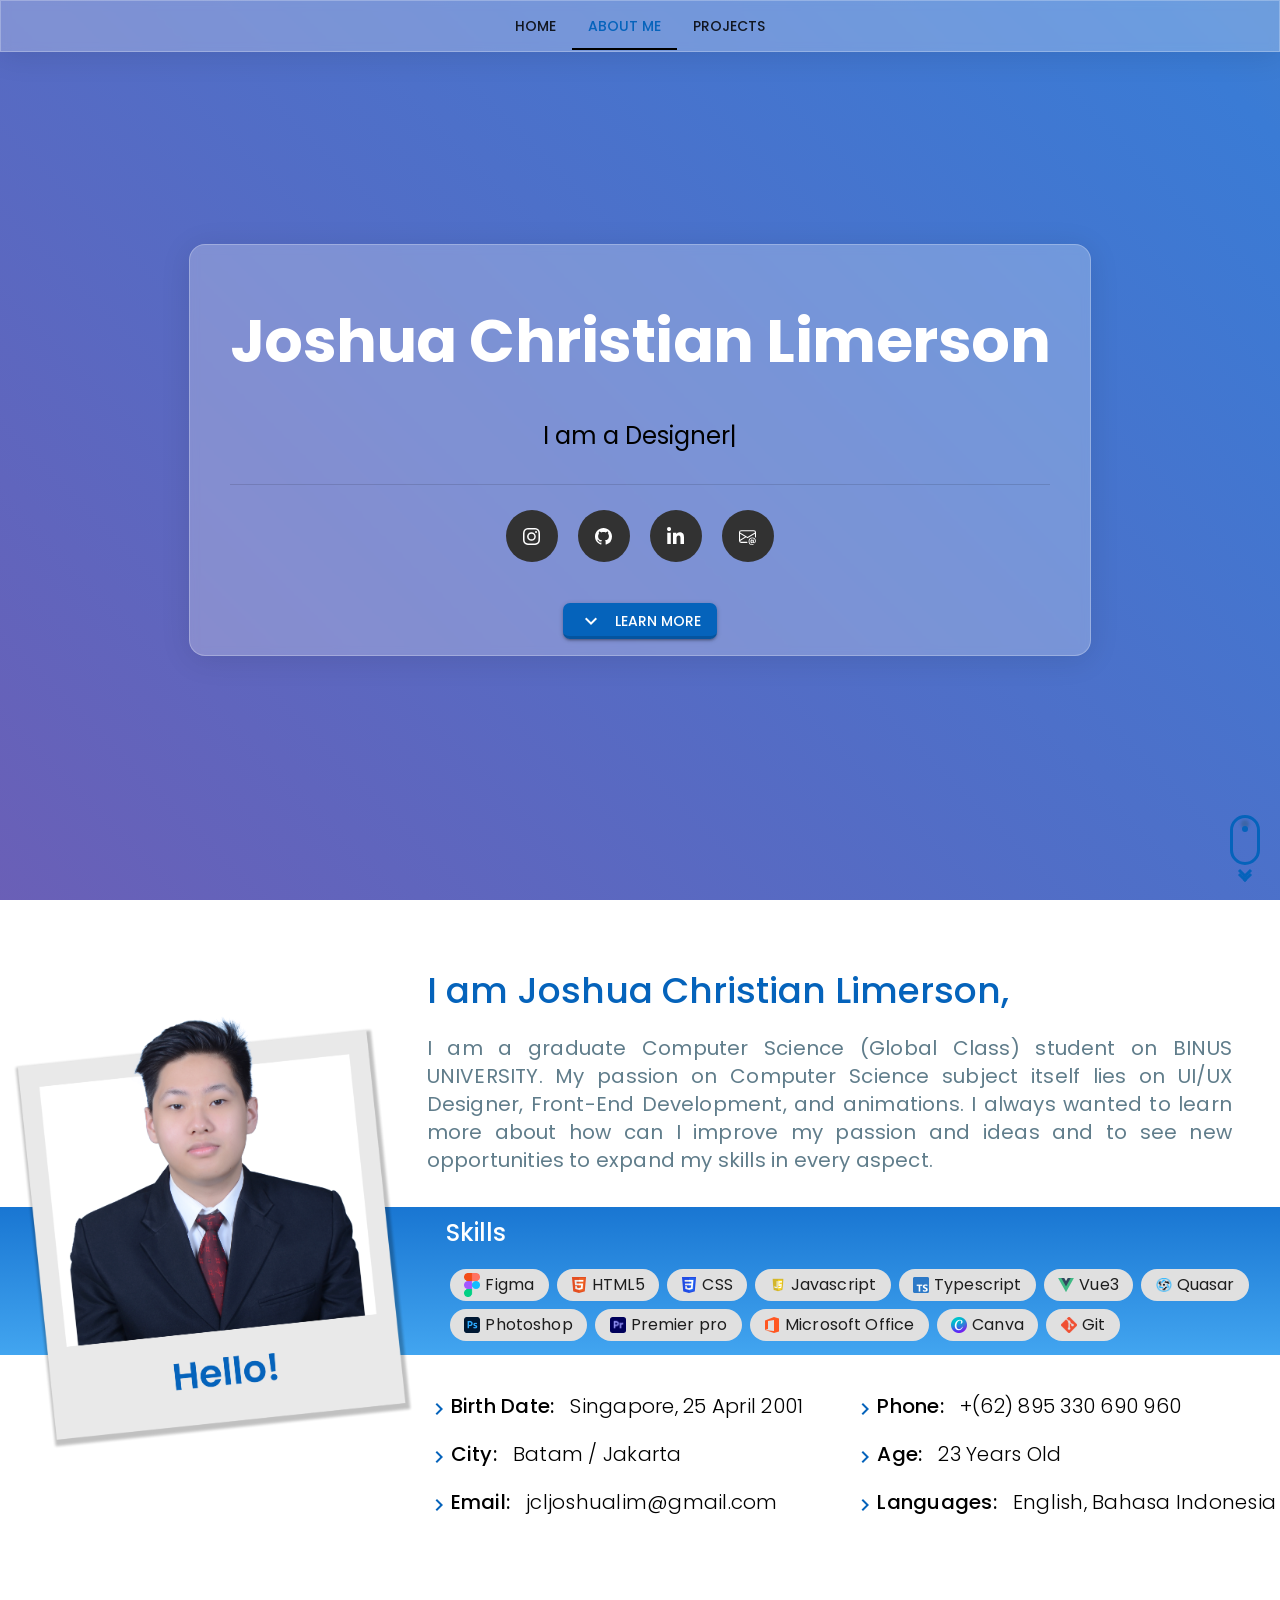
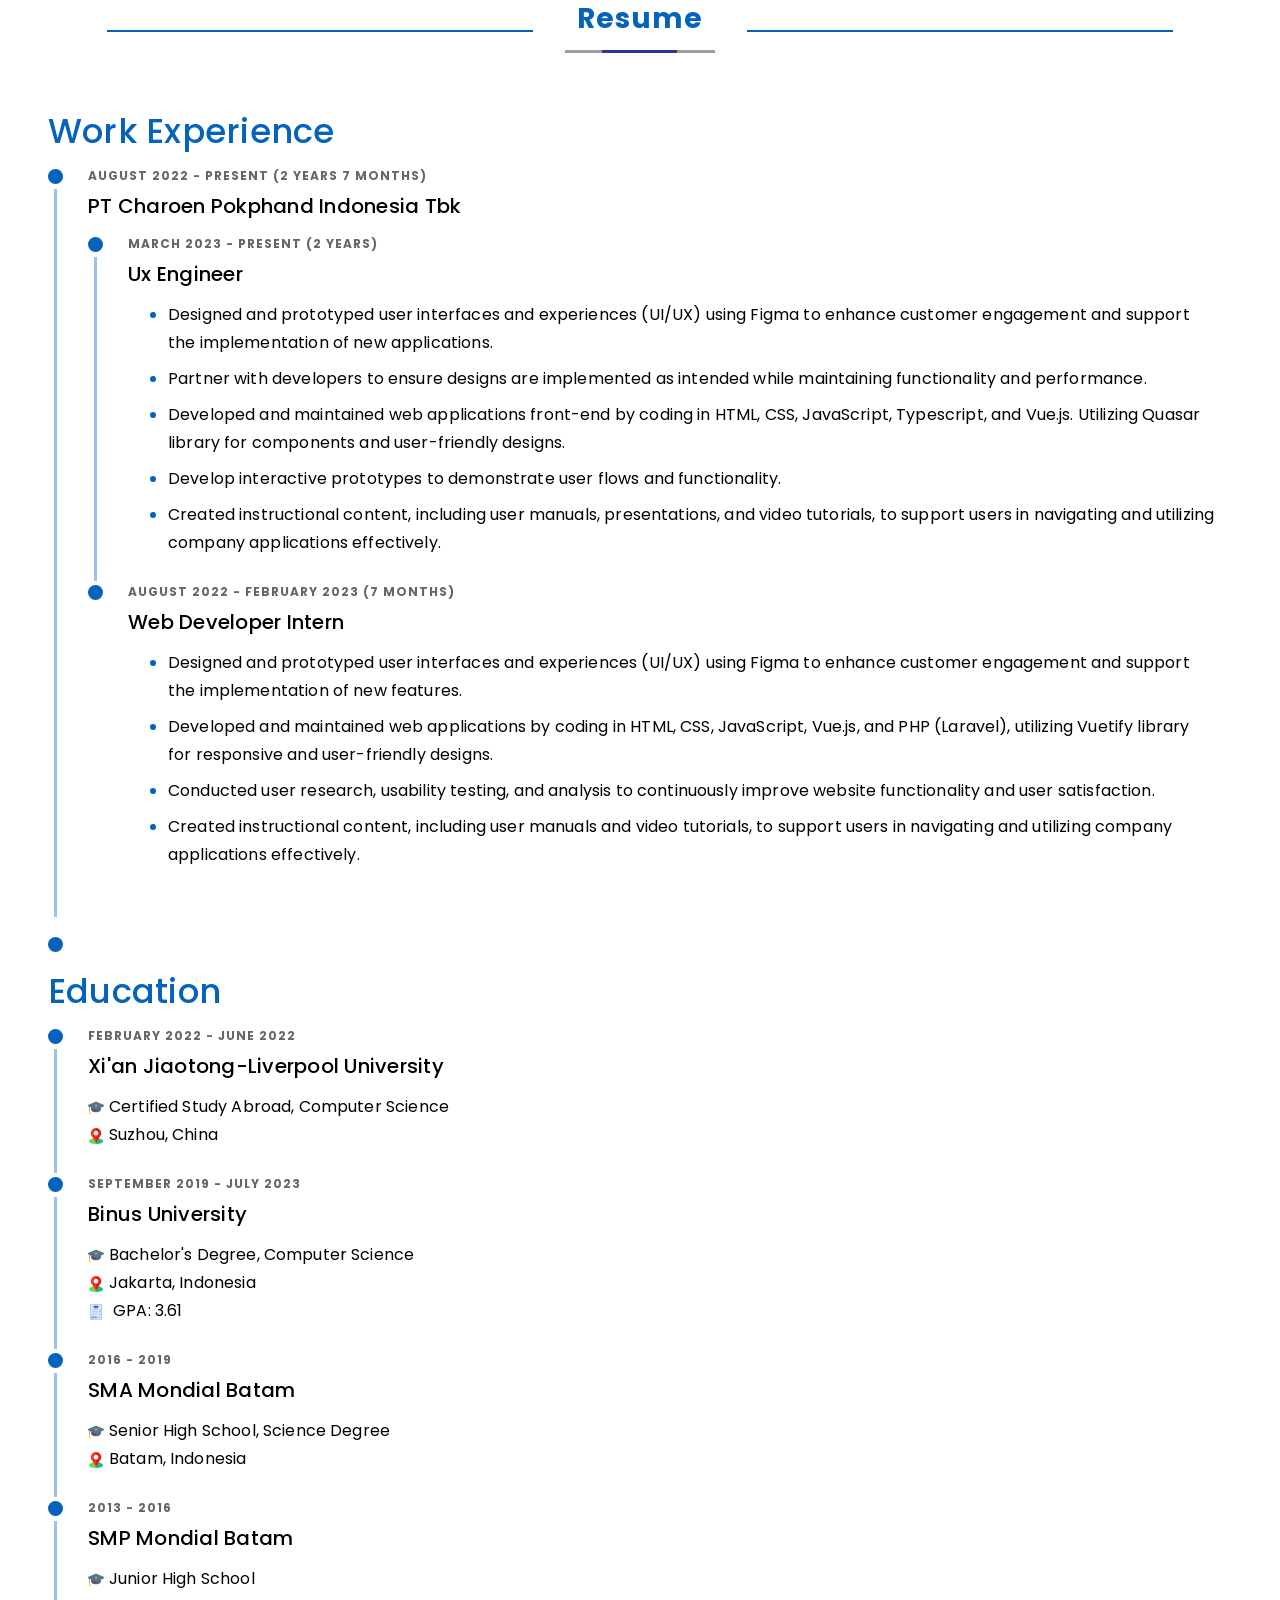
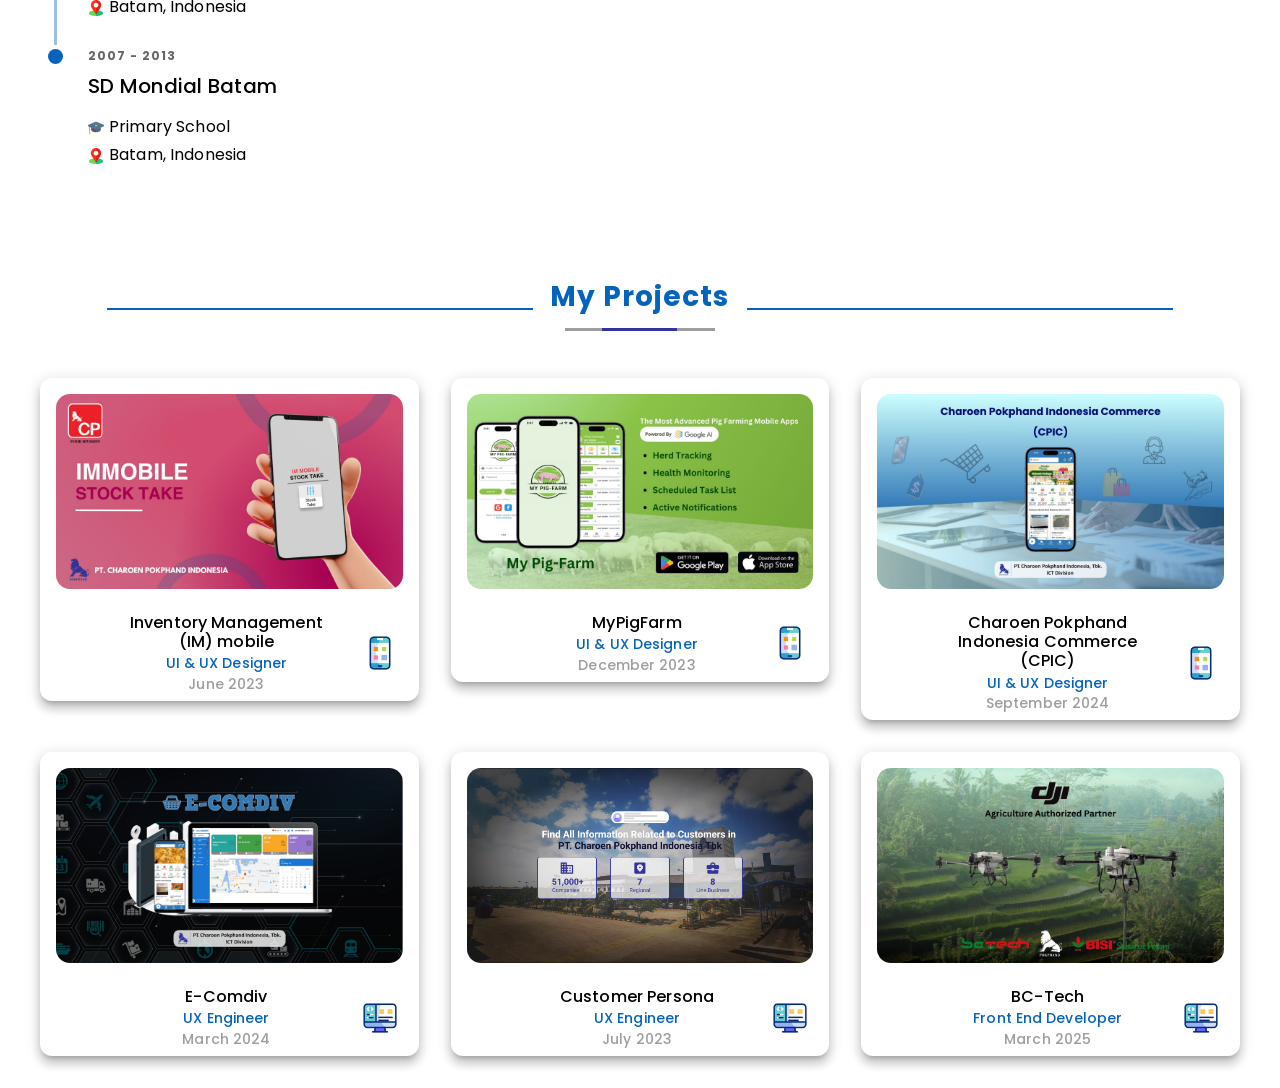
<file: index.html>
<!DOCTYPE html><html><head><title>Joshua Christian Limerson - Portfolio</title><meta charset=utf-8><meta content="" name=description><meta name=format-detection content="telephone=no"><meta name=msapplication-tap-highlight content=no><meta content="width=device-width,initial-scale=1" name=viewport><link rel=icon type=image/png sizes=128x128 href="[data-uri]"><link rel=icon type=image/png sizes=96x96 href="[data-uri]"><link rel=icon type=image/png sizes=32x32 href="[data-uri]"><link rel=icon type=image/png sizes=16x16 href="[data-uri]"><link rel=icon type=image/ico href="/assets/favicon.d861b446.ico"><link rel=stylesheet href="https://fonts.googleapis.com/css2?family=Poppins:wght@100;200;300;400;500;600;700&display=swap">  <script type="module" crossorigin src="/assets/index.465d105b.js"></script>
  <link rel="stylesheet" href="/assets/index.525ff4b1.css">
</head><body><div id=q-app></div></body></html>
</file>
<file: assets/index.525ff4b1.css>
@charset "UTF-8";@import"https://fonts.googleapis.com/css2?family=Poppins:wght@300;400;500;600;700&display=swap";@font-face{font-family:Roboto;font-style:normal;font-weight:100;src:url(/assets/KFOkCnqEu92Fr1MmgVxIIzQ.34e9582c.woff) format("woff")}@font-face{font-family:Roboto;font-style:normal;font-weight:300;src:url(/assets/KFOlCnqEu92Fr1MmSU5fBBc-.bf14c7d7.woff) format("woff")}@font-face{font-family:Roboto;font-style:normal;font-weight:400;src:url(/assets/KFOmCnqEu92Fr1Mu4mxM.f2abf7fb.woff) format("woff")}@font-face{font-family:Roboto;font-style:normal;font-weight:500;src:url(/assets/KFOlCnqEu92Fr1MmEU9fBBc-.9ce7f3ac.woff) format("woff")}@font-face{font-family:Roboto;font-style:normal;font-weight:700;src:url(/assets/KFOlCnqEu92Fr1MmWUlfBBc-.e0fd57c0.woff) format("woff")}@font-face{font-family:Roboto;font-style:normal;font-weight:900;src:url(/assets/KFOlCnqEu92Fr1MmYUtfBBc-.f6537e32.woff) format("woff")}@font-face{font-family:Material Icons;font-style:normal;font-weight:400;font-display:block;src:url(/assets/flUhRq6tzZclQEJ-Vdg-IuiaDsNcIhQ8tQ.4a4dbc62.woff2) format("woff2"),url(/assets/flUhRq6tzZclQEJ-Vdg-IuiaDsNa.fd84f88b.woff) format("woff")}.material-icons{font-family:Material Icons;font-weight:400;font-style:normal;display:inline-block;line-height:1;text-transform:none;letter-spacing:normal;word-wrap:normal;white-space:nowrap;direction:ltr;-webkit-font-smoothing:antialiased;text-rendering:optimizeLegibility;-moz-osx-font-smoothing:grayscale;font-feature-settings:"liga"}@keyframes bounce{0%,20%,53%,to{animation-timing-function:cubic-bezier(.215,.61,.355,1);transform:translateZ(0)}40%,43%{animation-timing-function:cubic-bezier(.755,.05,.855,.06);transform:translate3d(0,-30px,0) scaleY(1.1)}70%{animation-timing-function:cubic-bezier(.755,.05,.855,.06);transform:translate3d(0,-15px,0) scaleY(1.05)}80%{transition-timing-function:cubic-bezier(.215,.61,.355,1);transform:translateZ(0) scaleY(.95)}90%{transform:translate3d(0,-4px,0) scaleY(1.02)}}.bounce{animation-name:bounce;transform-origin:center bottom}@keyframes flash{0%,50%,to{opacity:1}25%,75%{opacity:0}}.flash{animation-name:flash}@keyframes flip{0%{transform:perspective(400px) scaleZ(1) translateZ(0) rotateY(-360deg);animation-timing-function:ease-out}40%{transform:perspective(400px) scaleZ(1) translateZ(150px) rotateY(-190deg);animation-timing-function:ease-out}50%{transform:perspective(400px) scaleZ(1) translateZ(150px) rotateY(-170deg);animation-timing-function:ease-in}80%{transform:perspective(400px) scale3d(.95,.95,.95) translateZ(0) rotateY(0);animation-timing-function:ease-in}to{transform:perspective(400px) scaleZ(1) translateZ(0) rotateY(0);animation-timing-function:ease-in}}.animated.flip{backface-visibility:visible;animation-name:flip}@keyframes headShake{0%{transform:translate(0)}6.5%{transform:translate(-6px) rotateY(-9deg)}18.5%{transform:translate(5px) rotateY(7deg)}31.5%{transform:translate(-3px) rotateY(-5deg)}43.5%{transform:translate(2px) rotateY(3deg)}50%{transform:translate(0)}}.headShake{animation-timing-function:ease-in-out;animation-name:headShake}@keyframes heartBeat{0%{transform:scale(1)}14%{transform:scale(1.3)}28%{transform:scale(1)}42%{transform:scale(1.3)}70%{transform:scale(1)}}.heartBeat{animation-name:heartBeat;animation-duration:calc(var(--animate-duration) * 1.3);animation-timing-function:ease-in-out}@keyframes hinge{0%{animation-timing-function:ease-in-out}20%,60%{transform:rotate3d(0,0,1,80deg);animation-timing-function:ease-in-out}40%,80%{transform:rotate3d(0,0,1,60deg);animation-timing-function:ease-in-out;opacity:1}to{transform:translate3d(0,700px,0);opacity:0}}.hinge{animation-duration:calc(var(--animate-duration) * 2);animation-name:hinge;transform-origin:top left}@keyframes jello{0%,11.1%,to{transform:translateZ(0)}22.2%{transform:skew(-12.5deg) skewY(-12.5deg)}33.3%{transform:skew(6.25deg) skewY(6.25deg)}44.4%{transform:skew(-3.125deg) skewY(-3.125deg)}55.5%{transform:skew(1.5625deg) skewY(1.5625deg)}66.6%{transform:skew(-.78125deg) skewY(-.78125deg)}77.7%{transform:skew(.390625deg) skewY(.390625deg)}88.8%{transform:skew(-.1953125deg) skewY(-.1953125deg)}}.jello{animation-name:jello;transform-origin:center}@keyframes pulse{0%{transform:scaleZ(1)}50%{transform:scale3d(1.05,1.05,1.05)}to{transform:scaleZ(1)}}.pulse{animation-name:pulse;animation-timing-function:ease-in-out}@keyframes rubberBand{0%{transform:scaleZ(1)}30%{transform:scale3d(1.25,.75,1)}40%{transform:scale3d(.75,1.25,1)}50%{transform:scale3d(1.15,.85,1)}65%{transform:scale3d(.95,1.05,1)}75%{transform:scale3d(1.05,.95,1)}to{transform:scaleZ(1)}}.rubberBand{animation-name:rubberBand}@keyframes shake{0%,to{transform:translateZ(0)}10%,30%,50%,70%,90%{transform:translate3d(-10px,0,0)}20%,40%,60%,80%{transform:translate3d(10px,0,0)}}.shake{animation-name:shake}@keyframes shakeX{0%,to{transform:translateZ(0)}10%,30%,50%,70%,90%{transform:translate3d(-10px,0,0)}20%,40%,60%,80%{transform:translate3d(10px,0,0)}}.shakeX{animation-name:shakeX}@keyframes shakeY{0%,to{transform:translateZ(0)}10%,30%,50%,70%,90%{transform:translate3d(0,-10px,0)}20%,40%,60%,80%{transform:translate3d(0,10px,0)}}.shakeY{animation-name:shakeY}@keyframes swing{20%{transform:rotate3d(0,0,1,15deg)}40%{transform:rotate3d(0,0,1,-10deg)}60%{transform:rotate3d(0,0,1,5deg)}80%{transform:rotate3d(0,0,1,-5deg)}to{transform:rotate3d(0,0,1,0)}}.swing{transform-origin:top center;animation-name:swing}@keyframes tada{0%{transform:scaleZ(1)}10%,20%{transform:scale3d(.9,.9,.9) rotate3d(0,0,1,-3deg)}30%,50%,70%,90%{transform:scale3d(1.1,1.1,1.1) rotate3d(0,0,1,3deg)}40%,60%,80%{transform:scale3d(1.1,1.1,1.1) rotate3d(0,0,1,-3deg)}to{transform:scaleZ(1)}}.tada{animation-name:tada}@keyframes wobble{0%{transform:translateZ(0)}15%{transform:translate3d(-25%,0,0) rotate3d(0,0,1,-5deg)}30%{transform:translate3d(20%,0,0) rotate3d(0,0,1,3deg)}45%{transform:translate3d(-15%,0,0) rotate3d(0,0,1,-3deg)}60%{transform:translate3d(10%,0,0) rotate3d(0,0,1,2deg)}75%{transform:translate3d(-5%,0,0) rotate3d(0,0,1,-1deg)}to{transform:translateZ(0)}}.wobble{animation-name:wobble}@keyframes backInDown{0%{transform:translateY(-1200px) scale(.7);opacity:.7}80%{transform:translateY(0) scale(.7);opacity:.7}to{transform:scale(1);opacity:1}}.backInDown{animation-name:backInDown}@keyframes backInLeft{0%{transform:translate(-2000px) scale(.7);opacity:.7}80%{transform:translate(0) scale(.7);opacity:.7}to{transform:scale(1);opacity:1}}.backInLeft{animation-name:backInLeft}@keyframes backInRight{0%{transform:translate(2000px) scale(.7);opacity:.7}80%{transform:translate(0) scale(.7);opacity:.7}to{transform:scale(1);opacity:1}}.backInRight{animation-name:backInRight}@keyframes backInUp{0%{transform:translateY(1200px) scale(.7);opacity:.7}80%{transform:translateY(0) scale(.7);opacity:.7}to{transform:scale(1);opacity:1}}.backInUp{animation-name:backInUp}@keyframes bounceIn{0%,20%,40%,60%,80%,to{animation-timing-function:cubic-bezier(.215,.61,.355,1)}0%{opacity:0;transform:scale3d(.3,.3,.3)}20%{transform:scale3d(1.1,1.1,1.1)}40%{transform:scale3d(.9,.9,.9)}60%{opacity:1;transform:scale3d(1.03,1.03,1.03)}80%{transform:scale3d(.97,.97,.97)}to{opacity:1;transform:scaleZ(1)}}.bounceIn{animation-duration:calc(var(--animate-duration) * .75);animation-name:bounceIn}@keyframes bounceInDown{0%,60%,75%,90%,to{animation-timing-function:cubic-bezier(.215,.61,.355,1)}0%{opacity:0;transform:translate3d(0,-3000px,0) scaleY(3)}60%{opacity:1;transform:translate3d(0,25px,0) scaleY(.9)}75%{transform:translate3d(0,-10px,0) scaleY(.95)}90%{transform:translate3d(0,5px,0) scaleY(.985)}to{transform:translateZ(0)}}.bounceInDown{animation-name:bounceInDown}@keyframes bounceInLeft{0%,60%,75%,90%,to{animation-timing-function:cubic-bezier(.215,.61,.355,1)}0%{opacity:0;transform:translate3d(-3000px,0,0) scaleX(3)}60%{opacity:1;transform:translate3d(25px,0,0) scaleX(1)}75%{transform:translate3d(-10px,0,0) scaleX(.98)}90%{transform:translate3d(5px,0,0) scaleX(.995)}to{transform:translateZ(0)}}.bounceInLeft{animation-name:bounceInLeft}@keyframes bounceInRight{0%,60%,75%,90%,to{animation-timing-function:cubic-bezier(.215,.61,.355,1)}0%{opacity:0;transform:translate3d(3000px,0,0) scaleX(3)}60%{opacity:1;transform:translate3d(-25px,0,0) scaleX(1)}75%{transform:translate3d(10px,0,0) scaleX(.98)}90%{transform:translate3d(-5px,0,0) scaleX(.995)}to{transform:translateZ(0)}}.bounceInRight{animation-name:bounceInRight}@keyframes bounceInUp{0%,60%,75%,90%,to{animation-timing-function:cubic-bezier(.215,.61,.355,1)}0%{opacity:0;transform:translate3d(0,3000px,0) scaleY(5)}60%{opacity:1;transform:translate3d(0,-20px,0) scaleY(.9)}75%{transform:translate3d(0,10px,0) scaleY(.95)}90%{transform:translate3d(0,-5px,0) scaleY(.985)}to{transform:translateZ(0)}}.bounceInUp{animation-name:bounceInUp}@keyframes fadeIn{0%{opacity:0}to{opacity:1}}.fadeIn{animation-name:fadeIn}@keyframes fadeInBottomLeft{0%{opacity:0;transform:translate3d(-100%,100%,0)}to{opacity:1;transform:translateZ(0)}}.fadeInBottomLeft{animation-name:fadeInBottomLeft}@keyframes fadeInBottomRight{0%{opacity:0;transform:translate3d(100%,100%,0)}to{opacity:1;transform:translateZ(0)}}.fadeInBottomRight{animation-name:fadeInBottomRight}@keyframes fadeInDown{0%{opacity:0;transform:translate3d(0,-100%,0)}to{opacity:1;transform:translateZ(0)}}.fadeInDown{animation-name:fadeInDown}@keyframes fadeInDownBig{0%{opacity:0;transform:translate3d(0,-2000px,0)}to{opacity:1;transform:translateZ(0)}}.fadeInDownBig{animation-name:fadeInDownBig}@keyframes fadeInLeft{0%{opacity:0;transform:translate3d(-100%,0,0)}to{opacity:1;transform:translateZ(0)}}.fadeInLeft{animation-name:fadeInLeft}@keyframes fadeInLeftBig{0%{opacity:0;transform:translate3d(-2000px,0,0)}to{opacity:1;transform:translateZ(0)}}.fadeInLeftBig{animation-name:fadeInLeftBig}@keyframes fadeInRight{0%{opacity:0;transform:translate3d(100%,0,0)}to{opacity:1;transform:translateZ(0)}}.fadeInRight{animation-name:fadeInRight}@keyframes fadeInRightBig{0%{opacity:0;transform:translate3d(2000px,0,0)}to{opacity:1;transform:translateZ(0)}}.fadeInRightBig{animation-name:fadeInRightBig}@keyframes fadeInTopLeft{0%{opacity:0;transform:translate3d(-100%,-100%,0)}to{opacity:1;transform:translateZ(0)}}.fadeInTopLeft{animation-name:fadeInTopLeft}@keyframes fadeInTopRight{0%{opacity:0;transform:translate3d(100%,-100%,0)}to{opacity:1;transform:translateZ(0)}}.fadeInTopRight{animation-name:fadeInTopRight}@keyframes fadeInUp{0%{opacity:0;transform:translate3d(0,100%,0)}to{opacity:1;transform:translateZ(0)}}.fadeInUp{animation-name:fadeInUp}@keyframes fadeInUpBig{0%{opacity:0;transform:translate3d(0,2000px,0)}to{opacity:1;transform:translateZ(0)}}.fadeInUpBig{animation-name:fadeInUpBig}@keyframes flipInX{0%{transform:perspective(400px) rotateX(90deg);animation-timing-function:ease-in;opacity:0}40%{transform:perspective(400px) rotateX(-20deg);animation-timing-function:ease-in}60%{transform:perspective(400px) rotateX(10deg);opacity:1}80%{transform:perspective(400px) rotateX(-5deg)}to{transform:perspective(400px)}}.flipInX{backface-visibility:visible!important;animation-name:flipInX}@keyframes flipInY{0%{transform:perspective(400px) rotateY(90deg);animation-timing-function:ease-in;opacity:0}40%{transform:perspective(400px) rotateY(-20deg);animation-timing-function:ease-in}60%{transform:perspective(400px) rotateY(10deg);opacity:1}80%{transform:perspective(400px) rotateY(-5deg)}to{transform:perspective(400px)}}.flipInY{backface-visibility:visible!important;animation-name:flipInY}@keyframes jackInTheBox{0%{opacity:0;transform:scale(.1) rotate(30deg);transform-origin:center bottom}50%{transform:rotate(-10deg)}70%{transform:rotate(3deg)}to{opacity:1;transform:scale(1)}}.jackInTheBox{animation-name:jackInTheBox}@keyframes lightSpeedInLeft{0%{transform:translate3d(-100%,0,0) skew(30deg);opacity:0}60%{transform:skew(-20deg);opacity:1}80%{transform:skew(5deg)}to{transform:translateZ(0)}}.lightSpeedInLeft{animation-name:lightSpeedInLeft;animation-timing-function:ease-out}@keyframes lightSpeedInRight{0%{transform:translate3d(100%,0,0) skew(-30deg);opacity:0}60%{transform:skew(20deg);opacity:1}80%{transform:skew(-5deg)}to{transform:translateZ(0)}}.lightSpeedInRight{animation-name:lightSpeedInRight;animation-timing-function:ease-out}@keyframes rollIn{0%{opacity:0;transform:translate3d(-100%,0,0) rotate3d(0,0,1,-120deg)}to{opacity:1;transform:translateZ(0)}}.rollIn{animation-name:rollIn}@keyframes rotateIn{0%{transform:rotate3d(0,0,1,-200deg);opacity:0}to{transform:translateZ(0);opacity:1}}.rotateIn{animation-name:rotateIn;transform-origin:center}@keyframes rotateInDownLeft{0%{transform:rotate3d(0,0,1,-45deg);opacity:0}to{transform:translateZ(0);opacity:1}}.rotateInDownLeft{animation-name:rotateInDownLeft;transform-origin:left bottom}@keyframes rotateInDownRight{0%{transform:rotate3d(0,0,1,45deg);opacity:0}to{transform:translateZ(0);opacity:1}}.rotateInDownRight{animation-name:rotateInDownRight;transform-origin:right bottom}@keyframes rotateInUpLeft{0%{transform:rotate3d(0,0,1,45deg);opacity:0}to{transform:translateZ(0);opacity:1}}.rotateInUpLeft{animation-name:rotateInUpLeft;transform-origin:left bottom}@keyframes rotateInUpRight{0%{transform:rotate3d(0,0,1,-90deg);opacity:0}to{transform:translateZ(0);opacity:1}}.rotateInUpRight{animation-name:rotateInUpRight;transform-origin:right bottom}@keyframes slideInDown{0%{transform:translate3d(0,-100%,0);visibility:visible}to{transform:translateZ(0)}}.slideInDown{animation-name:slideInDown}@keyframes slideInLeft{0%{transform:translate3d(-100%,0,0);visibility:visible}to{transform:translateZ(0)}}.slideInLeft{animation-name:slideInLeft}@keyframes slideInRight{0%{transform:translate3d(100%,0,0);visibility:visible}to{transform:translateZ(0)}}.slideInRight{animation-name:slideInRight}@keyframes slideInUp{0%{transform:translate3d(0,100%,0);visibility:visible}to{transform:translateZ(0)}}.slideInUp{animation-name:slideInUp}@keyframes zoomIn{0%{opacity:0;transform:scale3d(.3,.3,.3)}50%{opacity:1}}.zoomIn{animation-name:zoomIn}@keyframes zoomInDown{0%{opacity:0;transform:scale3d(.1,.1,.1) translate3d(0,-1000px,0);animation-timing-function:cubic-bezier(.55,.055,.675,.19)}60%{opacity:1;transform:scale3d(.475,.475,.475) translate3d(0,60px,0);animation-timing-function:cubic-bezier(.175,.885,.32,1)}}.zoomInDown{animation-name:zoomInDown}@keyframes zoomInLeft{0%{opacity:0;transform:scale3d(.1,.1,.1) translate3d(-1000px,0,0);animation-timing-function:cubic-bezier(.55,.055,.675,.19)}60%{opacity:1;transform:scale3d(.475,.475,.475) translate3d(10px,0,0);animation-timing-function:cubic-bezier(.175,.885,.32,1)}}.zoomInLeft{animation-name:zoomInLeft}@keyframes zoomInRight{0%{opacity:0;transform:scale3d(.1,.1,.1) translate3d(1000px,0,0);animation-timing-function:cubic-bezier(.55,.055,.675,.19)}60%{opacity:1;transform:scale3d(.475,.475,.475) translate3d(-10px,0,0);animation-timing-function:cubic-bezier(.175,.885,.32,1)}}.zoomInRight{animation-name:zoomInRight}@keyframes zoomInUp{0%{opacity:0;transform:scale3d(.1,.1,.1) translate3d(0,1000px,0);animation-timing-function:cubic-bezier(.55,.055,.675,.19)}60%{opacity:1;transform:scale3d(.475,.475,.475) translate3d(0,-60px,0);animation-timing-function:cubic-bezier(.175,.885,.32,1)}}.zoomInUp{animation-name:zoomInUp}@keyframes backOutDown{0%{transform:scale(1);opacity:1}20%{transform:translateY(0) scale(.7);opacity:.7}to{transform:translateY(700px) scale(.7);opacity:.7}}.backOutDown{animation-name:backOutDown}@keyframes backOutLeft{0%{transform:scale(1);opacity:1}20%{transform:translate(0) scale(.7);opacity:.7}to{transform:translate(-2000px) scale(.7);opacity:.7}}.backOutLeft{animation-name:backOutLeft}@keyframes backOutRight{0%{transform:scale(1);opacity:1}20%{transform:translate(0) scale(.7);opacity:.7}to{transform:translate(2000px) scale(.7);opacity:.7}}.backOutRight{animation-name:backOutRight}@keyframes backOutUp{0%{transform:scale(1);opacity:1}20%{transform:translateY(0) scale(.7);opacity:.7}to{transform:translateY(-700px) scale(.7);opacity:.7}}.backOutUp{animation-name:backOutUp}@keyframes bounceOut{20%{transform:scale3d(.9,.9,.9)}50%,55%{opacity:1;transform:scale3d(1.1,1.1,1.1)}to{opacity:0;transform:scale3d(.3,.3,.3)}}.bounceOut{animation-duration:calc(var(--animate-duration) * .75);animation-name:bounceOut}@keyframes bounceOutDown{20%{transform:translate3d(0,10px,0) scaleY(.985)}40%,45%{opacity:1;transform:translate3d(0,-20px,0) scaleY(.9)}to{opacity:0;transform:translate3d(0,2000px,0) scaleY(3)}}.bounceOutDown{animation-name:bounceOutDown}@keyframes bounceOutLeft{20%{opacity:1;transform:translate3d(20px,0,0) scaleX(.9)}to{opacity:0;transform:translate3d(-2000px,0,0) scaleX(2)}}.bounceOutLeft{animation-name:bounceOutLeft}@keyframes bounceOutRight{20%{opacity:1;transform:translate3d(-20px,0,0) scaleX(.9)}to{opacity:0;transform:translate3d(2000px,0,0) scaleX(2)}}.bounceOutRight{animation-name:bounceOutRight}@keyframes bounceOutUp{20%{transform:translate3d(0,-10px,0) scaleY(.985)}40%,45%{opacity:1;transform:translate3d(0,20px,0) scaleY(.9)}to{opacity:0;transform:translate3d(0,-2000px,0) scaleY(3)}}.bounceOutUp{animation-name:bounceOutUp}@keyframes fadeOut{0%{opacity:1}to{opacity:0}}.fadeOut{animation-name:fadeOut}@keyframes fadeOutBottomLeft{0%{opacity:1;transform:translateZ(0)}to{opacity:0;transform:translate3d(-100%,100%,0)}}.fadeOutBottomLeft{animation-name:fadeOutBottomLeft}@keyframes fadeOutBottomRight{0%{opacity:1;transform:translateZ(0)}to{opacity:0;transform:translate3d(100%,100%,0)}}.fadeOutBottomRight{animation-name:fadeOutBottomRight}@keyframes fadeOutDown{0%{opacity:1}to{opacity:0;transform:translate3d(0,100%,0)}}.fadeOutDown{animation-name:fadeOutDown}@keyframes fadeOutDownBig{0%{opacity:1}to{opacity:0;transform:translate3d(0,2000px,0)}}.fadeOutDownBig{animation-name:fadeOutDownBig}@keyframes fadeOutLeft{0%{opacity:1}to{opacity:0;transform:translate3d(-100%,0,0)}}.fadeOutLeft{animation-name:fadeOutLeft}@keyframes fadeOutLeftBig{0%{opacity:1}to{opacity:0;transform:translate3d(-2000px,0,0)}}.fadeOutLeftBig{animation-name:fadeOutLeftBig}@keyframes fadeOutRight{0%{opacity:1}to{opacity:0;transform:translate3d(100%,0,0)}}.fadeOutRight{animation-name:fadeOutRight}@keyframes fadeOutRightBig{0%{opacity:1}to{opacity:0;transform:translate3d(2000px,0,0)}}.fadeOutRightBig{animation-name:fadeOutRightBig}@keyframes fadeOutTopLeft{0%{opacity:1;transform:translateZ(0)}to{opacity:0;transform:translate3d(-100%,-100%,0)}}.fadeOutTopLeft{animation-name:fadeOutTopLeft}@keyframes fadeOutTopRight{0%{opacity:1;transform:translateZ(0)}to{opacity:0;transform:translate3d(100%,-100%,0)}}.fadeOutTopRight{animation-name:fadeOutTopRight}@keyframes fadeOutUp{0%{opacity:1}to{opacity:0;transform:translate3d(0,-100%,0)}}.fadeOutUp{animation-name:fadeOutUp}@keyframes fadeOutUpBig{0%{opacity:1}to{opacity:0;transform:translate3d(0,-2000px,0)}}.fadeOutUpBig{animation-name:fadeOutUpBig}@keyframes flipOutX{0%{transform:perspective(400px)}30%{transform:perspective(400px) rotateX(-20deg);opacity:1}to{transform:perspective(400px) rotateX(90deg);opacity:0}}.flipOutX{animation-duration:calc(var(--animate-duration) * .75);animation-name:flipOutX;backface-visibility:visible!important}@keyframes flipOutY{0%{transform:perspective(400px)}30%{transform:perspective(400px) rotateY(-15deg);opacity:1}to{transform:perspective(400px) rotateY(90deg);opacity:0}}.flipOutY{animation-duration:calc(var(--animate-duration) * .75);backface-visibility:visible!important;animation-name:flipOutY}@keyframes lightSpeedOutLeft{0%{opacity:1}to{transform:translate3d(-100%,0,0) skew(-30deg);opacity:0}}.lightSpeedOutLeft{animation-name:lightSpeedOutLeft;animation-timing-function:ease-in}@keyframes lightSpeedOutRight{0%{opacity:1}to{transform:translate3d(100%,0,0) skew(30deg);opacity:0}}.lightSpeedOutRight{animation-name:lightSpeedOutRight;animation-timing-function:ease-in}@keyframes rollOut{0%{opacity:1}to{opacity:0;transform:translate3d(100%,0,0) rotate3d(0,0,1,120deg)}}.rollOut{animation-name:rollOut}@keyframes rotateOut{0%{opacity:1}to{transform:rotate3d(0,0,1,200deg);opacity:0}}.rotateOut{animation-name:rotateOut;transform-origin:center}@keyframes rotateOutDownLeft{0%{opacity:1}to{transform:rotate3d(0,0,1,45deg);opacity:0}}.rotateOutDownLeft{animation-name:rotateOutDownLeft;transform-origin:left bottom}@keyframes rotateOutDownRight{0%{opacity:1}to{transform:rotate3d(0,0,1,-45deg);opacity:0}}.rotateOutDownRight{animation-name:rotateOutDownRight;transform-origin:right bottom}@keyframes rotateOutUpLeft{0%{opacity:1}to{transform:rotate3d(0,0,1,-45deg);opacity:0}}.rotateOutUpLeft{animation-name:rotateOutUpLeft;transform-origin:left bottom}@keyframes rotateOutUpRight{0%{opacity:1}to{transform:rotate3d(0,0,1,90deg);opacity:0}}.rotateOutUpRight{animation-name:rotateOutUpRight;transform-origin:right bottom}@keyframes slideOutDown{0%{transform:translateZ(0)}to{visibility:hidden;transform:translate3d(0,100%,0)}}.slideOutDown{animation-name:slideOutDown}@keyframes slideOutLeft{0%{transform:translateZ(0)}to{visibility:hidden;transform:translate3d(-100%,0,0)}}.slideOutLeft{animation-name:slideOutLeft}@keyframes slideOutRight{0%{transform:translateZ(0)}to{visibility:hidden;transform:translate3d(100%,0,0)}}.slideOutRight{animation-name:slideOutRight}@keyframes slideOutUp{0%{transform:translateZ(0)}to{visibility:hidden;transform:translate3d(0,-100%,0)}}.slideOutUp{animation-name:slideOutUp}@keyframes zoomOut{0%{opacity:1}50%{opacity:0;transform:scale3d(.3,.3,.3)}to{opacity:0}}.zoomOut{animation-name:zoomOut}@keyframes zoomOutDown{40%{opacity:1;transform:scale3d(.475,.475,.475) translate3d(0,-60px,0);animation-timing-function:cubic-bezier(.55,.055,.675,.19)}to{opacity:0;transform:scale3d(.1,.1,.1) translate3d(0,2000px,0);animation-timing-function:cubic-bezier(.175,.885,.32,1)}}.zoomOutDown{animation-name:zoomOutDown;transform-origin:center bottom}@keyframes zoomOutLeft{40%{opacity:1;transform:scale3d(.475,.475,.475) translate3d(42px,0,0)}to{opacity:0;transform:scale(.1) translate3d(-2000px,0,0)}}.zoomOutLeft{animation-name:zoomOutLeft;transform-origin:left center}@keyframes zoomOutRight{40%{opacity:1;transform:scale3d(.475,.475,.475) translate3d(-42px,0,0)}to{opacity:0;transform:scale(.1) translate3d(2000px,0,0)}}.zoomOutRight{animation-name:zoomOutRight;transform-origin:right center}@keyframes zoomOutUp{40%{opacity:1;transform:scale3d(.475,.475,.475) translate3d(0,60px,0);animation-timing-function:cubic-bezier(.55,.055,.675,.19)}to{opacity:0;transform:scale3d(.1,.1,.1) translate3d(0,-2000px,0);animation-timing-function:cubic-bezier(.175,.885,.32,1)}}.zoomOutUp{animation-name:zoomOutUp;transform-origin:center bottom}/*!
 * * Quasar Framework v2.16.6
 * * (c) 2015-present Razvan Stoenescu
 * * Released under the MIT License.
 * */*,*:before,*:after{box-sizing:inherit;-webkit-tap-highlight-color:transparent;-moz-tap-highlight-color:transparent}html,body,#q-app{width:100%;direction:ltr}body.platform-ios.within-iframe,body.platform-ios.within-iframe #q-app{width:100px;min-width:100%}html,body{margin:0;box-sizing:border-box}article,aside,details,figcaption,figure,footer,header,main,menu,nav,section,summary{display:block}abbr[title]{border-bottom:none;text-decoration:underline;-webkit-text-decoration:underline dotted;text-decoration:underline dotted}img{border-style:none}code,kbd,pre,samp{font-family:monospace,monospace;font-size:1em}hr{box-sizing:content-box;height:0;overflow:visible}button,input,optgroup,select,textarea{font:inherit;font-family:inherit;margin:0}optgroup{font-weight:700}button,input,select{overflow:visible;text-transform:none}button::-moz-focus-inner,input::-moz-focus-inner{border:0;padding:0}button:-moz-focusring,input:-moz-focusring{outline:1px dotted ButtonText}fieldset{padding:.35em .75em .625em}legend{box-sizing:border-box;color:inherit;display:table;max-width:100%;padding:0;white-space:normal}progress{vertical-align:baseline}textarea{overflow:auto}input[type=search]::-webkit-search-cancel-button,input[type=search]::-webkit-search-decoration{-webkit-appearance:none}.q-icon{line-height:1;width:1em;height:1em;flex-shrink:0;letter-spacing:normal;text-transform:none;white-space:nowrap;word-wrap:normal;direction:ltr;text-align:center;position:relative;box-sizing:content-box;fill:currentColor}.q-icon:before,.q-icon:after{width:100%;height:100%;display:flex!important;align-items:center;justify-content:center}.q-icon>svg,.q-icon>img{width:100%;height:100%}.q-icon,.material-icons,.material-icons-outlined,.material-icons-round,.material-icons-sharp,.material-symbols-outlined,.material-symbols-rounded,.material-symbols-sharp{-webkit-user-select:none;user-select:none;cursor:inherit;font-size:inherit;display:inline-flex;align-items:center;justify-content:center;vertical-align:middle}.q-panel{height:100%;width:100%}.q-panel>div{height:100%;width:100%}.q-panel-parent{overflow:hidden;position:relative}.q-loading-bar{position:fixed;z-index:9998;transition:transform .5s cubic-bezier(0,0,.2,1),opacity .5s;background:#f44336}.q-loading-bar--top{left:0;right:0;top:0;width:100%}.q-loading-bar--bottom{left:0;right:0;bottom:0;width:100%}.q-loading-bar--right{top:0;bottom:0;right:0;height:100%}.q-loading-bar--left{top:0;bottom:0;left:0;height:100%}.q-avatar{position:relative;vertical-align:middle;display:inline-block;border-radius:50%;font-size:48px;height:1em;width:1em}.q-avatar__content{font-size:.5em;line-height:.5em}.q-avatar__content,.q-avatar img:not(.q-icon):not(.q-img__image){border-radius:inherit;height:inherit;width:inherit}.q-avatar--square{border-radius:0}.q-badge{background-color:var(--q-primary);color:#fff;padding:2px 6px;border-radius:4px;font-size:12px;line-height:12px;min-height:12px;font-weight:400;vertical-align:baseline}.q-badge--single-line{white-space:nowrap}.q-badge--multi-line{word-break:break-all;word-wrap:break-word}.q-badge--floating{position:absolute;top:-4px;right:-3px;cursor:inherit}.q-badge--transparent{opacity:.8}.q-badge--outline{background-color:transparent;border:1px solid currentColor}.q-badge--rounded{border-radius:1em}.q-banner{min-height:54px;padding:8px 16px;background:#fff}.q-banner--top-padding{padding-top:14px}.q-banner__avatar{min-width:1px!important}.q-banner__avatar>.q-avatar{font-size:46px}.q-banner__avatar>.q-icon{font-size:40px}.q-banner__avatar:not(:empty)+.q-banner__content{padding-left:16px}.q-banner__actions.col-auto{padding-left:16px}.q-banner__actions.col-all .q-btn-item{margin:4px 0 0 4px}.q-banner--dense{min-height:32px;padding:8px}.q-banner--dense.q-banner--top-padding{padding-top:12px}.q-banner--dense .q-banner__avatar>.q-avatar,.q-banner--dense .q-banner__avatar>.q-icon{font-size:28px}.q-banner--dense .q-banner__avatar:not(:empty)+.q-banner__content{padding-left:8px}.q-banner--dense .q-banner__actions.col-auto{padding-left:8px}.q-bar{background:rgba(0,0,0,.2)}.q-bar>.q-icon{margin-left:2px}.q-bar>div,.q-bar>div+.q-icon{margin-left:8px}.q-bar>.q-btn{margin-left:2px}.q-bar>.q-icon:first-child,.q-bar>.q-btn:first-child,.q-bar>div:first-child{margin-left:0}.q-bar--standard{padding:0 12px;height:32px;font-size:18px}.q-bar--standard>div{font-size:16px}.q-bar--standard .q-btn{font-size:11px}.q-bar--dense{padding:0 8px;height:24px;font-size:14px}.q-bar--dense .q-btn{font-size:8px}.q-bar--dark{background:rgba(255,255,255,.15)}.q-breadcrumbs__el{color:inherit}.q-breadcrumbs__el-icon{font-size:125%}.q-breadcrumbs__el-icon--with-label{margin-right:8px}[dir=rtl] .q-breadcrumbs__separator .q-icon{transform:scaleX(-1)}.q-btn{display:inline-flex;flex-direction:column;align-items:stretch;position:relative;outline:0;border:0;vertical-align:middle;font-size:14px;line-height:1.715em;text-decoration:none;color:inherit;background:transparent;font-weight:500;text-transform:uppercase;text-align:center;width:auto;height:auto;cursor:default;padding:4px 16px;min-height:2.572em}.q-btn .q-icon,.q-btn .q-spinner{font-size:1.715em}.q-btn.disabled{opacity:.7!important}.q-btn:before{content:"";display:block;position:absolute;left:0;right:0;top:0;bottom:0;border-radius:inherit;box-shadow:0 1px 5px #0003,0 2px 2px #00000024,0 3px 1px -2px #0000001f}.q-btn--actionable{cursor:pointer}.q-btn--actionable.q-btn--standard:before{transition:box-shadow .3s cubic-bezier(.25,.8,.5,1)}.q-btn--actionable.q-btn--standard:active:before,.q-btn--actionable.q-btn--standard.q-btn--active:before{box-shadow:0 3px 5px -1px #0003,0 5px 8px #00000024,0 1px 14px #0000001f}.q-btn--no-uppercase{text-transform:none}.q-btn--rectangle{border-radius:3px}.q-btn--outline{background:transparent!important}.q-btn--outline:before{border:1px solid currentColor}.q-btn--push{border-radius:7px}.q-btn--push:before{border-bottom:3px solid rgba(0,0,0,.15)}.q-btn--push.q-btn--actionable{transition:transform .3s cubic-bezier(.25,.8,.5,1)}.q-btn--push.q-btn--actionable:before{transition:border-width .3s cubic-bezier(.25,.8,.5,1)}.q-btn--push.q-btn--actionable:active,.q-btn--push.q-btn--actionable.q-btn--active{transform:translateY(2px)}.q-btn--push.q-btn--actionable:active:before,.q-btn--push.q-btn--actionable.q-btn--active:before{border-bottom-width:0}.q-btn--rounded{border-radius:28px}.q-btn--round{border-radius:50%;padding:0;min-width:3em;min-height:3em}.q-btn--square{border-radius:0}.q-btn--flat:before,.q-btn--outline:before,.q-btn--unelevated:before{box-shadow:none}.q-btn--dense{padding:.285em;min-height:2em}.q-btn--dense.q-btn--round{padding:0;min-height:2.4em;min-width:2.4em}.q-btn--dense .on-left{margin-right:6px}.q-btn--dense .on-right{margin-left:6px}.q-btn--fab .q-icon,.q-btn--fab-mini .q-icon{font-size:24px}.q-btn--fab{padding:16px;min-height:56px;min-width:56px}.q-btn--fab .q-icon{margin:auto}.q-btn--fab-mini{padding:8px;min-height:40px;min-width:40px}.q-btn__content{transition:opacity .3s;z-index:0}.q-btn__content--hidden{opacity:0;pointer-events:none}.q-btn__progress{border-radius:inherit;z-index:0}.q-btn__progress-indicator{z-index:-1;transform:translate(-100%);background:rgba(255,255,255,.25)}.q-btn__progress--dark .q-btn__progress-indicator{background:rgba(0,0,0,.2)}.q-btn--flat .q-btn__progress-indicator,.q-btn--outline .q-btn__progress-indicator{opacity:.2;background:currentColor}.q-btn-dropdown--split .q-btn-dropdown__arrow-container{padding:0 4px}.q-btn-dropdown--split .q-btn-dropdown__arrow-container.q-btn--outline{border-left:1px solid currentColor}.q-btn-dropdown--split .q-btn-dropdown__arrow-container:not(.q-btn--outline){border-left:1px solid rgba(255,255,255,.3)}.q-btn-dropdown--simple *+.q-btn-dropdown__arrow{margin-left:8px}.q-btn-dropdown__arrow{transition:transform .28s}.q-btn-dropdown--current{flex-grow:1}.q-btn-group{border-radius:3px;box-shadow:0 1px 5px #0003,0 2px 2px #00000024,0 3px 1px -2px #0000001f;vertical-align:middle}.q-btn-group>.q-btn-item{border-radius:inherit;align-self:stretch}.q-btn-group>.q-btn-item:before{box-shadow:none}.q-btn-group>.q-btn-item .q-badge--floating{right:0}.q-btn-group>.q-btn-group{box-shadow:none}.q-btn-group>.q-btn-group:first-child>.q-btn:first-child{border-top-left-radius:inherit;border-bottom-left-radius:inherit}.q-btn-group>.q-btn-group:last-child>.q-btn:last-child{border-top-right-radius:inherit;border-bottom-right-radius:inherit}.q-btn-group>.q-btn-group:not(:first-child)>.q-btn:first-child:before{border-left:0}.q-btn-group>.q-btn-group:not(:last-child)>.q-btn:last-child:before{border-right:0}.q-btn-group>.q-btn-item:not(:last-child){border-top-right-radius:0;border-bottom-right-radius:0}.q-btn-group>.q-btn-item:not(:first-child){border-top-left-radius:0;border-bottom-left-radius:0}.q-btn-group>.q-btn-item.q-btn--standard:before{z-index:-1}.q-btn-group--push{border-radius:7px}.q-btn-group--push>.q-btn--push.q-btn--actionable{transform:none}.q-btn-group--push>.q-btn--push.q-btn--actionable .q-btn__content{transition:margin-top .3s cubic-bezier(.25,.8,.5,1),margin-bottom .3s cubic-bezier(.25,.8,.5,1)}.q-btn-group--push>.q-btn--push.q-btn--actionable:active .q-btn__content,.q-btn-group--push>.q-btn--push.q-btn--actionable.q-btn--active .q-btn__content{margin-top:2px;margin-bottom:-2px}.q-btn-group--rounded{border-radius:28px}.q-btn-group--square{border-radius:0}.q-btn-group--flat,.q-btn-group--outline,.q-btn-group--unelevated{box-shadow:none}.q-btn-group--outline>.q-separator{display:none}.q-btn-group--outline>.q-btn-item+.q-btn-item:before{border-left:0}.q-btn-group--outline>.q-btn-item:not(:last-child):before{border-right:0}.q-btn-group--stretch{align-self:stretch;border-radius:0}.q-btn-group--glossy>.q-btn-item{background-image:linear-gradient(to bottom,rgba(255,255,255,.3),rgba(255,255,255,0) 50%,rgba(0,0,0,.12) 51%,rgba(0,0,0,.04))!important}.q-btn-group--spread>.q-btn-group{display:flex!important}.q-btn-group--spread>.q-btn-item,.q-btn-group--spread>.q-btn-group>.q-btn-item:not(.q-btn-dropdown__arrow-container){width:auto;min-width:0;max-width:100%;flex:10000 1 0%}.q-btn-toggle{position:relative}.q-card{box-shadow:0 1px 5px #0003,0 2px 2px #00000024,0 3px 1px -2px #0000001f;border-radius:4px;vertical-align:top;background:#fff;position:relative}.q-card>div:not(.q--avoid-card-border),.q-card>img:not(.q--avoid-card-border){border-radius:0}.q-card>div:nth-child(1 of :not(.q--avoid-card-border)),.q-card>img:nth-child(1 of :not(.q--avoid-card-border)){border-top:0;border-top-left-radius:inherit;border-top-right-radius:inherit}.q-card>div:nth-last-child(1 of :not(.q--avoid-card-border)),.q-card>img:nth-last-child(1 of :not(.q--avoid-card-border)){border-bottom:0;border-bottom-left-radius:inherit;border-bottom-right-radius:inherit}.q-card>div:not(.q--avoid-card-border){border-left:0;border-right:0;box-shadow:none}.q-card--bordered{border:1px solid rgba(0,0,0,.12)}.q-card--dark{border-color:#ffffff47;box-shadow:0 1px 5px #fff3,0 2px 2px #ffffff24,0 3px 1px -2px #ffffff1f}.q-card__section{position:relative}.q-card__section--vert{padding:16px}.q-card__section--horiz>div:not(.q--avoid-card-border),.q-card__section--horiz>img:not(.q--avoid-card-border){border-radius:0}.q-card__section--horiz>div:nth-child(1 of :not(.q--avoid-card-border)),.q-card__section--horiz>img:nth-child(1 of :not(.q--avoid-card-border)){border-top-left-radius:inherit;border-bottom-left-radius:inherit}.q-card__section--horiz>div:nth-last-child(1 of :not(.q--avoid-card-border)),.q-card__section--horiz>img:nth-last-child(1 of :not(.q--avoid-card-border)){border-top-right-radius:inherit;border-bottom-right-radius:inherit}.q-card__section--horiz>div:not(.q--avoid-card-border){border-top:0;border-bottom:0;box-shadow:none}.q-card__actions{padding:8px;align-items:center}.q-card__actions .q-btn--rectangle{padding:0 8px}.q-card__actions--horiz>.q-btn-item+.q-btn-item,.q-card__actions--horiz>.q-btn-group+.q-btn-item,.q-card__actions--horiz>.q-btn-item+.q-btn-group{margin-left:8px}.q-card__actions--vert>.q-btn-item.q-btn--round{align-self:center}.q-card__actions--vert>.q-btn-item+.q-btn-item,.q-card__actions--vert>.q-btn-group+.q-btn-item,.q-card__actions--vert>.q-btn-item+.q-btn-group{margin-top:4px}.q-card__actions--vert>.q-btn-group>.q-btn-item{flex-grow:1}.q-card>img{display:block;width:100%;max-width:100%;border:0}.q-carousel{background-color:#fff;height:400px}.q-carousel__slide{min-height:100%;background-size:cover;background-position:50%}.q-carousel__slide,.q-carousel .q-carousel--padding{padding:16px}.q-carousel__slides-container{height:100%}.q-carousel__control{color:#fff}.q-carousel__arrow{pointer-events:none}.q-carousel__arrow .q-icon{font-size:28px}.q-carousel__arrow .q-btn{pointer-events:all}.q-carousel__prev-arrow--horizontal,.q-carousel__next-arrow--horizontal{top:16px;bottom:16px}.q-carousel__prev-arrow--horizontal{left:16px}.q-carousel__next-arrow--horizontal{right:16px}.q-carousel__prev-arrow--vertical,.q-carousel__next-arrow--vertical{left:16px;right:16px}.q-carousel__prev-arrow--vertical{top:16px}.q-carousel__next-arrow--vertical{bottom:16px}.q-carousel__navigation--top,.q-carousel__navigation--bottom{left:16px;right:16px;overflow-x:auto;overflow-y:hidden}.q-carousel__navigation--top{top:16px}.q-carousel__navigation--bottom{bottom:16px}.q-carousel__navigation--left,.q-carousel__navigation--right{top:16px;bottom:16px;overflow-x:hidden;overflow-y:auto}.q-carousel__navigation--left>.q-carousel__navigation-inner,.q-carousel__navigation--right>.q-carousel__navigation-inner{flex-direction:column}.q-carousel__navigation--left{left:16px}.q-carousel__navigation--right{right:16px}.q-carousel__navigation-inner{flex:1 1 auto}.q-carousel__navigation .q-btn{margin:6px 4px;padding:5px}.q-carousel__navigation-icon--inactive{opacity:.7}.q-carousel .q-carousel__thumbnail{margin:2px;height:50px;width:auto;display:inline-block;cursor:pointer;border:1px solid transparent;border-radius:4px;vertical-align:middle;opacity:.7;transition:opacity .3s}.q-carousel .q-carousel__thumbnail:hover,.q-carousel .q-carousel__thumbnail--active{opacity:1}.q-carousel .q-carousel__thumbnail--active{border-color:currentColor;cursor:default}.q-carousel--navigation-top.q-carousel--with-padding .q-carousel__slide,.q-carousel--navigation-top .q-carousel--padding,.q-carousel--arrows-vertical.q-carousel--with-padding .q-carousel__slide,.q-carousel--arrows-vertical .q-carousel--padding{padding-top:60px}.q-carousel--navigation-bottom.q-carousel--with-padding .q-carousel__slide,.q-carousel--navigation-bottom .q-carousel--padding,.q-carousel--arrows-vertical.q-carousel--with-padding .q-carousel__slide,.q-carousel--arrows-vertical .q-carousel--padding{padding-bottom:60px}.q-carousel--navigation-left.q-carousel--with-padding .q-carousel__slide,.q-carousel--navigation-left .q-carousel--padding,.q-carousel--arrows-horizontal.q-carousel--with-padding .q-carousel__slide,.q-carousel--arrows-horizontal .q-carousel--padding{padding-left:60px}.q-carousel--navigation-right.q-carousel--with-padding .q-carousel__slide,.q-carousel--navigation-right .q-carousel--padding,.q-carousel--arrows-horizontal.q-carousel--with-padding .q-carousel__slide,.q-carousel--arrows-horizontal .q-carousel--padding{padding-right:60px}.q-carousel.fullscreen{height:100%}.q-message-name,.q-message-stamp,.q-message-label{font-size:small}.q-message-label{margin:24px 0;text-align:center}.q-message-stamp{color:inherit;margin-top:4px;opacity:.6;display:none}.q-message-avatar{border-radius:50%;width:48px;height:48px;min-width:48px}.q-message{margin-bottom:8px}.q-message:first-child .q-message-label{margin-top:0}.q-message-avatar--received{margin-right:8px}.q-message-text--received{color:#81c784;border-radius:4px 4px 4px 0}.q-message-text--received:last-child:before{right:100%;border-right:0 solid transparent;border-left:8px solid transparent;border-bottom:8px solid currentColor}.q-message-text-content--received{color:#000}.q-message-name--sent{text-align:right}.q-message-avatar--sent{margin-left:8px}.q-message-container--sent{flex-direction:row-reverse}.q-message-text--sent{color:#e0e0e0;border-radius:4px 4px 0}.q-message-text--sent:last-child:before{left:100%;border-left:0 solid transparent;border-right:8px solid transparent;border-bottom:8px solid currentColor}.q-message-text-content--sent{color:#000}.q-message-text{background:currentColor;padding:8px;line-height:1.2;word-break:break-word;position:relative}.q-message-text+.q-message-text{margin-top:3px}.q-message-text:last-child{min-height:48px}.q-message-text:last-child .q-message-stamp{display:block}.q-message-text:last-child:before{content:"";position:absolute;bottom:0;width:0;height:0}.q-checkbox{vertical-align:middle}.q-checkbox__native{width:1px;height:1px}.q-checkbox__bg,.q-checkbox__icon-container{-webkit-user-select:none;user-select:none}.q-checkbox__bg{top:25%;left:25%;width:50%;height:50%;border:2px solid currentColor;border-radius:2px;transition:background .22s cubic-bezier(0,0,.2,1) 0ms;-webkit-print-color-adjust:exact}.q-checkbox__icon{color:currentColor;font-size:.5em}.q-checkbox__svg{color:#fff}.q-checkbox__truthy{stroke:currentColor;stroke-width:3.12px;stroke-dashoffset:29.78334;stroke-dasharray:29.78334}.q-checkbox__indet{fill:currentColor;transform-origin:50% 50%;transform:rotate(-280deg) scale(0)}.q-checkbox__inner{font-size:40px;width:1em;min-width:1em;height:1em;outline:0;border-radius:50%;color:#0000008a}.q-checkbox__inner--truthy,.q-checkbox__inner--indet{color:var(--q-primary)}.q-checkbox__inner--truthy .q-checkbox__bg,.q-checkbox__inner--indet .q-checkbox__bg{background:currentColor}.q-checkbox__inner--truthy path{stroke-dashoffset:0;transition:stroke-dashoffset .18s cubic-bezier(.4,0,.6,1) 0ms}.q-checkbox__inner--indet .q-checkbox__indet{transform:rotate(0) scale(1);transition:transform .22s cubic-bezier(0,0,.2,1) 0ms}.q-checkbox.disabled{opacity:.75!important}.q-checkbox--dark .q-checkbox__inner{color:#ffffffb3}.q-checkbox--dark .q-checkbox__inner:before{opacity:.32!important}.q-checkbox--dark .q-checkbox__inner--truthy,.q-checkbox--dark .q-checkbox__inner--indet{color:var(--q-primary)}.q-checkbox--dense .q-checkbox__inner{width:.5em;min-width:.5em;height:.5em}.q-checkbox--dense .q-checkbox__bg{left:5%;top:5%;width:90%;height:90%}.q-checkbox--dense .q-checkbox__label{padding-left:.5em}.q-checkbox--dense.reverse .q-checkbox__label{padding-left:0;padding-right:.5em}body.desktop .q-checkbox:not(.disabled) .q-checkbox__inner:before{content:"";position:absolute;top:0;right:0;bottom:0;left:0;border-radius:50%;background:currentColor;opacity:.12;transform:scale3d(0,0,1);transition:transform .22s cubic-bezier(0,0,.2,1)}body.desktop .q-checkbox:not(.disabled):focus .q-checkbox__inner:before,body.desktop .q-checkbox:not(.disabled):hover .q-checkbox__inner:before{transform:scaleZ(1)}body.desktop .q-checkbox--dense:not(.disabled):focus .q-checkbox__inner:before,body.desktop .q-checkbox--dense:not(.disabled):hover .q-checkbox__inner:before{transform:scale3d(1.4,1.4,1)}.q-chip{vertical-align:middle;border-radius:16px;outline:0;position:relative;height:2em;max-width:100%;margin:4px;background:#e0e0e0;color:#000000de;font-size:14px;padding:.5em .9em}.q-chip--colored .q-chip__icon,.q-chip--dark .q-chip__icon{color:inherit}.q-chip--outline{background:transparent!important;border:1px solid currentColor}.q-chip .q-avatar{font-size:2em;margin-left:-.45em;margin-right:.2em;border-radius:16px}.q-chip--selected .q-avatar{display:none}.q-chip__icon{color:#0000008a;font-size:1.5em;margin:-.2em}.q-chip__icon--left{margin-right:.2em}.q-chip__icon--right{margin-left:.2em}.q-chip__icon--remove{margin-left:.1em;margin-right:-.5em;opacity:.6;outline:0}.q-chip__icon--remove:hover,.q-chip__icon--remove:focus{opacity:1}.q-chip__content{white-space:nowrap}.q-chip--dense{border-radius:12px;padding:0 .4em;height:1.5em}.q-chip--dense .q-avatar{font-size:1.5em;margin-left:-.27em;margin-right:.1em;border-radius:12px}.q-chip--dense .q-chip__icon{font-size:1.25em}.q-chip--dense .q-chip__icon--left{margin-right:.195em}.q-chip--dense .q-chip__icon--remove{margin-right:-.25em}.q-chip--square{border-radius:4px}.q-chip--square .q-avatar{border-radius:3px 0 0 3px}body.desktop .q-chip--clickable:focus{box-shadow:0 1px 3px #0003,0 1px 1px #00000024,0 2px 1px -1px #0000001f}body.desktop.body--dark .q-chip--clickable:focus{box-shadow:0 1px 3px #fff3,0 1px 1px #ffffff24,0 2px 1px -1px #ffffff1f}.q-circular-progress{display:inline-block;position:relative;vertical-align:middle;width:1em;height:1em;line-height:1}.q-circular-progress.q-focusable{border-radius:50%}.q-circular-progress__svg{width:100%;height:100%}.q-circular-progress__text{font-size:.25em}.q-circular-progress--indeterminate .q-circular-progress__svg{transform-origin:50% 50%;animation:q-spin 2s linear infinite}.q-circular-progress--indeterminate .q-circular-progress__circle{stroke-dasharray:1 400;stroke-dashoffset:0;animation:q-circular-progress-circle 1.5s ease-in-out infinite}@keyframes q-circular-progress-circle{0%{stroke-dasharray:1,400;stroke-dashoffset:0}50%{stroke-dasharray:400,400;stroke-dashoffset:-100}to{stroke-dasharray:400,400;stroke-dashoffset:-300}}.q-color-picker{overflow:hidden;background:#fff;max-width:350px;vertical-align:top;min-width:180px;border-radius:4px;box-shadow:0 1px 5px #0003,0 2px 2px #00000024,0 3px 1px -2px #0000001f}.q-color-picker .q-tab{padding:0!important}.q-color-picker--bordered{border:1px solid rgba(0,0,0,.12)}.q-color-picker__header-tabs{height:32px}.q-color-picker__header input{line-height:24px;border:0}.q-color-picker__header .q-tab{min-height:32px!important;height:32px!important}.q-color-picker__header .q-tab--inactive{background:linear-gradient(to top,rgba(0,0,0,.3) 0%,rgba(0,0,0,.15) 25%,rgba(0,0,0,.1))}.q-color-picker__error-icon{bottom:2px;right:2px;font-size:24px;opacity:0;transition:opacity .3s ease-in}.q-color-picker__header-content{position:relative;background:#fff}.q-color-picker__header-content--light{color:#000}.q-color-picker__header-content--dark{color:#fff}.q-color-picker__header-content--dark .q-tab--inactive:before{content:"";position:absolute;top:0;right:0;bottom:0;left:0;background:rgba(255,255,255,.2)}.q-color-picker__header-banner{height:36px}.q-color-picker__header-bg{background:#fff;background-image:url([data-uri])!important}.q-color-picker__footer{height:36px}.q-color-picker__footer .q-tab{min-height:36px!important;height:36px!important}.q-color-picker__footer .q-tab--inactive{background:linear-gradient(to bottom,rgba(0,0,0,.3) 0%,rgba(0,0,0,.15) 25%,rgba(0,0,0,.1))}.q-color-picker__spectrum{width:100%;height:100%}.q-color-picker__spectrum-tab{padding:0!important}.q-color-picker__spectrum-white{background:linear-gradient(to right,#fff,rgba(255,255,255,0))}.q-color-picker__spectrum-black{background:linear-gradient(to top,#000,rgba(0,0,0,0))}.q-color-picker__spectrum-circle{width:10px;height:10px;box-shadow:0 0 0 1.5px #fff,inset 0 0 1px 1px #0000004d,0 0 1px 2px #0006;border-radius:50%;transform:translate(-5px,-5px)}.q-color-picker__hue .q-slider__track{background:linear-gradient(to right,#f00 0%,#ff0 17%,#0f0 33%,#0ff 50%,#00f 67%,#f0f 83%,#f00 100%)!important;opacity:1}.q-color-picker__alpha .q-slider__track-container{padding-top:0}.q-color-picker__alpha .q-slider__track:before{content:"";position:absolute;top:0;right:0;bottom:0;left:0;border-radius:inherit;background:linear-gradient(90deg,rgba(255,255,255,0),#757575)}.q-color-picker__sliders{padding:0 16px}.q-color-picker__sliders .q-slider__thumb{color:#424242}.q-color-picker__sliders .q-slider__thumb path{stroke-width:2px;fill:transparent}.q-color-picker__sliders .q-slider--active path{stroke-width:3px}.q-color-picker__tune-tab .q-slider{margin-left:18px;margin-right:18px}.q-color-picker__tune-tab input{font-size:11px;border:1px solid #e0e0e0;border-radius:4px;width:3.5em}.q-color-picker__palette-tab{padding:0!important}.q-color-picker__palette-rows--editable .q-color-picker__cube{cursor:pointer}.q-color-picker__cube{padding-bottom:10%;width:10%!important}.q-color-picker input{color:inherit;background:transparent;outline:0;text-align:center}.q-color-picker .q-tabs{overflow:hidden}.q-color-picker .q-tab--active{box-shadow:0 0 14px 3px #0003}.q-color-picker .q-tab--active .q-focus-helper,.q-color-picker .q-tab__indicator{display:none}.q-color-picker .q-tab-panels{background:inherit}.q-color-picker--dark{box-shadow:0 1px 5px #fff3,0 2px 2px #ffffff24,0 3px 1px -2px #ffffff1f}.q-color-picker--dark .q-color-picker__tune-tab input{border:1px solid rgba(255,255,255,.3)}.q-color-picker--dark .q-slider__thumb{color:#fafafa}.q-date{display:inline-flex;box-shadow:0 1px 5px #0003,0 2px 2px #00000024,0 3px 1px -2px #0000001f;border-radius:4px;background:#fff;width:290px;min-width:290px;max-width:100%}.q-date--bordered{border:1px solid rgba(0,0,0,.12)}.q-date__header{border-top-left-radius:inherit;color:#fff;background-color:var(--q-primary);padding:16px}.q-date__actions{padding:0 16px 16px}.q-date__content,.q-date__main{outline:0}.q-date__content .q-btn{font-weight:400}.q-date__header-link{opacity:.64;outline:0;transition:opacity .3s ease-out}.q-date__header-link--active,.q-date__header-link:hover,.q-date__header-link:focus{opacity:1}.q-date__header-subtitle{font-size:14px;line-height:1.75;letter-spacing:.00938em}.q-date__header-title-label{font-size:24px;line-height:1.2;letter-spacing:.00735em}.q-date__view{height:100%;width:100%;min-height:290px;padding:16px}.q-date__navigation{height:12.5%}.q-date__navigation>div:first-child{width:8%;min-width:24px;justify-content:flex-end}.q-date__navigation>div:last-child{width:8%;min-width:24px;justify-content:flex-start}.q-date__calendar-weekdays{height:12.5%}.q-date__calendar-weekdays>div{opacity:.38;font-size:12px}.q-date__calendar-item{display:inline-flex;align-items:center;justify-content:center;vertical-align:middle;width:14.285%!important;height:12.5%!important;position:relative;padding:1px}.q-date__calendar-item:after{content:"";position:absolute;pointer-events:none;top:1px;right:0;bottom:1px;left:0;border-style:dashed;border-color:transparent;border-width:1px}.q-date__calendar-item>div,.q-date__calendar-item button{width:30px;height:30px;border-radius:50%}.q-date__calendar-item>div{line-height:30px;text-align:center}.q-date__calendar-item>button{line-height:22px}.q-date__calendar-item--out{opacity:.18}.q-date__calendar-item--fill{visibility:hidden}.q-date__range:before,.q-date__range-from:before,.q-date__range-to:before{content:"";background-color:currentColor;position:absolute;top:1px;bottom:1px;left:0;right:0;opacity:.3}.q-date__range:nth-child(7n-6):before,.q-date__range-from:nth-child(7n-6):before,.q-date__range-to:nth-child(7n-6):before{border-top-left-radius:0;border-bottom-left-radius:0}.q-date__range:nth-child(7n):before,.q-date__range-from:nth-child(7n):before,.q-date__range-to:nth-child(7n):before{border-top-right-radius:0;border-bottom-right-radius:0}.q-date__range-from:before{left:50%}.q-date__range-to:before{right:50%}.q-date__edit-range:after{border-color:currentColor transparent}.q-date__edit-range:nth-child(7n-6):after{border-top-left-radius:0;border-bottom-left-radius:0}.q-date__edit-range:nth-child(7n):after{border-top-right-radius:0;border-bottom-right-radius:0}.q-date__edit-range-from:after,.q-date__edit-range-from-to:after{left:4px;border-left-color:currentColor;border-top-color:currentColor;border-bottom-color:currentColor;border-top-left-radius:28px;border-bottom-left-radius:28px}.q-date__edit-range-to:after,.q-date__edit-range-from-to:after{right:4px;border-right-color:currentColor;border-top-color:currentColor;border-bottom-color:currentColor;border-top-right-radius:28px;border-bottom-right-radius:28px}.q-date__calendar-days-container{height:75%;min-height:192px}.q-date__calendar-days>div{height:16.66%!important}.q-date__event{position:absolute;bottom:2px;left:50%;height:5px;width:8px;border-radius:5px;background-color:var(--q-secondary);transform:translate3d(-50%,0,0)}.q-date__today{box-shadow:0 0 1px 0 currentColor}.q-date__years-content{padding:0 8px}.q-date__years-item,.q-date__months-item{flex:0 0 33.3333%}.q-date.disabled .q-date__header,.q-date.disabled .q-date__content,.q-date--readonly .q-date__header,.q-date--readonly .q-date__content{pointer-events:none}.q-date--readonly .q-date__navigation{display:none}.q-date--portrait{flex-direction:column}.q-date--portrait-standard .q-date__content{height:calc(100% - 86px)}.q-date--portrait-standard .q-date__header{border-top-right-radius:inherit;height:86px}.q-date--portrait-standard .q-date__header-title{align-items:center;height:30px}.q-date--portrait-minimal .q-date__content{height:100%}.q-date--landscape{flex-direction:row;align-items:stretch;min-width:420px}.q-date--landscape>div{display:flex;flex-direction:column}.q-date--landscape .q-date__content{height:100%}.q-date--landscape-standard{min-width:420px}.q-date--landscape-standard .q-date__header{border-bottom-left-radius:inherit;min-width:110px;width:110px}.q-date--landscape-standard .q-date__header-title{flex-direction:column}.q-date--landscape-standard .q-date__header-today{margin-top:12px;margin-left:-8px}.q-date--landscape-minimal{width:310px}.q-date--dark{box-shadow:0 1px 5px #fff3,0 2px 2px #ffffff24,0 3px 1px -2px #ffffff1f;border-color:#ffffff47}.q-dialog__title{font-size:1.25rem;font-weight:500;line-height:2rem;letter-spacing:.0125em}.q-dialog__progress{font-size:4rem}.q-dialog__inner{outline:0}.q-dialog__inner>div{pointer-events:all;overflow:auto;-webkit-overflow-scrolling:touch;will-change:scroll-position;border-radius:4px}.q-dialog__inner--square>div{border-radius:0!important}.q-dialog__inner>.q-card>.q-card__actions .q-btn--rectangle{min-width:64px}.q-dialog__inner--minimized{padding:24px}.q-dialog__inner--minimized>div{max-height:calc(100vh - 48px)}.q-dialog__inner--maximized>div{height:100%;width:100%;max-height:100vh;max-width:100vw;border-radius:0!important;top:0!important;left:0!important}.q-dialog__inner--top,.q-dialog__inner--bottom{padding-top:0!important;padding-bottom:0!important}.q-dialog__inner--right,.q-dialog__inner--left{padding-right:0!important;padding-left:0!important}.q-dialog__inner--left:not(.q-dialog__inner--animating)>div,.q-dialog__inner--top:not(.q-dialog__inner--animating)>div{border-top-left-radius:0}.q-dialog__inner--right:not(.q-dialog__inner--animating)>div,.q-dialog__inner--top:not(.q-dialog__inner--animating)>div{border-top-right-radius:0}.q-dialog__inner--left:not(.q-dialog__inner--animating)>div,.q-dialog__inner--bottom:not(.q-dialog__inner--animating)>div{border-bottom-left-radius:0}.q-dialog__inner--right:not(.q-dialog__inner--animating)>div,.q-dialog__inner--bottom:not(.q-dialog__inner--animating)>div{border-bottom-right-radius:0}.q-dialog__inner--fullwidth>div{width:100%!important;max-width:100%!important}.q-dialog__inner--fullheight>div{height:100%!important;max-height:100%!important}.q-dialog__backdrop{z-index:-1;pointer-events:all;outline:0;background:rgba(0,0,0,.4)}body.platform-ios .q-dialog__inner--minimized>div,body.platform-android:not(.native-mobile) .q-dialog__inner--minimized>div{max-height:calc(100vh - 108px)}body.q-ios-padding .q-dialog__inner{padding-top:20px!important;padding-top:env(safe-area-inset-top)!important;padding-bottom:env(safe-area-inset-bottom)!important}body.q-ios-padding .q-dialog__inner>div{max-height:calc(100vh - env(safe-area-inset-top) - env(safe-area-inset-bottom))!important}@media (max-width: 599.98px){.q-dialog__inner--top,.q-dialog__inner--bottom{padding-left:0;padding-right:0}.q-dialog__inner--top>div,.q-dialog__inner--bottom>div{width:100%!important}}@media (min-width: 600px){.q-dialog__inner--minimized>div{max-width:560px}}.q-body--dialog{overflow:hidden}.q-editor{border:1px solid rgba(0,0,0,.12);border-radius:4px;background-color:#fff}.q-editor.disabled{border-style:dashed}.q-editor>div:first-child,.q-editor__toolbars-container,.q-editor__toolbars-container>div:first-child{border-top-left-radius:inherit;border-top-right-radius:inherit}.q-editor__content{outline:0;padding:10px;min-height:10em;border-bottom-left-radius:inherit;border-bottom-right-radius:inherit;overflow:auto;max-width:100%}.q-editor__content pre{white-space:pre-wrap}.q-editor__content hr{border:0;outline:0;margin:1px;height:1px;background:rgba(0,0,0,.12)}.q-editor__content:empty:not(:focus):before{content:attr(placeholder);opacity:.7}.q-editor__toolbar{border-bottom:1px solid rgba(0,0,0,.12);min-height:32px}.q-editor__toolbars-container{max-width:100%}.q-editor .q-btn{margin:4px}.q-editor__toolbar-group{position:relative;margin:0 4px}.q-editor__toolbar-group+.q-editor__toolbar-group:before{content:"";position:absolute;left:-4px;top:4px;bottom:4px;width:1px;background:rgba(0,0,0,.12)}.q-editor__link-input{color:inherit;text-decoration:none;text-transform:none;border:none;border-radius:0;background:none;outline:0}.q-editor--flat,.q-editor--flat .q-editor__toolbar{border:0}.q-editor--dense .q-editor__toolbar-group{display:flex;align-items:center;flex-wrap:nowrap}.q-editor--dark{border-color:#ffffff47}.q-editor--dark .q-editor__content hr{background:rgba(255,255,255,.28)}.q-editor--dark .q-editor__toolbar{border-color:#ffffff47}.q-editor--dark .q-editor__toolbar-group+.q-editor__toolbar-group:before{background:rgba(255,255,255,.28)}.q-expansion-item__border{opacity:0}.q-expansion-item__toggle-icon{position:relative;transition:transform .3s}.q-expansion-item__toggle-icon--rotated{transform:rotate(180deg)}.q-expansion-item__toggle-focus{width:1em!important;height:1em!important;position:relative!important}.q-expansion-item__toggle-focus+.q-expansion-item__toggle-icon{margin-top:-1em}.q-expansion-item--standard.q-expansion-item--expanded>div>.q-expansion-item__border{opacity:1}.q-expansion-item--popup{transition:padding .5s}.q-expansion-item--popup>.q-expansion-item__container{border:1px solid rgba(0,0,0,.12)}.q-expansion-item--popup>.q-expansion-item__container>.q-separator{display:none}.q-expansion-item--popup.q-expansion-item--collapsed{padding:0 15px}.q-expansion-item--popup.q-expansion-item--expanded{padding:15px 0}.q-expansion-item--popup.q-expansion-item--expanded+.q-expansion-item--popup.q-expansion-item--expanded{padding-top:0}.q-expansion-item--popup.q-expansion-item--collapsed:not(:first-child)>.q-expansion-item__container{border-top-width:0}.q-expansion-item--popup.q-expansion-item--expanded+.q-expansion-item--popup.q-expansion-item--collapsed>.q-expansion-item__container{border-top-width:1px}.q-expansion-item__content>.q-card{box-shadow:none;border-radius:0}.q-expansion-item:first-child>div>.q-expansion-item__border--top{opacity:0}.q-expansion-item:last-child>div>.q-expansion-item__border--bottom{opacity:0}.q-expansion-item--expanded+.q-expansion-item--expanded>div>.q-expansion-item__border--top{opacity:0}.q-expansion-item--expanded .q-textarea--autogrow textarea{animation:q-expansion-done 0s}@keyframes q-expansion-done{0%{--q-exp-done: 1}}.z-fab{z-index:990}.q-fab{position:relative;vertical-align:middle}.q-fab>.q-btn{width:100%}.q-fab--form-rounded{border-radius:28px}.q-fab--form-square{border-radius:4px}.q-fab__icon,.q-fab__active-icon{transition:opacity .4s,transform .4s}.q-fab__icon{opacity:1;transform:rotate(0)}.q-fab__active-icon{opacity:0;transform:rotate(-180deg)}.q-fab__label--external{position:absolute;padding:0 8px;transition:opacity .18s cubic-bezier(.65,.815,.735,.395)}.q-fab__label--external-hidden{opacity:0;pointer-events:none}.q-fab__label--external-left{top:50%;left:-12px;transform:translate(-100%,-50%)}.q-fab__label--external-right{top:50%;right:-12px;transform:translate(100%,-50%)}.q-fab__label--external-bottom{bottom:-12px;left:50%;transform:translate(-50%,100%)}.q-fab__label--external-top{top:-12px;left:50%;transform:translate(-50%,-100%)}.q-fab__label--internal{padding:0;transition:font-size .12s cubic-bezier(.65,.815,.735,.395),max-height .12s cubic-bezier(.65,.815,.735,.395),opacity .07s cubic-bezier(.65,.815,.735,.395);max-height:30px}.q-fab__label--internal-hidden{font-size:0;opacity:0}.q-fab__label--internal-top{padding-bottom:.12em}.q-fab__label--internal-bottom{padding-top:.12em}.q-fab__label--internal-top.q-fab__label--internal-hidden,.q-fab__label--internal-bottom.q-fab__label--internal-hidden{max-height:0}.q-fab__label--internal-left{padding-left:.285em;padding-right:.571em}.q-fab__label--internal-right{padding-right:.285em;padding-left:.571em}.q-fab__icon-holder{min-width:24px;min-height:24px;position:relative}.q-fab__icon-holder--opened .q-fab__icon{transform:rotate(180deg);opacity:0}.q-fab__icon-holder--opened .q-fab__active-icon{transform:rotate(0);opacity:1}.q-fab__actions{position:absolute;opacity:0;transition:transform .18s ease-in,opacity .18s ease-in;pointer-events:none;align-items:center;justify-content:center;align-self:center;padding:3px}.q-fab__actions .q-btn{margin:5px}.q-fab__actions--right{transform-origin:0 50%;transform:scale(.4) translate(-62px);height:56px;left:100%;margin-left:9px}.q-fab__actions--left{transform-origin:100% 50%;transform:scale(.4) translate(62px);height:56px;right:100%;margin-right:9px;flex-direction:row-reverse}.q-fab__actions--up{transform-origin:50% 100%;transform:scale(.4) translateY(62px);width:56px;bottom:100%;margin-bottom:9px;flex-direction:column-reverse}.q-fab__actions--down{transform-origin:50% 0;transform:scale(.4) translateY(-62px);width:56px;top:100%;margin-top:9px;flex-direction:column}.q-fab__actions--up,.q-fab__actions--down{left:50%;margin-left:-28px}.q-fab__actions--opened{opacity:1;transform:scale(1) translate(.1px);pointer-events:all}.q-fab--align-left>.q-fab__actions--up,.q-fab--align-left>.q-fab__actions--down{align-items:flex-start;left:28px}.q-fab--align-right>.q-fab__actions--up,.q-fab--align-right>.q-fab__actions--down{align-items:flex-end;left:auto;right:0}.q-field{font-size:14px}.q-field ::-ms-clear,.q-field ::-ms-reveal{display:none}.q-field--with-bottom{padding-bottom:20px}.q-field__marginal{height:56px;color:#0000008a;font-size:24px}.q-field__marginal>*+*{margin-left:2px}.q-field__marginal .q-avatar{font-size:32px}.q-field__before,.q-field__prepend{padding-right:12px}.q-field__after,.q-field__append{padding-left:12px}.q-field__after:empty,.q-field__append:empty{display:none}.q-field__append+.q-field__append{padding-left:2px}.q-field__inner{text-align:left}.q-field__bottom{font-size:12px;min-height:20px;line-height:1;color:#0000008a;padding:8px 12px 0;backface-visibility:hidden}.q-field__bottom--animated{transform:translateY(100%);position:absolute;left:0;right:0;bottom:0}.q-field__messages{line-height:1}.q-field__messages>div{word-break:break-word;word-wrap:break-word;overflow-wrap:break-word}.q-field__messages>div+div{margin-top:4px}.q-field__counter{padding-left:8px;line-height:1}.q-field--item-aligned{padding:8px 16px}.q-field--item-aligned .q-field__before{min-width:56px}.q-field__control-container{height:inherit}.q-field__control{color:var(--q-primary);height:56px;max-width:100%;outline:none}.q-field__control:before,.q-field__control:after{content:"";position:absolute;top:0;right:0;bottom:0;left:0;pointer-events:none}.q-field__control:before{border-radius:inherit}.q-field__shadow{top:8px;opacity:0;overflow:hidden;white-space:pre-wrap;transition:opacity .36s cubic-bezier(.4,0,.2,1)}.q-field__shadow+.q-field__native::placeholder{transition:opacity .36s cubic-bezier(.4,0,.2,1)}.q-field__shadow+.q-field__native:focus::placeholder{opacity:0}.q-field__native,.q-field__prefix,.q-field__suffix,.q-field__input{font-weight:400;line-height:28px;letter-spacing:.00937em;text-decoration:inherit;text-transform:inherit;border:none;border-radius:0;background:none;color:#000000de;outline:0;padding:6px 0}.q-field__native,.q-field__input{width:100%;min-width:0;outline:0!important;-webkit-user-select:auto;user-select:auto}.q-field__native:-webkit-autofill,.q-field__input:-webkit-autofill{-webkit-animation-name:q-autofill;-webkit-animation-fill-mode:both}.q-field__native:-webkit-autofill+.q-field__label,.q-field__input:-webkit-autofill+.q-field__label{transform:translateY(-40%) scale(.75)}.q-field__native[type=color]+.q-field__label,.q-field__native[type=date]+.q-field__label,.q-field__native[type=datetime-local]+.q-field__label,.q-field__native[type=month]+.q-field__label,.q-field__native[type=time]+.q-field__label,.q-field__native[type=week]+.q-field__label,.q-field__input[type=color]+.q-field__label,.q-field__input[type=date]+.q-field__label,.q-field__input[type=datetime-local]+.q-field__label,.q-field__input[type=month]+.q-field__label,.q-field__input[type=time]+.q-field__label,.q-field__input[type=week]+.q-field__label{transform:translateY(-40%) scale(.75)}.q-field__native:invalid,.q-field__input:invalid{box-shadow:none}.q-field__native[type=file]{line-height:1em}.q-field__input{padding:0;height:0;min-height:24px;line-height:24px}.q-field__prefix,.q-field__suffix{transition:opacity .36s cubic-bezier(.4,0,.2,1);white-space:nowrap}.q-field__prefix{padding-right:4px}.q-field__suffix{padding-left:4px}.q-field--readonly .q-placeholder,.q-field--disabled .q-placeholder{opacity:1!important}.q-field--readonly.q-field--labeled .q-field__native,.q-field--readonly.q-field--labeled .q-field__input{cursor:default}.q-field--readonly.q-field--float .q-field__native,.q-field--readonly.q-field--float .q-field__input{cursor:text}.q-field--disabled .q-field__inner{cursor:not-allowed}.q-field--disabled .q-field__control{pointer-events:none}.q-field--disabled .q-field__control>div{opacity:.6!important}.q-field--disabled .q-field__control>div,.q-field--disabled .q-field__control>div *{outline:0!important}.q-field__label{left:0;top:18px;max-width:100%;color:#0009;font-size:16px;line-height:20px;font-weight:400;letter-spacing:.00937em;text-decoration:inherit;text-transform:inherit;transform-origin:left top;transition:transform .36s cubic-bezier(.4,0,.2,1),max-width .324s cubic-bezier(.4,0,.2,1);backface-visibility:hidden}.q-field--float .q-field__label{max-width:133%;transform:translateY(-40%) scale(.75);transition:transform .36s cubic-bezier(.4,0,.2,1),max-width .396s cubic-bezier(.4,0,.2,1)}.q-field--highlighted .q-field__label{color:currentColor}.q-field--highlighted .q-field__shadow{opacity:.5}.q-field--filled .q-field__control{padding:0 12px;background:rgba(0,0,0,.05);border-radius:4px 4px 0 0}.q-field--filled .q-field__control:before{background:rgba(0,0,0,.05);border-bottom:1px solid rgba(0,0,0,.42);opacity:0;transition:opacity .36s cubic-bezier(.4,0,.2,1),background .36s cubic-bezier(.4,0,.2,1)}.q-field--filled .q-field__control:hover:before{opacity:1}.q-field--filled .q-field__control:after{height:2px;top:auto;transform-origin:center bottom;transform:scale3d(0,1,1);background:currentColor;transition:transform .36s cubic-bezier(.4,0,.2,1)}.q-field--filled.q-field--rounded .q-field__control{border-radius:28px 28px 0 0}.q-field--filled.q-field--highlighted .q-field__control:before{opacity:1;background:rgba(0,0,0,.12)}.q-field--filled.q-field--highlighted .q-field__control:after{transform:scaleZ(1)}.q-field--filled.q-field--dark .q-field__control,.q-field--filled.q-field--dark .q-field__control:before{background:rgba(255,255,255,.07)}.q-field--filled.q-field--dark.q-field--highlighted .q-field__control:before{background:rgba(255,255,255,.1)}.q-field--filled.q-field--readonly .q-field__control:before{opacity:1;background:transparent;border-bottom-style:dashed}.q-field--outlined .q-field__control{border-radius:4px;padding:0 12px}.q-field--outlined .q-field__control:before{border:1px solid rgba(0,0,0,.24);transition:border-color .36s cubic-bezier(.4,0,.2,1)}.q-field--outlined .q-field__control:hover:before{border-color:#000}.q-field--outlined .q-field__control:after{height:inherit;border-radius:inherit;border:2px solid transparent;transition:border-color .36s cubic-bezier(.4,0,.2,1)}.q-field--outlined .q-field__native:-webkit-autofill,.q-field--outlined .q-field__input:-webkit-autofill{margin-top:1px;margin-bottom:1px}.q-field--outlined.q-field--rounded .q-field__control{border-radius:28px}.q-field--outlined.q-field--highlighted .q-field__control:hover:before{border-color:transparent}.q-field--outlined.q-field--highlighted .q-field__control:after{border-color:currentColor;border-width:2px;transform:scaleZ(1)}.q-field--outlined.q-field--readonly .q-field__control:before{border-style:dashed}.q-field--standard .q-field__control:before{border-bottom:1px solid rgba(0,0,0,.24);transition:border-color .36s cubic-bezier(.4,0,.2,1)}.q-field--standard .q-field__control:hover:before{border-color:#000}.q-field--standard .q-field__control:after{height:2px;top:auto;border-bottom-left-radius:inherit;border-bottom-right-radius:inherit;transform-origin:center bottom;transform:scale3d(0,1,1);background:currentColor;transition:transform .36s cubic-bezier(.4,0,.2,1)}.q-field--standard.q-field--highlighted .q-field__control:after{transform:scaleZ(1)}.q-field--standard.q-field--readonly .q-field__control:before{border-bottom-style:dashed}.q-field--dark .q-field__control:before{border-color:#fff9}.q-field--dark .q-field__control:hover:before{border-color:#fff}.q-field--dark .q-field__native,.q-field--dark .q-field__prefix,.q-field--dark .q-field__suffix,.q-field--dark .q-field__input{color:#fff}.q-field--dark:not(.q-field--highlighted) .q-field__label,.q-field--dark .q-field__marginal,.q-field--dark .q-field__bottom{color:#ffffffb3}.q-field--standout .q-field__control{padding:0 12px;background:rgba(0,0,0,.05);border-radius:4px;transition:box-shadow .36s cubic-bezier(.4,0,.2,1),background-color .36s cubic-bezier(.4,0,.2,1)}.q-field--standout .q-field__control:before{background:rgba(0,0,0,.07);opacity:0;transition:opacity .36s cubic-bezier(.4,0,.2,1),background .36s cubic-bezier(.4,0,.2,1)}.q-field--standout .q-field__control:hover:before{opacity:1}.q-field--standout.q-field--rounded .q-field__control{border-radius:28px}.q-field--standout.q-field--highlighted .q-field__control{box-shadow:0 1px 5px #0003,0 2px 2px #00000024,0 3px 1px -2px #0000001f;background:#000}.q-field--standout.q-field--highlighted .q-field__native,.q-field--standout.q-field--highlighted .q-field__prefix,.q-field--standout.q-field--highlighted .q-field__suffix,.q-field--standout.q-field--highlighted .q-field__prepend,.q-field--standout.q-field--highlighted .q-field__append,.q-field--standout.q-field--highlighted .q-field__input{color:#fff}.q-field--standout.q-field--readonly .q-field__control:before{opacity:1;background:transparent;border:1px dashed rgba(0,0,0,.24)}.q-field--standout.q-field--dark .q-field__control{background:rgba(255,255,255,.07)}.q-field--standout.q-field--dark .q-field__control:before{background:rgba(255,255,255,.07)}.q-field--standout.q-field--dark.q-field--highlighted .q-field__control{background:#fff}.q-field--standout.q-field--dark.q-field--highlighted .q-field__native,.q-field--standout.q-field--dark.q-field--highlighted .q-field__prefix,.q-field--standout.q-field--dark.q-field--highlighted .q-field__suffix,.q-field--standout.q-field--dark.q-field--highlighted .q-field__prepend,.q-field--standout.q-field--dark.q-field--highlighted .q-field__append,.q-field--standout.q-field--dark.q-field--highlighted .q-field__input{color:#000}.q-field--standout.q-field--dark.q-field--readonly .q-field__control:before{border-color:#ffffff3d}.q-field--labeled .q-field__native,.q-field--labeled .q-field__prefix,.q-field--labeled .q-field__suffix{line-height:24px;padding-top:24px;padding-bottom:8px}.q-field--labeled .q-field__shadow{top:0}.q-field--labeled:not(.q-field--float) .q-field__prefix,.q-field--labeled:not(.q-field--float) .q-field__suffix{opacity:0}.q-field--labeled:not(.q-field--float) .q-field__native::placeholder,.q-field--labeled:not(.q-field--float) .q-field__input::placeholder{color:transparent}.q-field--labeled.q-field--dense .q-field__native,.q-field--labeled.q-field--dense .q-field__prefix,.q-field--labeled.q-field--dense .q-field__suffix{padding-top:14px;padding-bottom:2px}.q-field--dense .q-field__shadow{top:0}.q-field--dense .q-field__control,.q-field--dense .q-field__marginal{height:40px}.q-field--dense .q-field__bottom{font-size:11px}.q-field--dense .q-field__label{font-size:14px;top:10px}.q-field--dense .q-field__before,.q-field--dense .q-field__prepend{padding-right:6px}.q-field--dense .q-field__after,.q-field--dense .q-field__append{padding-left:6px}.q-field--dense .q-field__append+.q-field__append{padding-left:2px}.q-field--dense .q-field__marginal .q-avatar{font-size:24px}.q-field--dense.q-field--float .q-field__label{transform:translateY(-30%) scale(.75)}.q-field--dense .q-field__native:-webkit-autofill+.q-field__label,.q-field--dense .q-field__input:-webkit-autofill+.q-field__label{transform:translateY(-30%) scale(.75)}.q-field--dense .q-field__native[type=color]+.q-field__label,.q-field--dense .q-field__native[type=date]+.q-field__label,.q-field--dense .q-field__native[type=datetime-local]+.q-field__label,.q-field--dense .q-field__native[type=month]+.q-field__label,.q-field--dense .q-field__native[type=time]+.q-field__label,.q-field--dense .q-field__native[type=week]+.q-field__label,.q-field--dense .q-field__input[type=color]+.q-field__label,.q-field--dense .q-field__input[type=date]+.q-field__label,.q-field--dense .q-field__input[type=datetime-local]+.q-field__label,.q-field--dense .q-field__input[type=month]+.q-field__label,.q-field--dense .q-field__input[type=time]+.q-field__label,.q-field--dense .q-field__input[type=week]+.q-field__label{transform:translateY(-30%) scale(.75)}.q-field--borderless .q-field__bottom,.q-field--borderless.q-field--dense .q-field__control,.q-field--standard .q-field__bottom,.q-field--standard.q-field--dense .q-field__control{padding-left:0;padding-right:0}.q-field--error .q-field__label{animation:q-field-label .36s}.q-field--error .q-field__bottom{color:var(--q-negative)}.q-field__focusable-action{opacity:.6;cursor:pointer;outline:0!important;border:0;color:inherit;background:transparent;padding:0}.q-field__focusable-action:hover,.q-field__focusable-action:focus{opacity:1}.q-field--auto-height .q-field__control{height:auto}.q-field--auto-height .q-field__control,.q-field--auto-height .q-field__native{min-height:56px}.q-field--auto-height .q-field__native{align-items:center}.q-field--auto-height .q-field__control-container{padding-top:0}.q-field--auto-height .q-field__native,.q-field--auto-height .q-field__prefix,.q-field--auto-height .q-field__suffix{line-height:18px}.q-field--auto-height.q-field--labeled .q-field__control-container{padding-top:24px}.q-field--auto-height.q-field--labeled .q-field__shadow{top:24px}.q-field--auto-height.q-field--labeled .q-field__native,.q-field--auto-height.q-field--labeled .q-field__prefix,.q-field--auto-height.q-field--labeled .q-field__suffix{padding-top:0}.q-field--auto-height.q-field--labeled .q-field__native{min-height:24px}.q-field--auto-height.q-field--dense .q-field__control,.q-field--auto-height.q-field--dense .q-field__native{min-height:40px}.q-field--auto-height.q-field--dense.q-field--labeled .q-field__control-container{padding-top:14px}.q-field--auto-height.q-field--dense.q-field--labeled .q-field__shadow{top:14px}.q-field--auto-height.q-field--dense.q-field--labeled .q-field__native{min-height:24px}.q-field--square .q-field__control{border-radius:0!important}.q-transition--field-message-enter-active,.q-transition--field-message-leave-active{transition:transform .6s cubic-bezier(.86,0,.07,1),opacity .6s cubic-bezier(.86,0,.07,1)}.q-transition--field-message-enter-from,.q-transition--field-message-leave-to{opacity:0;transform:translateY(-10px)}.q-transition--field-message-leave-from,.q-transition--field-message-leave-active{position:absolute}@keyframes q-field-label{40%{margin-left:2px}60%,80%{margin-left:-2px}70%,90%{margin-left:2px}}@keyframes q-autofill{to{background:transparent;color:inherit}}.q-file .q-field__native{word-break:break-all;overflow:hidden}.q-file .q-field__input{opacity:0!important}.q-file .q-field__input::-webkit-file-upload-button{cursor:pointer}.q-file__filler{visibility:hidden;width:100%;border:none;padding:0}.q-file__dnd{outline:1px dashed currentColor;outline-offset:-4px}.q-form{position:relative}.q-img{position:relative;width:100%;display:inline-block;vertical-align:middle;overflow:hidden}.q-img__loading .q-spinner{font-size:50px}.q-img__container{border-radius:inherit;font-size:0}.q-img__image{border-radius:inherit;width:100%;height:100%;opacity:0}.q-img__image--with-transition{transition:opacity .28s ease-in}.q-img__image--loaded{opacity:1}.q-img__content{border-radius:inherit;pointer-events:none}.q-img__content>div{pointer-events:all;position:absolute;padding:16px;color:#fff;background:rgba(0,0,0,.47)}.q-img--no-menu .q-img__image,.q-img--no-menu .q-img__placeholder{pointer-events:none}.q-inner-loading{background:rgba(255,255,255,.6);border-radius:inherit}.q-inner-loading--dark{background:rgba(0,0,0,.4)}.q-inner-loading__label{margin-top:8px}.q-textarea .q-field__control{min-height:56px;height:auto}.q-textarea .q-field__control-container{padding-top:2px;padding-bottom:2px}.q-textarea .q-field__shadow{top:2px;bottom:2px}.q-textarea .q-field__native,.q-textarea .q-field__prefix,.q-textarea .q-field__suffix{line-height:18px}.q-textarea .q-field__native{resize:vertical;padding-top:17px;min-height:52px}.q-textarea.q-field--labeled .q-field__control-container{padding-top:26px}.q-textarea.q-field--labeled .q-field__shadow{top:26px}.q-textarea.q-field--labeled .q-field__native,.q-textarea.q-field--labeled .q-field__prefix,.q-textarea.q-field--labeled .q-field__suffix{padding-top:0}.q-textarea.q-field--labeled .q-field__native{min-height:26px;padding-top:1px}.q-textarea--autogrow .q-field__native{resize:none}.q-textarea.q-field--dense .q-field__control,.q-textarea.q-field--dense .q-field__native{min-height:36px}.q-textarea.q-field--dense .q-field__native{padding-top:9px}.q-textarea.q-field--dense.q-field--labeled .q-field__control-container{padding-top:14px}.q-textarea.q-field--dense.q-field--labeled .q-field__shadow{top:14px}.q-textarea.q-field--dense.q-field--labeled .q-field__native{min-height:24px;padding-top:3px}.q-textarea.q-field--dense.q-field--labeled .q-field__prefix,.q-textarea.q-field--dense.q-field--labeled .q-field__suffix{padding-top:2px}body.mobile .q-textarea .q-field__native,.q-textarea.disabled .q-field__native{resize:none}.q-intersection{position:relative}.q-item{min-height:48px;padding:8px 16px;color:inherit;transition:color .3s,background-color .3s}.q-item__section--side{color:#757575;align-items:flex-start;padding-right:16px;width:auto;min-width:0;max-width:100%}.q-item__section--side>.q-icon{font-size:24px}.q-item__section--side>.q-avatar{font-size:40px}.q-item__section--avatar{color:inherit;min-width:56px}.q-item__section--thumbnail img{width:100px;height:56px}.q-item__section--nowrap{white-space:nowrap}.q-item>.q-item__section--thumbnail:first-child,.q-item>.q-focus-helper+.q-item__section--thumbnail{margin-left:-16px}.q-item>.q-item__section--thumbnail:last-of-type{margin-right:-16px}.q-item__label{line-height:1.2em!important;max-width:100%}.q-item__label--overline{color:#000000b3}.q-item__label--caption{color:#0000008a}.q-item__label--header{color:#757575;padding:16px;font-size:.875rem;line-height:1.25rem;letter-spacing:.01786em}.q-separator--spaced+.q-item__label--header,.q-list--padding .q-item__label--header{padding-top:8px}.q-item__label+.q-item__label{margin-top:4px}.q-item__section--main{width:auto;min-width:0;max-width:100%;flex:10000 1 0%}.q-item__section--main+.q-item__section--main{margin-left:8px}.q-item__section--main~.q-item__section--side{align-items:flex-end;padding-right:0;padding-left:16px}.q-item__section--main.q-item__section--thumbnail{margin-left:0;margin-right:-16px}.q-list--bordered{border:1px solid rgba(0,0,0,.12)}.q-list--separator>.q-item-type+.q-item-type,.q-list--separator>.q-virtual-scroll__content>.q-item-type+.q-item-type{border-top:1px solid rgba(0,0,0,.12)}.q-list--padding{padding:8px 0}.q-list--dense>.q-item,.q-item--dense{min-height:32px;padding:2px 16px}.q-list--dark.q-list--separator>.q-item-type+.q-item-type,.q-list--dark.q-list--separator>.q-virtual-scroll__content>.q-item-type+.q-item-type{border-top-color:#ffffff47}.q-list--dark,.q-item--dark{color:#fff;border-color:#ffffff47}.q-list--dark .q-item__section--side:not(.q-item__section--avatar),.q-item--dark .q-item__section--side:not(.q-item__section--avatar){color:#ffffffb3}.q-list--dark .q-item__label--header,.q-item--dark .q-item__label--header{color:#ffffffa3}.q-list--dark .q-item__label--overline,.q-list--dark .q-item__label--caption,.q-item--dark .q-item__label--overline,.q-item--dark .q-item__label--caption{color:#fffc}.q-item{position:relative}.q-item.q-router-link--active,.q-item--active{color:var(--q-primary)}.q-knob{font-size:48px}.q-knob--editable{cursor:pointer;outline:0}.q-knob--editable:before{content:"";position:absolute;top:0;right:0;bottom:0;left:0;border-radius:50%;box-shadow:none;transition:box-shadow .24s ease-in-out}.q-knob--editable:focus:before{box-shadow:0 1px 5px #0003,0 2px 2px #00000024,0 3px 1px -2px #0000001f}body.body--dark .q-knob--editable:focus:before{box-shadow:0 1px 5px #fff3,0 2px 2px #ffffff24,0 3px 1px -2px #ffffff1f}.q-layout{width:100%;outline:0}.q-layout-container{position:relative;width:100%;height:100%}.q-layout-container .q-layout{min-height:100%}.q-layout-container>div{transform:translateZ(0)}.q-layout-container>div>div{min-height:0;max-height:100%}.q-layout__shadow{width:100%}.q-layout__shadow:after{content:"";position:absolute;top:0;right:0;bottom:0;left:0;box-shadow:0 0 10px 2px #0003,0 0 10px #0000003d}.q-layout__section--marginal{background-color:var(--q-primary);color:#fff}.q-header--hidden{transform:translateY(-110%)}.q-header--bordered{border-bottom:1px solid rgba(0,0,0,.12)}.q-header .q-layout__shadow{bottom:-10px}.q-header .q-layout__shadow:after{bottom:10px}.q-footer--hidden{transform:translateY(110%)}.q-footer--bordered{border-top:1px solid rgba(0,0,0,.12)}.q-footer .q-layout__shadow{top:-10px}.q-footer .q-layout__shadow:after{top:10px}.q-header,.q-footer{z-index:2000}.q-drawer{position:absolute;top:0;bottom:0;background:#fff;z-index:1000}.q-drawer--on-top{z-index:3000}.q-drawer--left{left:0;transform:translate(-100%)}.q-drawer--left.q-drawer--bordered{border-right:1px solid rgba(0,0,0,.12)}.q-drawer--left .q-layout__shadow{left:10px;right:-10px}.q-drawer--left .q-layout__shadow:after{right:10px}.q-drawer--right{right:0;transform:translate(100%)}.q-drawer--right.q-drawer--bordered{border-left:1px solid rgba(0,0,0,.12)}.q-drawer--right .q-layout__shadow{left:-10px}.q-drawer--right .q-layout__shadow:after{left:10px}.q-drawer-container:not(.q-drawer--mini-animate) .q-drawer--mini{padding:0!important}.q-drawer-container:not(.q-drawer--mini-animate) .q-drawer--mini .q-item,.q-drawer-container:not(.q-drawer--mini-animate) .q-drawer--mini .q-item__section{text-align:center;justify-content:center;padding-left:0;padding-right:0;min-width:0}.q-drawer-container:not(.q-drawer--mini-animate) .q-drawer--mini .q-item__label,.q-drawer-container:not(.q-drawer--mini-animate) .q-drawer--mini .q-item__section--main,.q-drawer-container:not(.q-drawer--mini-animate) .q-drawer--mini .q-item__section--side~.q-item__section--side{display:none}.q-drawer--mini .q-mini-drawer-hide,.q-drawer--mini .q-expansion-item__content{display:none}.q-drawer--mini-animate .q-drawer__content{overflow-x:hidden!important;white-space:nowrap}.q-drawer--standard .q-mini-drawer-only,.q-drawer--mobile .q-mini-drawer-only,.q-drawer--mobile .q-mini-drawer-hide{display:none}.q-drawer__backdrop{z-index:2999!important;will-change:background-color}.q-drawer__opener{z-index:2001;height:100%;width:15px;-webkit-user-select:none;user-select:none}.q-layout,.q-header,.q-footer,.q-page{position:relative}.q-page-sticky--shrink{pointer-events:none}.q-page-sticky--shrink>div{display:inline-block;pointer-events:auto}body.q-ios-padding .q-layout--standard .q-header>.q-toolbar:nth-child(1),body.q-ios-padding .q-layout--standard .q-header>.q-tabs:nth-child(1) .q-tabs__content,body.q-ios-padding .q-layout--standard .q-drawer--top-padding .q-drawer__content{padding-top:20px;min-height:70px;padding-top:env(safe-area-inset-top);min-height:calc(env(safe-area-inset-top) + 50px)}body.q-ios-padding .q-layout--standard .q-footer>.q-toolbar:last-child,body.q-ios-padding .q-layout--standard .q-footer>.q-tabs:nth-last-child(1 of :not(.q-layout__shadow)) .q-tabs__content,body.q-ios-padding .q-layout--standard .q-drawer--top-padding .q-drawer__content{padding-bottom:env(safe-area-inset-bottom);min-height:calc(env(safe-area-inset-bottom) + 50px)}.q-body--layout-animate .q-drawer__backdrop{transition:background-color .12s!important}.q-body--layout-animate .q-drawer{transition:transform .12s,width .12s,top .12s,bottom .12s!important}.q-body--layout-animate .q-layout__section--marginal{transition:transform .12s,left .12s,right .12s!important}.q-body--layout-animate .q-page-container{transition:padding-top .12s,padding-right .12s,padding-bottom .12s,padding-left .12s!important}.q-body--layout-animate .q-page-sticky{transition:transform .12s,left .12s,right .12s,top .12s,bottom .12s!important}body:not(.q-body--layout-animate) .q-layout--prevent-focus{visibility:hidden}.q-body--drawer-toggle{overflow-x:hidden!important}@media (max-width: 599.98px){.q-layout-padding{padding:8px}}@media (min-width: 600px) and (max-width: 1439.98px){.q-layout-padding{padding:16px}}@media (min-width: 1440px){.q-layout-padding{padding:24px}}body.body--dark .q-header,body.body--dark .q-footer,body.body--dark .q-drawer{border-color:#ffffff47}body.body--dark .q-layout__shadow:after{box-shadow:0 0 10px 2px #fff3,0 0 10px #ffffff3d}body.platform-ios .q-layout--containerized{position:unset!important}.q-linear-progress{--q-linear-progress-speed: .3s;position:relative;width:100%;overflow:hidden;font-size:4px;height:1em;color:var(--q-primary);transform:scaleZ(1)}.q-linear-progress__model,.q-linear-progress__track{transform-origin:0 0}.q-linear-progress__model--with-transition,.q-linear-progress__track--with-transition{transition:transform var(--q-linear-progress-speed)}.q-linear-progress--reverse .q-linear-progress__model,.q-linear-progress--reverse .q-linear-progress__track{transform-origin:0 100%}.q-linear-progress__model--determinate{background:currentColor}.q-linear-progress__model--indeterminate,.q-linear-progress__model--query{transition:none}.q-linear-progress__model--indeterminate:before,.q-linear-progress__model--indeterminate:after,.q-linear-progress__model--query:before,.q-linear-progress__model--query:after{background:currentColor;content:"";position:absolute;top:0;right:0;bottom:0;left:0;transform-origin:0 0}.q-linear-progress__model--indeterminate:before,.q-linear-progress__model--query:before{animation:q-linear-progress--indeterminate 2.1s cubic-bezier(.65,.815,.735,.395) infinite}.q-linear-progress__model--indeterminate:after,.q-linear-progress__model--query:after{transform:translate3d(-101%,0,0) scaleZ(1);animation:q-linear-progress--indeterminate-short 2.1s cubic-bezier(.165,.84,.44,1) infinite;animation-delay:1.15s}.q-linear-progress__track{opacity:.4}.q-linear-progress__track--light{background:rgba(0,0,0,.26)}.q-linear-progress__track--dark{background:rgba(255,255,255,.6)}.q-linear-progress__stripe{background-image:linear-gradient(45deg,rgba(255,255,255,.15) 25%,rgba(255,255,255,0) 25%,rgba(255,255,255,0) 50%,rgba(255,255,255,.15) 50%,rgba(255,255,255,.15) 75%,rgba(255,255,255,0) 75%,rgba(255,255,255,0))!important;background-size:40px 40px!important}.q-linear-progress__stripe--with-transition{transition:width var(--q-linear-progress-speed)}@keyframes q-linear-progress--indeterminate{0%{transform:translate3d(-35%,0,0) scale3d(.35,1,1)}60%{transform:translate3d(100%,0,0) scale3d(.9,1,1)}to{transform:translate3d(100%,0,0) scale3d(.9,1,1)}}@keyframes q-linear-progress--indeterminate-short{0%{transform:translate3d(-101%,0,0) scaleZ(1)}60%{transform:translate3d(107%,0,0) scale3d(.01,1,1)}to{transform:translate3d(107%,0,0) scale3d(.01,1,1)}}.q-menu{position:fixed!important;display:inline-block;max-width:95vw;box-shadow:0 1px 5px #0003,0 2px 2px #00000024,0 3px 1px -2px #0000001f;background:#fff;border-radius:4px;overflow-y:auto;overflow-x:hidden;outline:0;max-height:65vh;z-index:6000}.q-menu--square{border-radius:0}.q-menu--dark{box-shadow:0 1px 5px #fff3,0 2px 2px #ffffff24,0 3px 1px -2px #ffffff1f}.q-option-group--inline>div{display:inline-block}.q-pagination input{text-align:center;-moz-appearance:textfield}.q-pagination input::-webkit-outer-spin-button,.q-pagination input::-webkit-inner-spin-button{-webkit-appearance:none;margin:0}.q-pagination__content{--q-pagination-gutter-parent: -2px;--q-pagination-gutter-child: 2px;margin-top:var(--q-pagination-gutter-parent);margin-left:var(--q-pagination-gutter-parent)}.q-pagination__content>.q-btn,.q-pagination__content>.q-input,.q-pagination__middle>.q-btn{margin-top:var(--q-pagination-gutter-child);margin-left:var(--q-pagination-gutter-child)}.q-parallax{position:relative;width:100%;overflow:hidden;border-radius:inherit}.q-parallax__media>img,.q-parallax__media>video{position:absolute;left:50%;bottom:0;min-width:100%;min-height:100%;will-change:transform;display:none}.q-popup-edit{padding:8px 16px}.q-popup-edit__buttons{margin-top:8px}.q-popup-edit__buttons .q-btn+.q-btn{margin-left:8px}.q-pull-to-refresh{position:relative}.q-pull-to-refresh__puller{border-radius:50%;width:40px;height:40px;color:var(--q-primary);background:#fff;box-shadow:0 0 4px #0000004d}.q-pull-to-refresh__puller--animating{transition:transform .3s,opacity .3s}.q-radio{vertical-align:middle}.q-radio__native{width:1px;height:1px}.q-radio__bg,.q-radio__icon-container{-webkit-user-select:none;user-select:none}.q-radio__bg{top:25%;left:25%;width:50%;height:50%;-webkit-print-color-adjust:exact}.q-radio__bg path{fill:currentColor}.q-radio__icon{color:currentColor;font-size:.5em}.q-radio__check{transform-origin:50% 50%;transform:scale3d(0,0,1);transition:transform .22s cubic-bezier(0,0,.2,1) 0ms}.q-radio__inner{font-size:40px;width:1em;min-width:1em;height:1em;outline:0;border-radius:50%;color:#0000008a}.q-radio__inner--truthy{color:var(--q-primary)}.q-radio__inner--truthy .q-radio__check{transform:scaleZ(1)}.q-radio.disabled{opacity:.75!important}.q-radio--dark .q-radio__inner{color:#ffffffb3}.q-radio--dark .q-radio__inner:before{opacity:.32!important}.q-radio--dark .q-radio__inner--truthy{color:var(--q-primary)}.q-radio--dense .q-radio__inner{width:.5em;min-width:.5em;height:.5em}.q-radio--dense .q-radio__bg{left:0;top:0;width:100%;height:100%}.q-radio--dense .q-radio__label{padding-left:.5em}.q-radio--dense.reverse .q-radio__label{padding-left:0;padding-right:.5em}body.desktop .q-radio:not(.disabled) .q-radio__inner:before{content:"";position:absolute;top:0;right:0;bottom:0;left:0;border-radius:50%;background:currentColor;opacity:.12;transform:scale3d(0,0,1);transition:transform .22s cubic-bezier(0,0,.2,1) 0ms}body.desktop .q-radio:not(.disabled):focus .q-radio__inner:before,body.desktop .q-radio:not(.disabled):hover .q-radio__inner:before{transform:scaleZ(1)}body.desktop .q-radio--dense:not(.disabled):focus .q-radio__inner:before,body.desktop .q-radio--dense:not(.disabled):hover .q-radio__inner:before{transform:scale3d(1.5,1.5,1)}.q-rating{color:#ffeb3b;vertical-align:middle}.q-rating__icon-container{height:1em;outline:0}.q-rating__icon-container+.q-rating__icon-container{margin-left:2px}.q-rating__icon{color:currentColor;text-shadow:0 1px 3px rgba(0,0,0,.12),0 1px 2px rgba(0,0,0,.24);position:relative;opacity:.4;transition:transform .2s ease-in,opacity .2s ease-in}.q-rating__icon--hovered{transform:scale(1.3)}.q-rating__icon--active{opacity:1}.q-rating__icon--exselected{opacity:.7}.q-rating--no-dimming .q-rating__icon{opacity:1}.q-rating--editable .q-rating__icon-container{cursor:pointer}.q-responsive{position:relative;max-width:100%;max-height:100%}.q-responsive__filler{width:inherit;max-width:inherit;height:inherit;max-height:inherit}.q-responsive__content{border-radius:inherit}.q-responsive__content>*{width:100%!important;height:100%!important;max-height:100%!important;max-width:100%!important}.q-scrollarea{position:relative;contain:strict}.q-scrollarea__bar,.q-scrollarea__thumb{opacity:.2;transition:opacity .3s;will-change:opacity;cursor:grab}.q-scrollarea__bar--v,.q-scrollarea__thumb--v{right:0;width:10px}.q-scrollarea__bar--h,.q-scrollarea__thumb--h{bottom:0;height:10px}.q-scrollarea__bar--invisible,.q-scrollarea__thumb--invisible{opacity:0!important;pointer-events:none}.q-scrollarea__thumb{background:#000;border-radius:3px}.q-scrollarea__thumb:hover{opacity:.3}.q-scrollarea__thumb:active{opacity:.5}.q-scrollarea__content{min-height:100%;min-width:100%}.q-scrollarea--dark .q-scrollarea__thumb{background:#fff}.q-select--without-input .q-field__control{cursor:pointer}.q-select--with-input .q-field__control{cursor:text}.q-select .q-field__input{min-width:50px!important;cursor:text}.q-select .q-field__input--padding{padding-left:4px}.q-select__focus-target,.q-select__autocomplete-input{position:absolute;outline:0!important;width:1px;height:1px;padding:0;border:0;opacity:0}.q-select__dropdown-icon{cursor:pointer;transition:transform .28s}.q-select.q-field--readonly .q-field__control,.q-select.q-field--readonly .q-select__dropdown-icon{cursor:default}.q-select__dialog{width:90vw!important;max-width:90vw!important;max-height:calc(100vh - 70px)!important;background:#fff;display:flex;flex-direction:column}.q-select__dialog>.scroll{position:relative;background:inherit}body.mobile:not(.native-mobile) .q-select__dialog{max-height:calc(100vh - 108px)!important}body.platform-android.native-mobile .q-dialog__inner--top .q-select__dialog{max-height:calc(100vh - 24px)!important}body.platform-android:not(.native-mobile) .q-dialog__inner--top .q-select__dialog{max-height:calc(100vh - 80px)!important}body.platform-ios.native-mobile .q-dialog__inner--top>div{border-radius:4px}body.platform-ios.native-mobile .q-dialog__inner--top .q-select__dialog--focused{max-height:47vh!important}body.platform-ios:not(.native-mobile) .q-dialog__inner--top .q-select__dialog--focused{max-height:50vh!important}.q-separator{border:0;background:rgba(0,0,0,.12);margin:0;transition:background .3s,opacity .3s;flex-shrink:0}.q-separator--dark{background:rgba(255,255,255,.28)}.q-separator--horizontal{display:block;height:1px}.q-separator--horizontal-inset{margin-left:16px;margin-right:16px}.q-separator--horizontal-item-inset{margin-left:72px;margin-right:0}.q-separator--horizontal-item-thumbnail-inset{margin-left:116px;margin-right:0}.q-separator--vertical{width:1px;height:auto;align-self:stretch}.q-separator--vertical-inset{margin-top:8px;margin-bottom:8px}.q-skeleton{--q-skeleton-speed: 1.5s;background:rgba(0,0,0,.12);border-radius:4px;box-sizing:border-box}.q-skeleton--anim{cursor:wait}.q-skeleton:before{content:"\a0"}.q-skeleton--type-text{transform:scaleY(.5)}.q-skeleton--type-circle,.q-skeleton--type-QAvatar{height:48px;width:48px;border-radius:50%}.q-skeleton--type-QBtn{width:90px;height:36px}.q-skeleton--type-QBadge{width:70px;height:16px}.q-skeleton--type-QChip{width:90px;height:28px;border-radius:16px}.q-skeleton--type-QToolbar{height:50px}.q-skeleton--type-QCheckbox,.q-skeleton--type-QRadio{width:40px;height:40px;border-radius:50%}.q-skeleton--type-QToggle{width:56px;height:40px;border-radius:7px}.q-skeleton--type-QSlider,.q-skeleton--type-QRange{height:40px}.q-skeleton--type-QInput{height:56px}.q-skeleton--bordered{border:1px solid rgba(0,0,0,.05)}.q-skeleton--square{border-radius:0}.q-skeleton--anim-fade{animation:q-skeleton--fade var(--q-skeleton-speed) linear .5s infinite}.q-skeleton--anim-pulse{animation:q-skeleton--pulse var(--q-skeleton-speed) ease-in-out .5s infinite}.q-skeleton--anim-pulse-x{animation:q-skeleton--pulse-x var(--q-skeleton-speed) ease-in-out .5s infinite}.q-skeleton--anim-pulse-y{animation:q-skeleton--pulse-y var(--q-skeleton-speed) ease-in-out .5s infinite}.q-skeleton--anim-wave,.q-skeleton--anim-blink,.q-skeleton--anim-pop{position:relative;overflow:hidden;z-index:1}.q-skeleton--anim-wave:after,.q-skeleton--anim-blink:after,.q-skeleton--anim-pop:after{content:"";position:absolute;top:0;right:0;bottom:0;left:0;z-index:0}.q-skeleton--anim-blink:after{background:rgba(255,255,255,.7);animation:q-skeleton--fade var(--q-skeleton-speed) linear .5s infinite}.q-skeleton--anim-wave:after{background:linear-gradient(90deg,rgba(255,255,255,0),rgba(255,255,255,.5),rgba(255,255,255,0));animation:q-skeleton--wave var(--q-skeleton-speed) linear .5s infinite}.q-skeleton--dark{background:rgba(255,255,255,.05)}.q-skeleton--dark.q-skeleton--bordered{border:1px solid rgba(255,255,255,.25)}.q-skeleton--dark.q-skeleton--anim-wave:after{background:linear-gradient(90deg,rgba(255,255,255,0),rgba(255,255,255,.1),rgba(255,255,255,0))}.q-skeleton--dark.q-skeleton--anim-blink:after{background:rgba(255,255,255,.2)}@keyframes q-skeleton--fade{0%{opacity:1}50%{opacity:.4}to{opacity:1}}@keyframes q-skeleton--pulse{0%{transform:scale(1)}50%{transform:scale(.85)}to{transform:scale(1)}}@keyframes q-skeleton--pulse-x{0%{transform:scaleX(1)}50%{transform:scaleX(.75)}to{transform:scaleX(1)}}@keyframes q-skeleton--pulse-y{0%{transform:scaleY(1)}50%{transform:scaleY(.75)}to{transform:scaleY(1)}}@keyframes q-skeleton--wave{0%{transform:translate(-100%)}to{transform:translate(100%)}}.q-slide-item{position:relative;background:white}.q-slide-item__left,.q-slide-item__right,.q-slide-item__top,.q-slide-item__bottom{visibility:hidden;font-size:14px;color:#fff}.q-slide-item__left .q-icon,.q-slide-item__right .q-icon,.q-slide-item__top .q-icon,.q-slide-item__bottom .q-icon{font-size:1.714em}.q-slide-item__left{background:#4caf50;padding:8px 16px}.q-slide-item__left>div{transform-origin:left center}.q-slide-item__right{background:#ff9800;padding:8px 16px}.q-slide-item__right>div{transform-origin:right center}.q-slide-item__top{background:#2196f3;padding:16px 8px}.q-slide-item__top>div{transform-origin:top center}.q-slide-item__bottom{background:#9c27b0;padding:16px 8px}.q-slide-item__bottom>div{transform-origin:bottom center}.q-slide-item__content{background:inherit;transition:transform .2s ease-in;-webkit-user-select:none;user-select:none;cursor:pointer}.q-slider{position:relative}.q-slider--h{width:100%}.q-slider--v{height:200px}.q-slider--editable .q-slider__track-container{cursor:grab}.q-slider__track-container{outline:0}.q-slider__track-container--h{width:100%;padding:12px 0}.q-slider__track-container--h .q-slider__selection{will-change:width,left}.q-slider__track-container--v{height:100%;padding:0 12px}.q-slider__track-container--v .q-slider__selection{will-change:height,top}.q-slider__track{color:var(--q-primary);background:rgba(0,0,0,.1);border-radius:4px;width:inherit;height:inherit}.q-slider__inner{background:rgba(0,0,0,.1);border-radius:inherit;width:100%;height:100%}.q-slider__selection{background:currentColor;border-radius:inherit;width:100%;height:100%}.q-slider__markers{color:#0000004d;border-radius:inherit;width:100%;height:100%}.q-slider__markers:after{content:"";position:absolute;background:currentColor}.q-slider__markers--h{background-image:repeating-linear-gradient(to right,currentColor,currentColor 2px,rgba(255,255,255,0) 0,rgba(255,255,255,0))}.q-slider__markers--h:after{height:100%;width:2px;top:0;right:0}.q-slider__markers--v{background-image:repeating-linear-gradient(to bottom,currentColor,currentColor 2px,rgba(255,255,255,0) 0,rgba(255,255,255,0))}.q-slider__markers--v:after{width:100%;height:2px;left:0;bottom:0}.q-slider__marker-labels-container{position:relative;width:100%;height:100%;min-height:24px;min-width:24px}.q-slider__marker-labels{position:absolute}.q-slider__marker-labels--h-standard{top:0}.q-slider__marker-labels--h-switched{bottom:0}.q-slider__marker-labels--h-ltr{transform:translate(-50%)}.q-slider__marker-labels--h-rtl{transform:translate(50%)}.q-slider__marker-labels--v-standard{left:4px}.q-slider__marker-labels--v-switched{right:4px}.q-slider__marker-labels--v-ltr{transform:translateY(-50%)}.q-slider__marker-labels--v-rtl{transform:translateY(50%)}.q-slider__thumb{z-index:1;outline:0;color:var(--q-primary);transition:transform .18s ease-out,fill .18s ease-out,stroke .18s ease-out}.q-slider__thumb.q-slider--focus{opacity:1!important}.q-slider__thumb--h{top:50%;will-change:left}.q-slider__thumb--h-ltr{transform:scale(1) translate(-50%,-50%)}.q-slider__thumb--h-rtl{transform:scale(1) translate(50%,-50%)}.q-slider__thumb--v{left:50%;will-change:top}.q-slider__thumb--v-ltr{transform:scale(1) translate(-50%,-50%)}.q-slider__thumb--v-rtl{transform:scale(1) translate(-50%,50%)}.q-slider__thumb-shape{top:0;left:0;stroke-width:3.5;stroke:currentColor;transition:transform .28s}.q-slider__thumb-shape path{stroke:currentColor;fill:currentColor}.q-slider__focus-ring{border-radius:50%;opacity:0;transition:transform .26667s ease-out,opacity .26667s ease-out,background-color .26667s ease-out;transition-delay:.14s}.q-slider__pin{opacity:0;white-space:nowrap;transition:opacity .28s ease-out;transition-delay:.14s}.q-slider__pin:before{content:"";width:0;height:0;position:absolute}.q-slider__pin--h:before{border-left:6px solid transparent;border-right:6px solid transparent;left:50%;transform:translate(-50%)}.q-slider__pin--h-standard{bottom:100%}.q-slider__pin--h-standard:before{bottom:2px;border-top:6px solid currentColor}.q-slider__pin--h-switched{top:100%}.q-slider__pin--h-switched:before{top:2px;border-bottom:6px solid currentColor}.q-slider__pin--v{top:0}.q-slider__pin--v:before{top:50%;transform:translateY(-50%);border-top:6px solid transparent;border-bottom:6px solid transparent}.q-slider__pin--v-standard{left:100%}.q-slider__pin--v-standard:before{left:2px;border-right:6px solid currentColor}.q-slider__pin--v-switched{right:100%}.q-slider__pin--v-switched:before{right:2px;border-left:6px solid currentColor}.q-slider__label{z-index:1;white-space:nowrap;position:absolute}.q-slider__label--h{left:50%;transform:translate(-50%)}.q-slider__label--h-standard{bottom:7px}.q-slider__label--h-switched{top:7px}.q-slider__label--v{top:50%;transform:translateY(-50%)}.q-slider__label--v-standard{left:7px}.q-slider__label--v-switched{right:7px}.q-slider__text-container{min-height:25px;padding:2px 8px;border-radius:4px;background:currentColor;position:relative;text-align:center}.q-slider__text{color:#fff;font-size:12px}.q-slider--no-value .q-slider__thumb,.q-slider--no-value .q-slider__inner,.q-slider--no-value .q-slider__selection{opacity:0}.q-slider--focus .q-slider__focus-ring,body.desktop .q-slider.q-slider--editable .q-slider__track-container:hover .q-slider__focus-ring{background:currentColor;transform:scale3d(1.55,1.55,1);opacity:.25}.q-slider--focus .q-slider__thumb,.q-slider--focus .q-slider__inner,.q-slider--focus .q-slider__selection,body.desktop .q-slider.q-slider--editable .q-slider__track-container:hover .q-slider__thumb,body.desktop .q-slider.q-slider--editable .q-slider__track-container:hover .q-slider__inner,body.desktop .q-slider.q-slider--editable .q-slider__track-container:hover .q-slider__selection{opacity:1}.q-slider--inactive .q-slider__thumb--h{transition:left .28s,right .28s}.q-slider--inactive .q-slider__thumb--v{transition:top .28s,bottom .28s}.q-slider--inactive .q-slider__selection{transition:width .28s,left .28s,right .28s,height .28s,top .28s,bottom .28s}.q-slider--inactive .q-slider__text-container{transition:transform .28s}.q-slider--active{cursor:grabbing}.q-slider--active .q-slider__thumb-shape{transform:scale(1.5)}.q-slider--active .q-slider__focus-ring,.q-slider--active.q-slider--label .q-slider__thumb-shape{transform:scale(0)!important}body.desktop .q-slider.q-slider--enabled .q-slider__track-container:hover .q-slider__pin,.q-slider--label.q-slider--active .q-slider__pin,.q-slider--label .q-slider--focus .q-slider__pin,.q-slider--label.q-slider--label-always .q-slider__pin{opacity:1}.q-slider--dark .q-slider__track,.q-slider--dark .q-slider__inner{background:rgba(255,255,255,.1)}.q-slider--dark .q-slider__markers{color:#ffffff4d}.q-slider--dense .q-slider__track-container--h{padding:6px 0}.q-slider--dense .q-slider__track-container--v{padding:0 6px}.q-space{flex-grow:1!important}.q-spinner{vertical-align:middle}.q-spinner-mat{animation:q-spin 2s linear infinite;transform-origin:center center}.q-spinner-mat .path{stroke-dasharray:1,200;stroke-dashoffset:0;animation:q-mat-dash 1.5s ease-in-out infinite}@keyframes q-spin{0%{transform:rotate3d(0,0,1,0)}25%{transform:rotate3d(0,0,1,90deg)}50%{transform:rotate3d(0,0,1,180deg)}75%{transform:rotate3d(0,0,1,270deg)}to{transform:rotate3d(0,0,1,359deg)}}@keyframes q-mat-dash{0%{stroke-dasharray:1,200;stroke-dashoffset:0}50%{stroke-dasharray:89,200;stroke-dashoffset:-35px}to{stroke-dasharray:89,200;stroke-dashoffset:-124px}}.q-splitter__panel{position:relative;z-index:0}.q-splitter__panel>.q-splitter{width:100%;height:100%}.q-splitter__separator{background-color:#0000001f;-webkit-user-select:none;user-select:none;position:relative;z-index:1}.q-splitter__separator-area>*{position:absolute;top:50%;left:50%;transform:translate(-50%,-50%)}.q-splitter--dark .q-splitter__separator{background-color:#ffffff47}.q-splitter--vertical>.q-splitter__panel{height:100%}.q-splitter--vertical.q-splitter--active{cursor:col-resize}.q-splitter--vertical>.q-splitter__separator{width:1px}.q-splitter--vertical>.q-splitter__separator>div{left:-6px;right:-6px}.q-splitter--vertical.q-splitter--workable>.q-splitter__separator{cursor:col-resize}.q-splitter--horizontal>.q-splitter__panel{width:100%}.q-splitter--horizontal.q-splitter--active{cursor:row-resize}.q-splitter--horizontal>.q-splitter__separator{height:1px}.q-splitter--horizontal>.q-splitter__separator>div{top:-6px;bottom:-6px}.q-splitter--horizontal.q-splitter--workable>.q-splitter__separator{cursor:row-resize}.q-splitter__before,.q-splitter__after{overflow:auto}.q-stepper{box-shadow:0 1px 5px #0003,0 2px 2px #00000024,0 3px 1px -2px #0000001f;border-radius:4px;background:#fff}.q-stepper__title{font-size:14px;line-height:18px;letter-spacing:.1px}.q-stepper__caption{font-size:12px;line-height:14px}.q-stepper__dot{contain:layout;margin-right:8px;font-size:14px;width:24px;min-width:24px;height:24px;border-radius:50%;background:currentColor}.q-stepper__dot span{color:#fff}.q-stepper__tab{padding:8px 24px;font-size:14px;color:#9e9e9e;flex-direction:row}.q-stepper--dark{box-shadow:0 1px 5px #fff3,0 2px 2px #ffffff24,0 3px 1px -2px #ffffff1f}.q-stepper--dark .q-stepper__dot span{color:#000}.q-stepper__tab--navigation{-webkit-user-select:none;user-select:none;cursor:pointer}.q-stepper__tab--active,.q-stepper__tab--done{color:var(--q-primary)}.q-stepper__tab--active .q-stepper__dot,.q-stepper__tab--active .q-stepper__label,.q-stepper__tab--done .q-stepper__dot,.q-stepper__tab--done .q-stepper__label{text-shadow:0 0 0 currentColor}.q-stepper__tab--disabled .q-stepper__dot{background:rgba(0,0,0,.22)}.q-stepper__tab--disabled .q-stepper__label{color:#00000052}.q-stepper__tab--error{color:var(--q-negative)}.q-stepper__tab--error-with-icon .q-stepper__dot{background:transparent!important}.q-stepper__tab--error-with-icon .q-stepper__dot span{color:currentColor;font-size:24px}.q-stepper__header{border-top-left-radius:inherit;border-top-right-radius:inherit}.q-stepper__header--border{border-bottom:1px solid rgba(0,0,0,.12)}.q-stepper__header--standard-labels .q-stepper__tab{min-height:72px;justify-content:center}.q-stepper__header--standard-labels .q-stepper__tab:first-child{justify-content:flex-start}.q-stepper__header--standard-labels .q-stepper__tab:last-child{justify-content:flex-end}.q-stepper__header--standard-labels .q-stepper__tab:only-child{justify-content:center}.q-stepper__header--standard-labels .q-stepper__dot:after{display:none}.q-stepper__header--alternative-labels .q-stepper__tab{min-height:104px;padding:24px 32px;flex-direction:column;justify-content:flex-start}.q-stepper__header--alternative-labels .q-stepper__dot{margin-right:0}.q-stepper__header--alternative-labels .q-stepper__label{margin-top:8px;text-align:center}.q-stepper__header--alternative-labels .q-stepper__label:before,.q-stepper__header--alternative-labels .q-stepper__label:after{display:none}.q-stepper__header--contracted,.q-stepper__header--contracted.q-stepper__header--alternative-labels .q-stepper__tab{min-height:72px}.q-stepper__header--contracted.q-stepper__header--alternative-labels .q-stepper__tab:first-child{align-items:flex-start}.q-stepper__header--contracted.q-stepper__header--alternative-labels .q-stepper__tab:last-child{align-items:flex-end}.q-stepper__header--contracted .q-stepper__tab{padding:24px 0}.q-stepper__header--contracted .q-stepper__tab:first-child .q-stepper__dot{transform:translate(24px)}.q-stepper__header--contracted .q-stepper__tab:last-child .q-stepper__dot{transform:translate(-24px)}.q-stepper__header--contracted .q-stepper__tab:not(:last-child) .q-stepper__dot:after{display:block!important}.q-stepper__header--contracted .q-stepper__dot{margin:0}.q-stepper__header--contracted .q-stepper__label{display:none}.q-stepper__nav{padding-top:24px}.q-stepper--flat{box-shadow:none}.q-stepper--bordered{border:1px solid rgba(0,0,0,.12)}.q-stepper--horizontal .q-stepper__step-inner{padding:24px}.q-stepper--horizontal .q-stepper__tab:first-child{border-top-left-radius:inherit}.q-stepper--horizontal .q-stepper__tab:last-child{border-top-right-radius:inherit}.q-stepper--horizontal .q-stepper__tab:first-child .q-stepper__dot:before,.q-stepper--horizontal .q-stepper__tab:last-child .q-stepper__label:after,.q-stepper--horizontal .q-stepper__tab:last-child .q-stepper__dot:after{display:none}.q-stepper--horizontal .q-stepper__tab{overflow:hidden}.q-stepper--horizontal .q-stepper__line{contain:layout}.q-stepper--horizontal .q-stepper__line:before,.q-stepper--horizontal .q-stepper__line:after{position:absolute;top:50%;height:1px;width:100vw;background:rgba(0,0,0,.12)}.q-stepper--horizontal .q-stepper__label:after,.q-stepper--horizontal .q-stepper__dot:after{content:"";left:100%;margin-left:8px}.q-stepper--horizontal .q-stepper__dot:before{content:"";right:100%;margin-right:8px}.q-stepper--horizontal>.q-stepper__nav{padding:0 24px 24px}.q-stepper--vertical{padding:16px 0}.q-stepper--vertical .q-stepper__tab{padding:12px 24px}.q-stepper--vertical .q-stepper__title{line-height:18px}.q-stepper--vertical .q-stepper__step-inner{padding:0 24px 32px 60px}.q-stepper--vertical>.q-stepper__nav{padding:24px 24px 0}.q-stepper--vertical .q-stepper__step{overflow:hidden}.q-stepper--vertical .q-stepper__dot{margin-right:12px}.q-stepper--vertical .q-stepper__dot:before,.q-stepper--vertical .q-stepper__dot:after{content:"";position:absolute;left:50%;width:1px;height:99999px;background:rgba(0,0,0,.12)}.q-stepper--vertical .q-stepper__dot:before{bottom:100%;margin-bottom:8px}.q-stepper--vertical .q-stepper__dot:after{top:100%;margin-top:8px}.q-stepper--vertical .q-stepper__step:first-child .q-stepper__dot:before,.q-stepper--vertical .q-stepper__step:last-child .q-stepper__dot:after{display:none}.q-stepper--vertical .q-stepper__step:last-child .q-stepper__step-inner{padding-bottom:8px}.q-stepper--dark.q-stepper--bordered,.q-stepper--dark .q-stepper__header--border{border-color:#ffffff47}.q-stepper--dark.q-stepper--horizontal .q-stepper__line:before,.q-stepper--dark.q-stepper--horizontal .q-stepper__line:after{background:rgba(255,255,255,.28)}.q-stepper--dark.q-stepper--vertical .q-stepper__dot:before,.q-stepper--dark.q-stepper--vertical .q-stepper__dot:after{background:rgba(255,255,255,.28)}.q-stepper--dark .q-stepper__tab--disabled{color:#ffffff47}.q-stepper--dark .q-stepper__tab--disabled .q-stepper__dot{background:rgba(255,255,255,.28)}.q-stepper--dark .q-stepper__tab--disabled .q-stepper__label{color:#ffffff8a}.q-tab-panels{background:#fff}.q-tab-panel{padding:16px}.q-markup-table{overflow:auto;background:#fff}.q-table{width:100%;max-width:100%;border-collapse:separate;border-spacing:0}.q-table thead tr,.q-table tbody td{height:48px}.q-table th{font-weight:500;font-size:12px;-webkit-user-select:none;user-select:none}.q-table th.sortable{cursor:pointer}.q-table th.sortable:hover .q-table__sort-icon{opacity:.64}.q-table th.sorted .q-table__sort-icon{opacity:.86!important}.q-table th.sort-desc .q-table__sort-icon{transform:rotate(180deg)}.q-table th,.q-table td{padding:7px 16px;background-color:inherit}.q-table thead,.q-table td,.q-table th{border-style:solid;border-width:0}.q-table tbody td{font-size:13px}.q-table__card{color:#000;background-color:#fff;border-radius:4px;box-shadow:0 1px 5px #0003,0 2px 2px #00000024,0 3px 1px -2px #0000001f}.q-table__card .q-table__middle{flex:1 1 auto}.q-table__card .q-table__top,.q-table__card .q-table__bottom{flex:0 0 auto}.q-table__container{position:relative}.q-table__container>div:first-child{border-top-left-radius:inherit;border-top-right-radius:inherit}.q-table__container>div:last-child{border-bottom-left-radius:inherit;border-bottom-right-radius:inherit}.q-table__container>.q-inner-loading{border-radius:inherit!important}.q-table__top{padding:12px 16px}.q-table__top .q-table__control{flex-wrap:wrap}.q-table__title{font-size:20px;letter-spacing:.005em;font-weight:400}.q-table__separator{min-width:8px!important}.q-table__progress{height:0!important}.q-table__progress th{padding:0!important;border:0!important}.q-table__progress .q-linear-progress{position:absolute;bottom:0}.q-table__middle{max-width:100%}.q-table__bottom{min-height:50px;padding:4px 14px 4px 16px;font-size:12px}.q-table__bottom .q-table__control{min-height:24px}.q-table__bottom-nodata-icon{font-size:200%;margin-right:8px}.q-table__bottom-item{margin-right:16px}.q-table__control{display:flex;align-items:center}.q-table__sort-icon{transition:transform .3s cubic-bezier(.25,.8,.5,1);opacity:0;font-size:120%}.q-table__sort-icon--left,.q-table__sort-icon--center{margin-left:4px}.q-table__sort-icon--right{margin-right:4px}.q-table--col-auto-width{width:1px}.q-table__card--dark,.q-table--dark{box-shadow:0 1px 5px #fff3,0 2px 2px #ffffff24,0 3px 1px -2px #ffffff1f}.q-table--flat{box-shadow:none}.q-table--bordered{border:1px solid rgba(0,0,0,.12)}.q-table--square{border-radius:0}.q-table__linear-progress{height:2px}.q-table--no-wrap th,.q-table--no-wrap td{white-space:nowrap}.q-table--grid{box-shadow:none;border-radius:4px}.q-table--grid .q-table__top{padding-bottom:4px}.q-table--grid .q-table__middle{min-height:2px;margin-bottom:4px}.q-table--grid .q-table__middle thead,.q-table--grid .q-table__middle thead th{border:0!important}.q-table--grid .q-table__linear-progress{bottom:0}.q-table--grid .q-table__bottom{border-top:0}.q-table--grid .q-table__grid-content{flex:1 1 auto}.q-table--grid.fullscreen{background:inherit}.q-table__grid-item-card{vertical-align:top;padding:12px}.q-table__grid-item-card .q-separator{margin:12px 0}.q-table__grid-item-row+.q-table__grid-item-row{margin-top:8px}.q-table__grid-item-title{opacity:.54;font-weight:500;font-size:12px}.q-table__grid-item-value{font-size:13px}.q-table__grid-item{padding:4px;transition:transform .3s cubic-bezier(.25,.8,.5,1)}.q-table__grid-item--selected{transform:scale(.95)}.q-table--horizontal-separator thead th,.q-table--horizontal-separator tbody tr:not(:last-child)>td,.q-table--cell-separator thead th,.q-table--cell-separator tbody tr:not(:last-child)>td{border-bottom-width:1px}.q-table--vertical-separator td,.q-table--vertical-separator th,.q-table--cell-separator td,.q-table--cell-separator th{border-left-width:1px}.q-table--vertical-separator thead tr:last-child th,.q-table--vertical-separator.q-table--loading tr:nth-last-child(2) th,.q-table--cell-separator thead tr:last-child th,.q-table--cell-separator.q-table--loading tr:nth-last-child(2) th{border-bottom-width:1px}.q-table--vertical-separator td:first-child,.q-table--vertical-separator th:first-child,.q-table--cell-separator td:first-child,.q-table--cell-separator th:first-child{border-left:0}.q-table--vertical-separator .q-table__top,.q-table--cell-separator .q-table__top{border-bottom:1px solid rgba(0,0,0,.12)}.q-table--dense .q-table__top{padding:6px 16px}.q-table--dense .q-table__bottom{min-height:33px}.q-table--dense .q-table__sort-icon{font-size:110%}.q-table--dense .q-table th,.q-table--dense .q-table td{padding:4px 8px}.q-table--dense .q-table thead tr,.q-table--dense .q-table tbody tr,.q-table--dense .q-table tbody td{height:28px}.q-table--dense .q-table th:first-child,.q-table--dense .q-table td:first-child{padding-left:16px}.q-table--dense .q-table th:last-child,.q-table--dense .q-table td:last-child{padding-right:16px}.q-table--dense .q-table__bottom-item{margin-right:8px}.q-table--dense .q-table__select .q-field__control,.q-table--dense .q-table__select .q-field__native{min-height:24px;padding:0}.q-table--dense .q-table__select .q-field__marginal{height:24px}.q-table__bottom{border-top:1px solid rgba(0,0,0,.12)}.q-table thead,.q-table tr,.q-table th,.q-table td{border-color:#0000001f}.q-table tbody td{position:relative}.q-table tbody td:before,.q-table tbody td:after{position:absolute;top:0;left:0;right:0;bottom:0;pointer-events:none}.q-table tbody td:before{background:rgba(0,0,0,.03)}.q-table tbody td:after{background:rgba(0,0,0,.06)}.q-table tbody tr.selected td:after{content:""}body.desktop .q-table>tbody>tr:not(.q-tr--no-hover):hover>td:not(.q-td--no-hover):before{content:""}.q-table__card--dark,.q-table--dark,.q-table--dark .q-table__bottom,.q-table--dark thead,.q-table--dark tr,.q-table--dark th,.q-table--dark td{border-color:#ffffff47}.q-table--dark tbody td:before{background:rgba(255,255,255,.07)}.q-table--dark tbody td:after{background:rgba(255,255,255,.1)}.q-table--dark.q-table--vertical-separator .q-table__top,.q-table--dark.q-table--cell-separator .q-table__top{border-color:#ffffff47}.q-tab{padding:0 16px;min-height:48px;transition:color .3s,background-color .3s;text-transform:uppercase;white-space:nowrap;color:inherit;text-decoration:none}.q-tab--full{min-height:72px}.q-tab--no-caps{text-transform:none}.q-tab__content{height:inherit;padding:4px 0;min-width:40px}.q-tab__content--inline .q-tab__icon+.q-tab__label{padding-left:8px}.q-tab__content .q-chip--floating{top:0;right:-16px}.q-tab__icon{width:24px;height:24px;font-size:24px}.q-tab__label{font-size:14px;line-height:1.715em;font-weight:500}.q-tab .q-badge{top:3px;right:-12px}.q-tab__alert,.q-tab__alert-icon{position:absolute}.q-tab__alert{top:7px;right:-9px;height:10px;width:10px;border-radius:50%;background:currentColor}.q-tab__alert-icon{top:2px;right:-12px;font-size:18px}.q-tab__indicator{opacity:0;height:2px;background:currentColor}.q-tab--active .q-tab__indicator{opacity:1;transform-origin:left}.q-tab--inactive{opacity:.85}.q-tabs{position:relative;transition:color .3s,background-color .3s}.q-tabs--scrollable.q-tabs__arrows--outside.q-tabs--horizontal{padding-left:36px;padding-right:36px}.q-tabs--scrollable.q-tabs__arrows--outside.q-tabs--vertical{padding-top:36px;padding-bottom:36px}.q-tabs--scrollable.q-tabs__arrows--outside .q-tabs__arrow--faded{opacity:.3;pointer-events:none}.q-tabs--scrollable.q-tabs__arrows--inside .q-tabs__arrow--faded{display:none}.q-tabs--not-scrollable.q-tabs__arrows--outside,body.mobile .q-tabs--scrollable.q-tabs--mobile-without-arrows.q-tabs__arrows--outside{padding-left:0;padding-right:0}.q-tabs--not-scrollable .q-tabs__arrow,body.mobile .q-tabs--scrollable.q-tabs--mobile-without-arrows .q-tabs__arrow{display:none}.q-tabs--not-scrollable .q-tabs__content,body.mobile .q-tabs--scrollable.q-tabs--mobile-without-arrows .q-tabs__content{border-radius:inherit}.q-tabs__arrow{cursor:pointer;font-size:32px;min-width:36px;text-shadow:0 0 3px #fff,0 0 1px #fff,0 0 1px #000;transition:opacity .3s}.q-tabs__content{overflow:hidden;flex:1 1 auto}.q-tabs__content--align-center{justify-content:center}.q-tabs__content--align-right{justify-content:flex-end}.q-tabs__content--align-justify .q-tab{flex:1 1 auto}.q-tabs__offset{display:none}.q-tabs--horizontal .q-tabs__arrow{height:100%}.q-tabs--horizontal .q-tabs__arrow--left{top:0;left:0;bottom:0}.q-tabs--horizontal .q-tabs__arrow--right{top:0;right:0;bottom:0}.q-tabs--vertical,.q-tabs--vertical .q-tabs__content{display:block!important;height:100%}.q-tabs--vertical .q-tabs__arrow{width:100%;height:36px;text-align:center}.q-tabs--vertical .q-tabs__arrow--left{top:0;left:0;right:0}.q-tabs--vertical .q-tabs__arrow--right{left:0;right:0;bottom:0}.q-tabs--vertical .q-tab{padding:0 8px}.q-tabs--vertical .q-tab__indicator{height:unset;width:2px}.q-tabs--vertical.q-tabs--not-scrollable .q-tabs__content{height:100%}.q-tabs--vertical.q-tabs--dense .q-tab__content{min-width:24px}.q-tabs--dense .q-tab{min-height:36px}.q-tabs--dense .q-tab--full{min-height:52px}.q-time{box-shadow:0 1px 5px #0003,0 2px 2px #00000024,0 3px 1px -2px #0000001f;border-radius:4px;background:#fff;outline:0;width:290px;min-width:290px;max-width:100%}.q-time--bordered{border:1px solid rgba(0,0,0,.12)}.q-time__header{border-top-left-radius:inherit;color:#fff;background-color:var(--q-primary);padding:16px;font-weight:300}.q-time__actions{padding:0 16px 16px}.q-time__header-label{font-size:28px;line-height:1;letter-spacing:-.00833em}.q-time__header-label>div+div{margin-left:4px}.q-time__link{opacity:.56;outline:0;transition:opacity .3s ease-out}.q-time__link--active,.q-time__link:hover,.q-time__link:focus{opacity:1}.q-time__header-ampm{font-size:16px;letter-spacing:.1em}.q-time__content{padding:16px}.q-time__content:before{content:"";display:block;padding-bottom:100%}.q-time__container-parent{padding:16px}.q-time__container-child{border-radius:50%;background:rgba(0,0,0,.12)}.q-time__clock{padding:24px;width:100%;height:100%;max-width:100%;max-height:100%;font-size:14px}.q-time__clock-circle{position:relative}.q-time__clock-center{height:6px;width:6px;margin:auto;border-radius:50%;min-height:0;background:currentColor}.q-time__clock-pointer{width:2px;height:50%;transform-origin:0 0;min-height:0;position:absolute;left:50%;right:0;bottom:0;color:var(--q-primary);background:currentColor;transform:translate(-50%)}.q-time__clock-pointer:before,.q-time__clock-pointer:after{content:"";position:absolute;left:50%;border-radius:50%;background:currentColor;transform:translate(-50%)}.q-time__clock-pointer:before{bottom:-4px;width:8px;height:8px}.q-time__clock-pointer:after{top:-3px;height:6px;width:6px}.q-time__clock-position{position:absolute;min-height:32px;width:32px;height:32px;font-size:12px;line-height:32px;margin:0;padding:0;transform:translate(-50%,-50%);border-radius:50%}.q-time__clock-position--disable{opacity:.4}.q-time__clock-position--active{background-color:var(--q-primary);color:#fff}.q-time__clock-pos-0{top:0%;left:50%}.q-time__clock-pos-1{top:6.7%;left:75%}.q-time__clock-pos-2{top:25%;left:93.3%}.q-time__clock-pos-3{top:50%;left:100%}.q-time__clock-pos-4{top:75%;left:93.3%}.q-time__clock-pos-5{top:93.3%;left:75%}.q-time__clock-pos-6{top:100%;left:50%}.q-time__clock-pos-7{top:93.3%;left:25%}.q-time__clock-pos-8{top:75%;left:6.7%}.q-time__clock-pos-9{top:50%;left:0%}.q-time__clock-pos-10{top:25%;left:6.7%}.q-time__clock-pos-11{top:6.7%;left:25%}.q-time__clock-pos-12{top:15%;left:50%}.q-time__clock-pos-13{top:19.69%;left:67.5%}.q-time__clock-pos-14{top:32.5%;left:80.31%}.q-time__clock-pos-15{top:50%;left:85%}.q-time__clock-pos-16{top:67.5%;left:80.31%}.q-time__clock-pos-17{top:80.31%;left:67.5%}.q-time__clock-pos-18{top:85%;left:50%}.q-time__clock-pos-19{top:80.31%;left:32.5%}.q-time__clock-pos-20{top:67.5%;left:19.69%}.q-time__clock-pos-21{top:50%;left:15%}.q-time__clock-pos-22{top:32.5%;left:19.69%}.q-time__clock-pos-23{top:19.69%;left:32.5%}.q-time__now-button{background-color:var(--q-primary);color:#fff;top:12px;right:12px}.q-time.disabled .q-time__header-ampm,.q-time.disabled .q-time__content,.q-time--readonly .q-time__header-ampm,.q-time--readonly .q-time__content{pointer-events:none}.q-time--portrait{display:inline-flex;flex-direction:column}.q-time--portrait .q-time__header{border-top-right-radius:inherit;min-height:86px}.q-time--portrait .q-time__header-ampm{margin-left:12px}.q-time--portrait.q-time--bordered .q-time__content{margin:1px 0}.q-time--landscape{display:inline-flex;align-items:stretch;min-width:420px}.q-time--landscape>div{display:flex;flex-direction:column;justify-content:center}.q-time--landscape .q-time__header{border-bottom-left-radius:inherit;min-width:156px}.q-time--landscape .q-time__header-ampm{margin-top:12px}.q-time--dark{border-color:#ffffff47;box-shadow:0 1px 5px #fff3,0 2px 2px #ffffff24,0 3px 1px -2px #ffffff1f}.q-timeline{padding:0;width:100%;list-style:none}.q-timeline h6{line-height:inherit}.q-timeline--dark{color:#fff}.q-timeline--dark .q-timeline__subtitle{opacity:.7}.q-timeline__content{padding-bottom:24px}.q-timeline__title{margin-top:0;margin-bottom:16px}.q-timeline__subtitle{font-size:12px;margin-bottom:8px;opacity:.6;text-transform:uppercase;letter-spacing:1px;font-weight:700}.q-timeline__dot{position:absolute;top:0;bottom:0;width:15px}.q-timeline__dot:before,.q-timeline__dot:after{content:"";background:currentColor;display:block;position:absolute}.q-timeline__dot:before{border:3px solid transparent;border-radius:100%;height:15px;width:15px;top:4px;left:0;transition:background .3s ease-in-out,border .3s ease-in-out}.q-timeline__dot:after{width:3px;opacity:.4;top:24px;bottom:0;left:6px}.q-timeline__dot .q-icon{position:absolute;top:0;left:0;right:0;font-size:16px;height:38px;line-height:38px;width:100%;color:#fff}.q-timeline__dot .q-icon>svg,.q-timeline__dot .q-icon>img{width:1em;height:1em}.q-timeline__dot-img{position:absolute;top:4px;left:0;right:0;height:31px;width:31px;background:currentColor;border-radius:50%}.q-timeline__heading{position:relative}.q-timeline__heading:first-child .q-timeline__heading-title{padding-top:0}.q-timeline__heading:last-child .q-timeline__heading-title{padding-bottom:0}.q-timeline__heading-title{padding:32px 0;margin:0}.q-timeline__entry{position:relative;line-height:22px}.q-timeline__entry:last-child{padding-bottom:0!important}.q-timeline__entry:last-child .q-timeline__dot:after{content:none}.q-timeline__entry--icon .q-timeline__dot{width:31px}.q-timeline__entry--icon .q-timeline__dot:before{height:31px;width:31px}.q-timeline__entry--icon .q-timeline__dot:after{top:41px;left:14px}.q-timeline__entry--icon .q-timeline__subtitle{padding-top:8px}.q-timeline--dense--right .q-timeline__entry{padding-left:40px}.q-timeline--dense--right .q-timeline__entry--icon .q-timeline__dot{left:-8px}.q-timeline--dense--right .q-timeline__dot{left:0}.q-timeline--dense--left .q-timeline__heading{text-align:right}.q-timeline--dense--left .q-timeline__entry{padding-right:40px}.q-timeline--dense--left .q-timeline__entry--icon .q-timeline__dot{right:-8px}.q-timeline--dense--left .q-timeline__content,.q-timeline--dense--left .q-timeline__title,.q-timeline--dense--left .q-timeline__subtitle{text-align:right}.q-timeline--dense--left .q-timeline__dot{right:0}.q-timeline--comfortable{display:table}.q-timeline--comfortable .q-timeline__heading{display:table-row;font-size:200%}.q-timeline--comfortable .q-timeline__heading>div{display:table-cell}.q-timeline--comfortable .q-timeline__entry{display:table-row;padding:0}.q-timeline--comfortable .q-timeline__entry--icon .q-timeline__content{padding-top:8px}.q-timeline--comfortable .q-timeline__subtitle,.q-timeline--comfortable .q-timeline__dot,.q-timeline--comfortable .q-timeline__content{display:table-cell;vertical-align:top}.q-timeline--comfortable .q-timeline__subtitle{width:35%}.q-timeline--comfortable .q-timeline__dot{position:relative;min-width:31px}.q-timeline--comfortable--right .q-timeline__heading .q-timeline__heading-title{margin-left:-50px}.q-timeline--comfortable--right .q-timeline__subtitle{text-align:right;padding-right:30px}.q-timeline--comfortable--right .q-timeline__content{padding-left:30px}.q-timeline--comfortable--right .q-timeline__entry--icon .q-timeline__dot{left:-8px}.q-timeline--comfortable--left .q-timeline__heading{text-align:right}.q-timeline--comfortable--left .q-timeline__heading .q-timeline__heading-title{margin-right:-50px}.q-timeline--comfortable--left .q-timeline__subtitle{padding-left:30px}.q-timeline--comfortable--left .q-timeline__content{padding-right:30px}.q-timeline--comfortable--left .q-timeline__content,.q-timeline--comfortable--left .q-timeline__title{text-align:right}.q-timeline--comfortable--left .q-timeline__entry--icon .q-timeline__dot{right:0}.q-timeline--comfortable--left .q-timeline__dot{right:-8px}.q-timeline--loose .q-timeline__heading-title{text-align:center;margin-left:0}.q-timeline--loose .q-timeline__entry,.q-timeline--loose .q-timeline__subtitle,.q-timeline--loose .q-timeline__dot,.q-timeline--loose .q-timeline__content{display:block;margin:0;padding:0}.q-timeline--loose .q-timeline__dot{position:absolute;left:50%;margin-left:-7.15px}.q-timeline--loose .q-timeline__entry{padding-bottom:24px;overflow:hidden}.q-timeline--loose .q-timeline__entry--icon .q-timeline__dot{margin-left:-15px}.q-timeline--loose .q-timeline__entry--icon .q-timeline__subtitle{line-height:38px}.q-timeline--loose .q-timeline__entry--icon .q-timeline__content{padding-top:8px}.q-timeline--loose .q-timeline__entry--left .q-timeline__content,.q-timeline--loose .q-timeline__entry--right .q-timeline__subtitle{float:left;padding-right:30px;text-align:right}.q-timeline--loose .q-timeline__entry--left .q-timeline__subtitle,.q-timeline--loose .q-timeline__entry--right .q-timeline__content{float:right;text-align:left;padding-left:30px}.q-timeline--loose .q-timeline__subtitle,.q-timeline--loose .q-timeline__content{width:50%}.q-toggle{vertical-align:middle}.q-toggle__native{width:1px;height:1px}.q-toggle__track{height:.35em;border-radius:.175em;opacity:.38;background:currentColor}.q-toggle__thumb{top:.25em;left:.25em;width:.5em;height:.5em;transition:left .22s cubic-bezier(.4,0,.2,1);-webkit-user-select:none;user-select:none;z-index:0}.q-toggle__thumb:after{content:"";position:absolute;top:0;right:0;bottom:0;left:0;border-radius:50%;background:#fff;box-shadow:0 3px 1px -2px #0003,0 2px 2px #00000024,0 1px 5px #0000001f}.q-toggle__thumb .q-icon{font-size:.3em;min-width:1em;color:#000;opacity:.54;z-index:1}.q-toggle__inner{font-size:40px;width:1.4em;min-width:1.4em;height:1em;padding:.325em .3em;-webkit-print-color-adjust:exact}.q-toggle__inner--indet .q-toggle__thumb{left:.45em}.q-toggle__inner--truthy{color:var(--q-primary)}.q-toggle__inner--truthy .q-toggle__track{opacity:.54}.q-toggle__inner--truthy .q-toggle__thumb{left:.65em}.q-toggle__inner--truthy .q-toggle__thumb:after{background-color:currentColor}.q-toggle__inner--truthy .q-toggle__thumb .q-icon{color:#fff;opacity:1}.q-toggle.disabled{opacity:.75!important}.q-toggle--dark .q-toggle__inner{color:#fff}.q-toggle--dark .q-toggle__inner--truthy{color:var(--q-primary)}.q-toggle--dark .q-toggle__thumb:after{box-shadow:none}.q-toggle--dark .q-toggle__thumb:before{opacity:.32!important}.q-toggle--dense .q-toggle__inner{width:.8em;min-width:.8em;height:.5em;padding:.07625em 0}.q-toggle--dense .q-toggle__thumb{top:0;left:0}.q-toggle--dense .q-toggle__inner--indet .q-toggle__thumb{left:.15em}.q-toggle--dense .q-toggle__inner--truthy .q-toggle__thumb{left:.3em}.q-toggle--dense .q-toggle__label{padding-left:.5em}.q-toggle--dense.reverse .q-toggle__label{padding-left:0;padding-right:.5em}body.desktop .q-toggle:not(.disabled) .q-toggle__thumb:before{content:"";position:absolute;top:0;right:0;bottom:0;left:0;border-radius:50%;background:currentColor;opacity:.12;transform:scale3d(0,0,1);transition:transform .22s cubic-bezier(0,0,.2,1)}body.desktop .q-toggle:not(.disabled):focus .q-toggle__thumb:before,body.desktop .q-toggle:not(.disabled):hover .q-toggle__thumb:before{transform:scale3d(2,2,1)}body.desktop .q-toggle--dense:not(.disabled):focus .q-toggle__thumb:before,body.desktop .q-toggle--dense:not(.disabled):hover .q-toggle__thumb:before{transform:scale3d(1.5,1.5,1)}.q-toolbar{position:relative;padding:0 12px;min-height:50px;width:100%}.q-toolbar--inset{padding-left:58px}.q-toolbar .q-avatar{font-size:38px}.q-toolbar__title{flex:1 1 0%;min-width:1px;max-width:100%;font-size:21px;font-weight:400;letter-spacing:.01em;padding:0 12px}.q-toolbar__title:first-child{padding-left:0}.q-toolbar__title:last-child{padding-right:0}.q-tooltip--style{font-size:10px;color:#fafafa;background:#757575;border-radius:4px;text-transform:none;font-weight:400}.q-tooltip{z-index:9000;position:fixed!important;overflow-y:auto;overflow-x:hidden;padding:6px 10px}@media (max-width: 599.98px){.q-tooltip{font-size:14px;padding:8px 16px}}.q-tree{position:relative;color:#9e9e9e}.q-tree__node{padding:0 0 3px 22px}.q-tree__node:after{content:"";position:absolute;top:-3px;bottom:0;width:2px;right:auto;left:-13px;border-left:1px solid currentColor}.q-tree__node:last-child:after{display:none}.q-tree__node--disabled{pointer-events:none}.q-tree__node--disabled .disabled{opacity:1!important}.q-tree__node--disabled>div,.q-tree__node--disabled>i,.q-tree__node--disabled>.disabled{opacity:.6!important}.q-tree__node--disabled>div .q-tree__node--disabled>div,.q-tree__node--disabled>div .q-tree__node--disabled>i,.q-tree__node--disabled>div .q-tree__node--disabled>.disabled,.q-tree__node--disabled>i .q-tree__node--disabled>div,.q-tree__node--disabled>i .q-tree__node--disabled>i,.q-tree__node--disabled>i .q-tree__node--disabled>.disabled,.q-tree__node--disabled>.disabled .q-tree__node--disabled>div,.q-tree__node--disabled>.disabled .q-tree__node--disabled>i,.q-tree__node--disabled>.disabled .q-tree__node--disabled>.disabled{opacity:1!important}.q-tree__node-header:before{content:"";position:absolute;top:-3px;bottom:50%;width:31px;left:-35px;border-left:1px solid currentColor;border-bottom:1px solid currentColor}.q-tree__children{padding-left:25px}.q-tree__node-body{padding:5px 0 8px 5px}.q-tree__node--parent{padding-left:2px}.q-tree__node--parent>.q-tree__node-header:before{width:15px;left:-15px}.q-tree__node--parent>.q-tree__node-collapsible>.q-tree__node-body{padding:5px 0 8px 27px}.q-tree__node--parent>.q-tree__node-collapsible>.q-tree__node-body:after{content:"";position:absolute;top:0;width:2px;height:100%;right:auto;left:12px;border-left:1px solid currentColor;bottom:50px}.q-tree__node--link{cursor:pointer}.q-tree__node-header{padding:4px;margin-top:3px;border-radius:4px;outline:0}.q-tree__node-header-content{color:#000;transition:color .3s}.q-tree__node--selected .q-tree__node-header-content{color:#9e9e9e}.q-tree__icon,.q-tree__node-header-content .q-icon{font-size:21px}.q-tree__img{height:42px;border-radius:2px}.q-tree__avatar,.q-tree__node-header-content .q-avatar{font-size:28px;border-radius:50%;width:28px;height:28px}.q-tree__arrow,.q-tree__spinner{font-size:16px;margin-right:4px}.q-tree__arrow{transition:transform .3s}.q-tree__arrow--rotate{transform:rotate3d(0,0,1,90deg)}.q-tree__tickbox{margin-right:4px}.q-tree>.q-tree__node{padding:0}.q-tree>.q-tree__node:after,.q-tree>.q-tree__node>.q-tree__node-header:before{display:none}.q-tree>.q-tree__node--child>.q-tree__node-header{padding-left:24px}.q-tree--dark .q-tree__node-header-content{color:#fff}.q-tree--no-connectors .q-tree__node:after,.q-tree--no-connectors .q-tree__node-header:before,.q-tree--no-connectors .q-tree__node-body:after{display:none!important}.q-tree--dense>.q-tree__node--child>.q-tree__node-header{padding-left:1px}.q-tree--dense .q-tree__arrow,.q-tree--dense .q-tree__spinner{margin-right:1px}.q-tree--dense .q-tree__img{height:32px}.q-tree--dense .q-tree__tickbox{margin-right:3px}.q-tree--dense .q-tree__node{padding:0}.q-tree--dense .q-tree__node:after{top:0;left:-8px}.q-tree--dense .q-tree__node-header{margin-top:0;padding:1px}.q-tree--dense .q-tree__node-header:before{top:0;left:-8px;width:8px}.q-tree--dense .q-tree__node--child{padding-left:17px}.q-tree--dense .q-tree__node--child>.q-tree__node-header:before{left:-25px;width:21px}.q-tree--dense .q-tree__node-body{padding:0 0 2px}.q-tree--dense .q-tree__node--parent>.q-tree__node-collapsible>.q-tree__node-body{padding:0 0 2px 20px}.q-tree--dense .q-tree__node--parent>.q-tree__node-collapsible>.q-tree__node-body:after{left:8px}.q-tree--dense .q-tree__children{padding-left:16px}[dir=rtl] .q-tree__arrow{transform:rotate3d(0,0,1,180deg)}[dir=rtl] .q-tree__arrow--rotate{transform:rotate3d(0,0,1,90deg)}.q-uploader{box-shadow:0 1px 5px #0003,0 2px 2px #00000024,0 3px 1px -2px #0000001f;border-radius:4px;vertical-align:top;background:#fff;position:relative;width:320px;max-height:320px}.q-uploader--bordered{border:1px solid rgba(0,0,0,.12)}.q-uploader__input{opacity:0;width:100%;height:100%;cursor:pointer!important;z-index:1}.q-uploader__input::-webkit-file-upload-button{cursor:pointer}.q-uploader__file:before{content:"";border-top-left-radius:inherit;border-top-right-radius:inherit;position:absolute;top:0;right:0;bottom:0;left:0;pointer-events:none;background:currentColor;opacity:.04}.q-uploader__header{position:relative;border-top-left-radius:inherit;border-top-right-radius:inherit;background-color:var(--q-primary);color:#fff;width:100%}.q-uploader__spinner{font-size:24px;margin-right:4px}.q-uploader__header-content{padding:8px}.q-uploader__dnd{outline:1px dashed currentColor;outline-offset:-4px;background:rgba(255,255,255,.6)}.q-uploader__overlay{font-size:36px;color:#000;background-color:#fff9}.q-uploader__list{position:relative;border-bottom-left-radius:inherit;border-bottom-right-radius:inherit;padding:8px;min-height:60px;flex:1 1 auto}.q-uploader__file{border-radius:4px 4px 0 0;border:1px solid rgba(0,0,0,.12)}.q-uploader__file .q-circular-progress{font-size:24px}.q-uploader__file--img{color:#fff;height:200px;min-width:200px;background-position:50% 50%;background-size:cover;background-repeat:no-repeat}.q-uploader__file--img:before{content:none}.q-uploader__file--img .q-circular-progress{color:#fff}.q-uploader__file--img .q-uploader__file-header{padding-bottom:24px;background:linear-gradient(to bottom,rgba(0,0,0,.7) 20%,rgba(255,255,255,0))}.q-uploader__file+.q-uploader__file{margin-top:8px}.q-uploader__file-header{position:relative;padding:4px 8px;border-top-left-radius:inherit;border-top-right-radius:inherit}.q-uploader__file-header-content{padding-right:8px}.q-uploader__file-status{font-size:24px;margin-right:4px}.q-uploader__title{font-size:14px;font-weight:700;line-height:18px;word-break:break-word}.q-uploader__subtitle{font-size:12px;line-height:18px}.q-uploader--disable .q-uploader__header,.q-uploader--disable .q-uploader__list{pointer-events:none}.q-uploader--dark{border-color:#ffffff47;box-shadow:0 1px 5px #fff3,0 2px 2px #ffffff24,0 3px 1px -2px #ffffff1f}.q-uploader--dark .q-uploader__file{border-color:#ffffff47}.q-uploader--dark .q-uploader__dnd,.q-uploader--dark .q-uploader__overlay{background:rgba(255,255,255,.3)}.q-uploader--dark .q-uploader__overlay{color:#fff}img.responsive{max-width:100%;height:auto}.q-video{position:relative;overflow:hidden;border-radius:inherit}.q-video iframe,.q-video object,.q-video embed{width:100%;height:100%}.q-video--responsive{height:0}.q-video--responsive iframe,.q-video--responsive object,.q-video--responsive embed{position:absolute;top:0;left:0}.q-virtual-scroll:focus{outline:0}.q-virtual-scroll__content{outline:none;contain:content}.q-virtual-scroll__content>*{overflow-anchor:none}.q-virtual-scroll__content>[data-q-vs-anchor]{overflow-anchor:auto}.q-virtual-scroll__padding{background:linear-gradient(rgba(255,255,255,0),rgba(255,255,255,0) 20%,rgba(128,128,128,.03) 20%,rgba(128,128,128,.08) 50%,rgba(128,128,128,.03) 80%,rgba(255,255,255,0) 80%,rgba(255,255,255,0));background-size:var(--q-virtual-scroll-item-width, 100%) var(--q-virtual-scroll-item-height, 50px)}.q-table .q-virtual-scroll__padding tr{height:0!important}.q-table .q-virtual-scroll__padding td{padding:0!important}.q-virtual-scroll--horizontal{display:flex;flex-direction:row;flex-wrap:nowrap;align-items:stretch}.q-virtual-scroll--horizontal .q-virtual-scroll__content{display:flex;flex-direction:row;flex-wrap:nowrap}.q-virtual-scroll--horizontal .q-virtual-scroll__padding,.q-virtual-scroll--horizontal .q-virtual-scroll__content,.q-virtual-scroll--horizontal .q-virtual-scroll__content>*{flex:0 0 auto}.q-virtual-scroll--horizontal .q-virtual-scroll__padding{background:linear-gradient(to left,rgba(255,255,255,0),rgba(255,255,255,0) 20%,rgba(128,128,128,.03) 20%,rgba(128,128,128,.08) 50%,rgba(128,128,128,.03) 80%,rgba(255,255,255,0) 80%,rgba(255,255,255,0));background-size:var(--q-virtual-scroll-item-width, 50px) var(--q-virtual-scroll-item-height, 100%)}.q-ripple{position:absolute;top:0;left:0;width:100%;height:100%;color:inherit;border-radius:inherit;z-index:0;pointer-events:none;overflow:hidden;contain:strict}.q-ripple__inner{position:absolute;top:0;left:0;opacity:0;color:inherit;border-radius:50%;background:currentColor;pointer-events:none;will-change:transform,opacity}.q-ripple__inner--enter{transition:transform .225s cubic-bezier(.4,0,.2,1),opacity .1s cubic-bezier(.4,0,.2,1)}.q-ripple__inner--leave{transition:opacity .25s cubic-bezier(.4,0,.2,1)}.q-morph--invisible,.q-morph--internal{opacity:0!important;pointer-events:none!important;position:fixed!important;right:200vw!important;bottom:200vh!important}.q-bottom-sheet{padding-bottom:8px}.q-bottom-sheet__avatar{border-radius:50%}.q-bottom-sheet--list{width:400px}.q-bottom-sheet--list .q-icon,.q-bottom-sheet--list img{font-size:24px;width:24px;height:24px}.q-bottom-sheet--grid{width:700px}.q-bottom-sheet--grid .q-bottom-sheet__item{padding:8px;text-align:center;min-width:100px}.q-bottom-sheet--grid .q-icon,.q-bottom-sheet--grid img,.q-bottom-sheet--grid .q-bottom-sheet__empty-icon{font-size:48px;width:48px;height:48px;margin-bottom:8px}.q-bottom-sheet--grid .q-separator{margin:12px 0}.q-bottom-sheet__item{flex:0 0 33.3333%}@media (min-width: 600px){.q-bottom-sheet__item{flex:0 0 25%}}.q-dialog-plugin{width:400px}.q-dialog-plugin__form{max-height:50vh}.q-dialog-plugin .q-card__section+.q-card__section{padding-top:0}.q-dialog-plugin--progress{text-align:center}.q-loading{color:#000;position:fixed!important}.q-loading__backdrop{position:fixed;top:0;right:0;bottom:0;left:0;opacity:.5;z-index:-1;background-color:#000;transition:background-color .28s}.q-loading__box{border-radius:4px;padding:18px;color:#fff;max-width:450px}.q-loading__message{margin:40px 20px 0;text-align:center}.q-notifications__list{z-index:9500;pointer-events:none;left:0;right:0;margin-bottom:10px;position:relative}.q-notifications__list--center{top:0;bottom:0}.q-notifications__list--top{top:0}.q-notifications__list--bottom{bottom:0}body.q-ios-padding .q-notifications__list--center,body.q-ios-padding .q-notifications__list--top{top:20px;top:env(safe-area-inset-top)}body.q-ios-padding .q-notifications__list--center,body.q-ios-padding .q-notifications__list--bottom{bottom:env(safe-area-inset-bottom)}.q-notification{box-shadow:0 1px 5px #0003,0 2px 2px #00000024,0 3px 1px -2px #0000001f;border-radius:4px;pointer-events:all;display:inline-flex;margin:10px 10px 0;transition:transform 1s,opacity 1s;z-index:9500;flex-shrink:0;max-width:95vw;background:#323232;color:#fff;font-size:14px}.q-notification__icon{font-size:24px;flex:0 0 1em}.q-notification__icon--additional{margin-right:16px}.q-notification__avatar{font-size:32px}.q-notification__avatar--additional{margin-right:8px}.q-notification__spinner{font-size:32px}.q-notification__spinner--additional{margin-right:8px}.q-notification__message{padding:8px 0}.q-notification__caption{font-size:.9em;opacity:.7}.q-notification__actions{color:var(--q-primary)}.q-notification__badge{animation:q-notif-badge .42s;padding:4px 8px;position:absolute;box-shadow:0 1px 3px #0003,0 1px 1px #00000024,0 2px 1px -1px #0000001f;background-color:var(--q-negative);color:#fff;border-radius:4px;font-size:12px;line-height:12px}.q-notification__badge--top-left,.q-notification__badge--top-right{top:-6px}.q-notification__badge--bottom-left,.q-notification__badge--bottom-right{bottom:-6px}.q-notification__badge--top-left,.q-notification__badge--bottom-left{left:-22px}.q-notification__badge--top-right,.q-notification__badge--bottom-right{right:-22px}.q-notification__progress{z-index:-1;position:absolute;height:3px;bottom:0;left:-10px;right:-10px;animation:q-notif-progress linear;background:currentColor;opacity:.3;border-radius:4px 4px 0 0;transform-origin:0 50%;transform:scaleX(0)}.q-notification--standard{padding:0 16px;min-height:48px}.q-notification--standard .q-notification__actions{padding:6px 0 6px 8px;margin-right:-8px}.q-notification--multi-line{min-height:68px;padding:8px 16px}.q-notification--multi-line .q-notification__badge--top-left,.q-notification--multi-line .q-notification__badge--top-right{top:-15px}.q-notification--multi-line .q-notification__badge--bottom-left,.q-notification--multi-line .q-notification__badge--bottom-right{bottom:-15px}.q-notification--multi-line .q-notification__progress{bottom:-8px}.q-notification--multi-line .q-notification__actions{padding:0}.q-notification--multi-line .q-notification__actions--with-media{padding-left:25px}.q-notification--top-left-enter-from,.q-notification--top-left-leave-to,.q-notification--top-enter-from,.q-notification--top-leave-to,.q-notification--top-right-enter-from,.q-notification--top-right-leave-to{opacity:0;transform:translateY(-50px);z-index:9499}.q-notification--left-enter-from,.q-notification--left-leave-to,.q-notification--center-enter-from,.q-notification--center-leave-to,.q-notification--right-enter-from,.q-notification--right-leave-to{opacity:0;transform:rotateX(90deg);z-index:9499}.q-notification--bottom-left-enter-from,.q-notification--bottom-left-leave-to,.q-notification--bottom-enter-from,.q-notification--bottom-leave-to,.q-notification--bottom-right-enter-from,.q-notification--bottom-right-leave-to{opacity:0;transform:translateY(50px);z-index:9499}.q-notification--top-left-leave-active,.q-notification--top-leave-active,.q-notification--top-right-leave-active,.q-notification--left-leave-active,.q-notification--center-leave-active,.q-notification--right-leave-active,.q-notification--bottom-left-leave-active,.q-notification--bottom-leave-active,.q-notification--bottom-right-leave-active{position:absolute;z-index:9499;margin-left:0;margin-right:0}.q-notification--top-leave-active,.q-notification--center-leave-active{top:0}.q-notification--bottom-left-leave-active,.q-notification--bottom-leave-active,.q-notification--bottom-right-leave-active{bottom:0}@media (min-width: 600px){.q-notification{max-width:65vw}}@keyframes q-notif-badge{15%{transform:translate3d(-25%,0,0) rotate3d(0,0,1,-5deg)}30%{transform:translate3d(20%,0,0) rotate3d(0,0,1,3deg)}45%{transform:translate3d(-15%,0,0) rotate3d(0,0,1,-3deg)}60%{transform:translate3d(10%,0,0) rotate3d(0,0,1,2deg)}75%{transform:translate3d(-5%,0,0) rotate3d(0,0,1,-1deg)}}@keyframes q-notif-progress{0%{transform:scaleX(1)}to{transform:scaleX(0)}}:root{--animate-duration: .3s;--animate-delay: .3s;--animate-repeat: 1}.animated{animation-duration:var(--animate-duration);animation-fill-mode:both}.animated.infinite{animation-iteration-count:infinite}.animated.hinge{animation-duration:2s}.animated.repeat-1{animation-iteration-count:var(--animate-repeat)}.animated.repeat-2{animation-iteration-count:calc(var(--animate-repeat) * 2)}.animated.repeat-3{animation-iteration-count:calc(var(--animate-repeat) * 3)}.animated.delay-1s{animation-delay:var(--animate-delay)}.animated.delay-2s{animation-delay:calc(var(--animate-delay) * 2)}.animated.delay-3s{animation-delay:calc(var(--animate-delay) * 3)}.animated.delay-4s{animation-delay:calc(var(--animate-delay) * 4)}.animated.delay-5s{animation-delay:calc(var(--animate-delay) * 5)}.animated.faster{animation-duration:calc(var(--animate-duration) / 2)}.animated.fast{animation-duration:calc(var(--animate-duration) * .8)}.animated.slow{animation-duration:calc(var(--animate-duration) * 2)}.animated.slower{animation-duration:calc(var(--animate-duration) * 3)}@media print,(prefers-reduced-motion: reduce){.animated{animation-duration:1ms!important;transition-duration:1ms!important;animation-iteration-count:1!important}.animated[class*=Out]{opacity:0}}.q-animate--scale{animation:q-scale .15s;animation-timing-function:cubic-bezier(.25,.8,.25,1)}@keyframes q-scale{0%{transform:scale(1)}50%{transform:scale(1.04)}to{transform:scale(1)}}.q-animate--fade{animation:q-fade .2s}@keyframes q-fade{0%{opacity:0}to{opacity:1}}:root{--q-primary: #0563bb;--q-secondary: #26a69a;--q-accent: #9c27b0;--q-positive: #21ba45;--q-negative: #c10015;--q-info: #31ccec;--q-warning: #f2c037;--q-dark: #000000;--q-dark-page: #121212}.text-dark{color:var(--q-dark)!important}.bg-dark{background:var(--q-dark)!important}.text-primary{color:var(--q-primary)!important}.bg-primary{background:var(--q-primary)!important}.text-secondary{color:var(--q-secondary)!important}.bg-secondary{background:var(--q-secondary)!important}.text-accent{color:var(--q-accent)!important}.bg-accent{background:var(--q-accent)!important}.text-positive{color:var(--q-positive)!important}.bg-positive{background:var(--q-positive)!important}.text-negative{color:var(--q-negative)!important}.bg-negative{background:var(--q-negative)!important}.text-info{color:var(--q-info)!important}.bg-info{background:var(--q-info)!important}.text-warning{color:var(--q-warning)!important}.bg-warning{background:var(--q-warning)!important}.text-white{color:#fff!important}.bg-white{background:#fff!important}.text-black{color:#000!important}.bg-black{background:#000!important}.text-transparent{color:transparent!important}.bg-transparent{background:transparent!important}.text-separator{color:#0000001f!important}.bg-separator{background:rgba(0,0,0,.12)!important}.text-dark-separator{color:#ffffff47!important}.bg-dark-separator{background:rgba(255,255,255,.28)!important}.text-red{color:#f44336!important}.text-red-1{color:#ffebee!important}.text-red-2{color:#ffcdd2!important}.text-red-3{color:#ef9a9a!important}.text-red-4{color:#e57373!important}.text-red-5{color:#ef5350!important}.text-red-6{color:#f44336!important}.text-red-7{color:#e53935!important}.text-red-8{color:#d32f2f!important}.text-red-9{color:#c62828!important}.text-red-10{color:#b71c1c!important}.text-red-11{color:#ff8a80!important}.text-red-12{color:#ff5252!important}.text-red-13{color:#ff1744!important}.text-red-14{color:#d50000!important}.text-pink{color:#e91e63!important}.text-pink-1{color:#fce4ec!important}.text-pink-2{color:#f8bbd0!important}.text-pink-3{color:#f48fb1!important}.text-pink-4{color:#f06292!important}.text-pink-5{color:#ec407a!important}.text-pink-6{color:#e91e63!important}.text-pink-7{color:#d81b60!important}.text-pink-8{color:#c2185b!important}.text-pink-9{color:#ad1457!important}.text-pink-10{color:#880e4f!important}.text-pink-11{color:#ff80ab!important}.text-pink-12{color:#ff4081!important}.text-pink-13{color:#f50057!important}.text-pink-14{color:#c51162!important}.text-purple{color:#9c27b0!important}.text-purple-1{color:#f3e5f5!important}.text-purple-2{color:#e1bee7!important}.text-purple-3{color:#ce93d8!important}.text-purple-4{color:#ba68c8!important}.text-purple-5{color:#ab47bc!important}.text-purple-6{color:#9c27b0!important}.text-purple-7{color:#8e24aa!important}.text-purple-8{color:#7b1fa2!important}.text-purple-9{color:#6a1b9a!important}.text-purple-10{color:#4a148c!important}.text-purple-11{color:#ea80fc!important}.text-purple-12{color:#e040fb!important}.text-purple-13{color:#d500f9!important}.text-purple-14{color:#a0f!important}.text-deep-purple{color:#673ab7!important}.text-deep-purple-1{color:#ede7f6!important}.text-deep-purple-2{color:#d1c4e9!important}.text-deep-purple-3{color:#b39ddb!important}.text-deep-purple-4{color:#9575cd!important}.text-deep-purple-5{color:#7e57c2!important}.text-deep-purple-6{color:#673ab7!important}.text-deep-purple-7{color:#5e35b1!important}.text-deep-purple-8{color:#512da8!important}.text-deep-purple-9{color:#4527a0!important}.text-deep-purple-10{color:#311b92!important}.text-deep-purple-11{color:#b388ff!important}.text-deep-purple-12{color:#7c4dff!important}.text-deep-purple-13{color:#651fff!important}.text-deep-purple-14{color:#6200ea!important}.text-indigo{color:#3f51b5!important}.text-indigo-1{color:#e8eaf6!important}.text-indigo-2{color:#c5cae9!important}.text-indigo-3{color:#9fa8da!important}.text-indigo-4{color:#7986cb!important}.text-indigo-5{color:#5c6bc0!important}.text-indigo-6{color:#3f51b5!important}.text-indigo-7{color:#3949ab!important}.text-indigo-8{color:#303f9f!important}.text-indigo-9{color:#283593!important}.text-indigo-10{color:#1a237e!important}.text-indigo-11{color:#8c9eff!important}.text-indigo-12{color:#536dfe!important}.text-indigo-13{color:#3d5afe!important}.text-indigo-14{color:#304ffe!important}.text-blue{color:#2196f3!important}.text-blue-1{color:#e3f2fd!important}.text-blue-2{color:#bbdefb!important}.text-blue-3{color:#90caf9!important}.text-blue-4{color:#64b5f6!important}.text-blue-5{color:#42a5f5!important}.text-blue-6{color:#2196f3!important}.text-blue-7{color:#1e88e5!important}.text-blue-8{color:#1976d2!important}.text-blue-9{color:#1565c0!important}.text-blue-10{color:#0d47a1!important}.text-blue-11{color:#82b1ff!important}.text-blue-12{color:#448aff!important}.text-blue-13{color:#2979ff!important}.text-blue-14{color:#2962ff!important}.text-light-blue{color:#03a9f4!important}.text-light-blue-1{color:#e1f5fe!important}.text-light-blue-2{color:#b3e5fc!important}.text-light-blue-3{color:#81d4fa!important}.text-light-blue-4{color:#4fc3f7!important}.text-light-blue-5{color:#29b6f6!important}.text-light-blue-6{color:#03a9f4!important}.text-light-blue-7{color:#039be5!important}.text-light-blue-8{color:#0288d1!important}.text-light-blue-9{color:#0277bd!important}.text-light-blue-10{color:#01579b!important}.text-light-blue-11{color:#80d8ff!important}.text-light-blue-12{color:#40c4ff!important}.text-light-blue-13{color:#00b0ff!important}.text-light-blue-14{color:#0091ea!important}.text-cyan{color:#00bcd4!important}.text-cyan-1{color:#e0f7fa!important}.text-cyan-2{color:#b2ebf2!important}.text-cyan-3{color:#80deea!important}.text-cyan-4{color:#4dd0e1!important}.text-cyan-5{color:#26c6da!important}.text-cyan-6{color:#00bcd4!important}.text-cyan-7{color:#00acc1!important}.text-cyan-8{color:#0097a7!important}.text-cyan-9{color:#00838f!important}.text-cyan-10{color:#006064!important}.text-cyan-11{color:#84ffff!important}.text-cyan-12{color:#18ffff!important}.text-cyan-13{color:#00e5ff!important}.text-cyan-14{color:#00b8d4!important}.text-teal{color:#009688!important}.text-teal-1{color:#e0f2f1!important}.text-teal-2{color:#b2dfdb!important}.text-teal-3{color:#80cbc4!important}.text-teal-4{color:#4db6ac!important}.text-teal-5{color:#26a69a!important}.text-teal-6{color:#009688!important}.text-teal-7{color:#00897b!important}.text-teal-8{color:#00796b!important}.text-teal-9{color:#00695c!important}.text-teal-10{color:#004d40!important}.text-teal-11{color:#a7ffeb!important}.text-teal-12{color:#64ffda!important}.text-teal-13{color:#1de9b6!important}.text-teal-14{color:#00bfa5!important}.text-green{color:#4caf50!important}.text-green-1{color:#e8f5e9!important}.text-green-2{color:#c8e6c9!important}.text-green-3{color:#a5d6a7!important}.text-green-4{color:#81c784!important}.text-green-5{color:#66bb6a!important}.text-green-6{color:#4caf50!important}.text-green-7{color:#43a047!important}.text-green-8{color:#388e3c!important}.text-green-9{color:#2e7d32!important}.text-green-10{color:#1b5e20!important}.text-green-11{color:#b9f6ca!important}.text-green-12{color:#69f0ae!important}.text-green-13{color:#00e676!important}.text-green-14{color:#00c853!important}.text-light-green{color:#8bc34a!important}.text-light-green-1{color:#f1f8e9!important}.text-light-green-2{color:#dcedc8!important}.text-light-green-3{color:#c5e1a5!important}.text-light-green-4{color:#aed581!important}.text-light-green-5{color:#9ccc65!important}.text-light-green-6{color:#8bc34a!important}.text-light-green-7{color:#7cb342!important}.text-light-green-8{color:#689f38!important}.text-light-green-9{color:#558b2f!important}.text-light-green-10{color:#33691e!important}.text-light-green-11{color:#ccff90!important}.text-light-green-12{color:#b2ff59!important}.text-light-green-13{color:#76ff03!important}.text-light-green-14{color:#64dd17!important}.text-lime{color:#cddc39!important}.text-lime-1{color:#f9fbe7!important}.text-lime-2{color:#f0f4c3!important}.text-lime-3{color:#e6ee9c!important}.text-lime-4{color:#dce775!important}.text-lime-5{color:#d4e157!important}.text-lime-6{color:#cddc39!important}.text-lime-7{color:#c0ca33!important}.text-lime-8{color:#afb42b!important}.text-lime-9{color:#9e9d24!important}.text-lime-10{color:#827717!important}.text-lime-11{color:#f4ff81!important}.text-lime-12{color:#eeff41!important}.text-lime-13{color:#c6ff00!important}.text-lime-14{color:#aeea00!important}.text-yellow{color:#ffeb3b!important}.text-yellow-1{color:#fffde7!important}.text-yellow-2{color:#fff9c4!important}.text-yellow-3{color:#fff59d!important}.text-yellow-4{color:#fff176!important}.text-yellow-5{color:#ffee58!important}.text-yellow-6{color:#ffeb3b!important}.text-yellow-7{color:#fdd835!important}.text-yellow-8{color:#fbc02d!important}.text-yellow-9{color:#f9a825!important}.text-yellow-10{color:#f57f17!important}.text-yellow-11{color:#ffff8d!important}.text-yellow-12{color:#ff0!important}.text-yellow-13{color:#ffea00!important}.text-yellow-14{color:#ffd600!important}.text-amber{color:#ffc107!important}.text-amber-1{color:#fff8e1!important}.text-amber-2{color:#ffecb3!important}.text-amber-3{color:#ffe082!important}.text-amber-4{color:#ffd54f!important}.text-amber-5{color:#ffca28!important}.text-amber-6{color:#ffc107!important}.text-amber-7{color:#ffb300!important}.text-amber-8{color:#ffa000!important}.text-amber-9{color:#ff8f00!important}.text-amber-10{color:#ff6f00!important}.text-amber-11{color:#ffe57f!important}.text-amber-12{color:#ffd740!important}.text-amber-13{color:#ffc400!important}.text-amber-14{color:#ffab00!important}.text-orange{color:#ff9800!important}.text-orange-1{color:#fff3e0!important}.text-orange-2{color:#ffe0b2!important}.text-orange-3{color:#ffcc80!important}.text-orange-4{color:#ffb74d!important}.text-orange-5{color:#ffa726!important}.text-orange-6{color:#ff9800!important}.text-orange-7{color:#fb8c00!important}.text-orange-8{color:#f57c00!important}.text-orange-9{color:#ef6c00!important}.text-orange-10{color:#e65100!important}.text-orange-11{color:#ffd180!important}.text-orange-12{color:#ffab40!important}.text-orange-13{color:#ff9100!important}.text-orange-14{color:#ff6d00!important}.text-deep-orange{color:#ff5722!important}.text-deep-orange-1{color:#fbe9e7!important}.text-deep-orange-2{color:#ffccbc!important}.text-deep-orange-3{color:#ffab91!important}.text-deep-orange-4{color:#ff8a65!important}.text-deep-orange-5{color:#ff7043!important}.text-deep-orange-6{color:#ff5722!important}.text-deep-orange-7{color:#f4511e!important}.text-deep-orange-8{color:#e64a19!important}.text-deep-orange-9{color:#d84315!important}.text-deep-orange-10{color:#bf360c!important}.text-deep-orange-11{color:#ff9e80!important}.text-deep-orange-12{color:#ff6e40!important}.text-deep-orange-13{color:#ff3d00!important}.text-deep-orange-14{color:#dd2c00!important}.text-brown{color:#795548!important}.text-brown-1{color:#efebe9!important}.text-brown-2{color:#d7ccc8!important}.text-brown-3{color:#bcaaa4!important}.text-brown-4{color:#a1887f!important}.text-brown-5{color:#8d6e63!important}.text-brown-6{color:#795548!important}.text-brown-7{color:#6d4c41!important}.text-brown-8{color:#5d4037!important}.text-brown-9{color:#4e342e!important}.text-brown-10{color:#3e2723!important}.text-brown-11{color:#d7ccc8!important}.text-brown-12{color:#bcaaa4!important}.text-brown-13{color:#8d6e63!important}.text-brown-14{color:#5d4037!important}.text-grey{color:#9e9e9e!important}.text-grey-1{color:#fafafa!important}.text-grey-2{color:#f5f5f5!important}.text-grey-3{color:#eee!important}.text-grey-4{color:#e0e0e0!important}.text-grey-5{color:#bdbdbd!important}.text-grey-6{color:#9e9e9e!important}.text-grey-7{color:#757575!important}.text-grey-8{color:#616161!important}.text-grey-9{color:#424242!important}.text-grey-10{color:#212121!important}.text-grey-11{color:#f5f5f5!important}.text-grey-12{color:#eee!important}.text-grey-13{color:#bdbdbd!important}.text-grey-14{color:#616161!important}.text-blue-grey{color:#607d8b!important}.text-blue-grey-1{color:#eceff1!important}.text-blue-grey-2{color:#cfd8dc!important}.text-blue-grey-3{color:#b0bec5!important}.text-blue-grey-4{color:#90a4ae!important}.text-blue-grey-5{color:#78909c!important}.text-blue-grey-6{color:#607d8b!important}.text-blue-grey-7{color:#546e7a!important}.text-blue-grey-8{color:#455a64!important}.text-blue-grey-9{color:#37474f!important}.text-blue-grey-10{color:#263238!important}.text-blue-grey-11{color:#cfd8dc!important}.text-blue-grey-12{color:#b0bec5!important}.text-blue-grey-13{color:#78909c!important}.text-blue-grey-14{color:#455a64!important}.bg-red{background:#f44336!important}.bg-red-1{background:#ffebee!important}.bg-red-2{background:#ffcdd2!important}.bg-red-3{background:#ef9a9a!important}.bg-red-4{background:#e57373!important}.bg-red-5{background:#ef5350!important}.bg-red-6{background:#f44336!important}.bg-red-7{background:#e53935!important}.bg-red-8{background:#d32f2f!important}.bg-red-9{background:#c62828!important}.bg-red-10{background:#b71c1c!important}.bg-red-11{background:#ff8a80!important}.bg-red-12{background:#ff5252!important}.bg-red-13{background:#ff1744!important}.bg-red-14{background:#d50000!important}.bg-pink{background:#e91e63!important}.bg-pink-1{background:#fce4ec!important}.bg-pink-2{background:#f8bbd0!important}.bg-pink-3{background:#f48fb1!important}.bg-pink-4{background:#f06292!important}.bg-pink-5{background:#ec407a!important}.bg-pink-6{background:#e91e63!important}.bg-pink-7{background:#d81b60!important}.bg-pink-8{background:#c2185b!important}.bg-pink-9{background:#ad1457!important}.bg-pink-10{background:#880e4f!important}.bg-pink-11{background:#ff80ab!important}.bg-pink-12{background:#ff4081!important}.bg-pink-13{background:#f50057!important}.bg-pink-14{background:#c51162!important}.bg-purple{background:#9c27b0!important}.bg-purple-1{background:#f3e5f5!important}.bg-purple-2{background:#e1bee7!important}.bg-purple-3{background:#ce93d8!important}.bg-purple-4{background:#ba68c8!important}.bg-purple-5{background:#ab47bc!important}.bg-purple-6{background:#9c27b0!important}.bg-purple-7{background:#8e24aa!important}.bg-purple-8{background:#7b1fa2!important}.bg-purple-9{background:#6a1b9a!important}.bg-purple-10{background:#4a148c!important}.bg-purple-11{background:#ea80fc!important}.bg-purple-12{background:#e040fb!important}.bg-purple-13{background:#d500f9!important}.bg-purple-14{background:#aa00ff!important}.bg-deep-purple{background:#673ab7!important}.bg-deep-purple-1{background:#ede7f6!important}.bg-deep-purple-2{background:#d1c4e9!important}.bg-deep-purple-3{background:#b39ddb!important}.bg-deep-purple-4{background:#9575cd!important}.bg-deep-purple-5{background:#7e57c2!important}.bg-deep-purple-6{background:#673ab7!important}.bg-deep-purple-7{background:#5e35b1!important}.bg-deep-purple-8{background:#512da8!important}.bg-deep-purple-9{background:#4527a0!important}.bg-deep-purple-10{background:#311b92!important}.bg-deep-purple-11{background:#b388ff!important}.bg-deep-purple-12{background:#7c4dff!important}.bg-deep-purple-13{background:#651fff!important}.bg-deep-purple-14{background:#6200ea!important}.bg-indigo{background:#3f51b5!important}.bg-indigo-1{background:#e8eaf6!important}.bg-indigo-2{background:#c5cae9!important}.bg-indigo-3{background:#9fa8da!important}.bg-indigo-4{background:#7986cb!important}.bg-indigo-5{background:#5c6bc0!important}.bg-indigo-6{background:#3f51b5!important}.bg-indigo-7{background:#3949ab!important}.bg-indigo-8{background:#303f9f!important}.bg-indigo-9{background:#283593!important}.bg-indigo-10{background:#1a237e!important}.bg-indigo-11{background:#8c9eff!important}.bg-indigo-12{background:#536dfe!important}.bg-indigo-13{background:#3d5afe!important}.bg-indigo-14{background:#304ffe!important}.bg-blue{background:#2196f3!important}.bg-blue-1{background:#e3f2fd!important}.bg-blue-2{background:#bbdefb!important}.bg-blue-3{background:#90caf9!important}.bg-blue-4{background:#64b5f6!important}.bg-blue-5{background:#42a5f5!important}.bg-blue-6{background:#2196f3!important}.bg-blue-7{background:#1e88e5!important}.bg-blue-8{background:#1976d2!important}.bg-blue-9{background:#1565c0!important}.bg-blue-10{background:#0d47a1!important}.bg-blue-11{background:#82b1ff!important}.bg-blue-12{background:#448aff!important}.bg-blue-13{background:#2979ff!important}.bg-blue-14{background:#2962ff!important}.bg-light-blue{background:#03a9f4!important}.bg-light-blue-1{background:#e1f5fe!important}.bg-light-blue-2{background:#b3e5fc!important}.bg-light-blue-3{background:#81d4fa!important}.bg-light-blue-4{background:#4fc3f7!important}.bg-light-blue-5{background:#29b6f6!important}.bg-light-blue-6{background:#03a9f4!important}.bg-light-blue-7{background:#039be5!important}.bg-light-blue-8{background:#0288d1!important}.bg-light-blue-9{background:#0277bd!important}.bg-light-blue-10{background:#01579b!important}.bg-light-blue-11{background:#80d8ff!important}.bg-light-blue-12{background:#40c4ff!important}.bg-light-blue-13{background:#00b0ff!important}.bg-light-blue-14{background:#0091ea!important}.bg-cyan{background:#00bcd4!important}.bg-cyan-1{background:#e0f7fa!important}.bg-cyan-2{background:#b2ebf2!important}.bg-cyan-3{background:#80deea!important}.bg-cyan-4{background:#4dd0e1!important}.bg-cyan-5{background:#26c6da!important}.bg-cyan-6{background:#00bcd4!important}.bg-cyan-7{background:#00acc1!important}.bg-cyan-8{background:#0097a7!important}.bg-cyan-9{background:#00838f!important}.bg-cyan-10{background:#006064!important}.bg-cyan-11{background:#84ffff!important}.bg-cyan-12{background:#18ffff!important}.bg-cyan-13{background:#00e5ff!important}.bg-cyan-14{background:#00b8d4!important}.bg-teal{background:#009688!important}.bg-teal-1{background:#e0f2f1!important}.bg-teal-2{background:#b2dfdb!important}.bg-teal-3{background:#80cbc4!important}.bg-teal-4{background:#4db6ac!important}.bg-teal-5{background:#26a69a!important}.bg-teal-6{background:#009688!important}.bg-teal-7{background:#00897b!important}.bg-teal-8{background:#00796b!important}.bg-teal-9{background:#00695c!important}.bg-teal-10{background:#004d40!important}.bg-teal-11{background:#a7ffeb!important}.bg-teal-12{background:#64ffda!important}.bg-teal-13{background:#1de9b6!important}.bg-teal-14{background:#00bfa5!important}.bg-green{background:#4caf50!important}.bg-green-1{background:#e8f5e9!important}.bg-green-2{background:#c8e6c9!important}.bg-green-3{background:#a5d6a7!important}.bg-green-4{background:#81c784!important}.bg-green-5{background:#66bb6a!important}.bg-green-6{background:#4caf50!important}.bg-green-7{background:#43a047!important}.bg-green-8{background:#388e3c!important}.bg-green-9{background:#2e7d32!important}.bg-green-10{background:#1b5e20!important}.bg-green-11{background:#b9f6ca!important}.bg-green-12{background:#69f0ae!important}.bg-green-13{background:#00e676!important}.bg-green-14{background:#00c853!important}.bg-light-green{background:#8bc34a!important}.bg-light-green-1{background:#f1f8e9!important}.bg-light-green-2{background:#dcedc8!important}.bg-light-green-3{background:#c5e1a5!important}.bg-light-green-4{background:#aed581!important}.bg-light-green-5{background:#9ccc65!important}.bg-light-green-6{background:#8bc34a!important}.bg-light-green-7{background:#7cb342!important}.bg-light-green-8{background:#689f38!important}.bg-light-green-9{background:#558b2f!important}.bg-light-green-10{background:#33691e!important}.bg-light-green-11{background:#ccff90!important}.bg-light-green-12{background:#b2ff59!important}.bg-light-green-13{background:#76ff03!important}.bg-light-green-14{background:#64dd17!important}.bg-lime{background:#cddc39!important}.bg-lime-1{background:#f9fbe7!important}.bg-lime-2{background:#f0f4c3!important}.bg-lime-3{background:#e6ee9c!important}.bg-lime-4{background:#dce775!important}.bg-lime-5{background:#d4e157!important}.bg-lime-6{background:#cddc39!important}.bg-lime-7{background:#c0ca33!important}.bg-lime-8{background:#afb42b!important}.bg-lime-9{background:#9e9d24!important}.bg-lime-10{background:#827717!important}.bg-lime-11{background:#f4ff81!important}.bg-lime-12{background:#eeff41!important}.bg-lime-13{background:#c6ff00!important}.bg-lime-14{background:#aeea00!important}.bg-yellow{background:#ffeb3b!important}.bg-yellow-1{background:#fffde7!important}.bg-yellow-2{background:#fff9c4!important}.bg-yellow-3{background:#fff59d!important}.bg-yellow-4{background:#fff176!important}.bg-yellow-5{background:#ffee58!important}.bg-yellow-6{background:#ffeb3b!important}.bg-yellow-7{background:#fdd835!important}.bg-yellow-8{background:#fbc02d!important}.bg-yellow-9{background:#f9a825!important}.bg-yellow-10{background:#f57f17!important}.bg-yellow-11{background:#ffff8d!important}.bg-yellow-12{background:#ffff00!important}.bg-yellow-13{background:#ffea00!important}.bg-yellow-14{background:#ffd600!important}.bg-amber{background:#ffc107!important}.bg-amber-1{background:#fff8e1!important}.bg-amber-2{background:#ffecb3!important}.bg-amber-3{background:#ffe082!important}.bg-amber-4{background:#ffd54f!important}.bg-amber-5{background:#ffca28!important}.bg-amber-6{background:#ffc107!important}.bg-amber-7{background:#ffb300!important}.bg-amber-8{background:#ffa000!important}.bg-amber-9{background:#ff8f00!important}.bg-amber-10{background:#ff6f00!important}.bg-amber-11{background:#ffe57f!important}.bg-amber-12{background:#ffd740!important}.bg-amber-13{background:#ffc400!important}.bg-amber-14{background:#ffab00!important}.bg-orange{background:#ff9800!important}.bg-orange-1{background:#fff3e0!important}.bg-orange-2{background:#ffe0b2!important}.bg-orange-3{background:#ffcc80!important}.bg-orange-4{background:#ffb74d!important}.bg-orange-5{background:#ffa726!important}.bg-orange-6{background:#ff9800!important}.bg-orange-7{background:#fb8c00!important}.bg-orange-8{background:#f57c00!important}.bg-orange-9{background:#ef6c00!important}.bg-orange-10{background:#e65100!important}.bg-orange-11{background:#ffd180!important}.bg-orange-12{background:#ffab40!important}.bg-orange-13{background:#ff9100!important}.bg-orange-14{background:#ff6d00!important}.bg-deep-orange{background:#ff5722!important}.bg-deep-orange-1{background:#fbe9e7!important}.bg-deep-orange-2{background:#ffccbc!important}.bg-deep-orange-3{background:#ffab91!important}.bg-deep-orange-4{background:#ff8a65!important}.bg-deep-orange-5{background:#ff7043!important}.bg-deep-orange-6{background:#ff5722!important}.bg-deep-orange-7{background:#f4511e!important}.bg-deep-orange-8{background:#e64a19!important}.bg-deep-orange-9{background:#d84315!important}.bg-deep-orange-10{background:#bf360c!important}.bg-deep-orange-11{background:#ff9e80!important}.bg-deep-orange-12{background:#ff6e40!important}.bg-deep-orange-13{background:#ff3d00!important}.bg-deep-orange-14{background:#dd2c00!important}.bg-brown{background:#795548!important}.bg-brown-1{background:#efebe9!important}.bg-brown-2{background:#d7ccc8!important}.bg-brown-3{background:#bcaaa4!important}.bg-brown-4{background:#a1887f!important}.bg-brown-5{background:#8d6e63!important}.bg-brown-6{background:#795548!important}.bg-brown-7{background:#6d4c41!important}.bg-brown-8{background:#5d4037!important}.bg-brown-9{background:#4e342e!important}.bg-brown-10{background:#3e2723!important}.bg-brown-11{background:#d7ccc8!important}.bg-brown-12{background:#bcaaa4!important}.bg-brown-13{background:#8d6e63!important}.bg-brown-14{background:#5d4037!important}.bg-grey{background:#9e9e9e!important}.bg-grey-1{background:#fafafa!important}.bg-grey-2{background:#f5f5f5!important}.bg-grey-3{background:#eeeeee!important}.bg-grey-4{background:#e0e0e0!important}.bg-grey-5{background:#bdbdbd!important}.bg-grey-6{background:#9e9e9e!important}.bg-grey-7{background:#757575!important}.bg-grey-8{background:#616161!important}.bg-grey-9{background:#424242!important}.bg-grey-10{background:#212121!important}.bg-grey-11{background:#f5f5f5!important}.bg-grey-12{background:#eeeeee!important}.bg-grey-13{background:#bdbdbd!important}.bg-grey-14{background:#616161!important}.bg-blue-grey{background:#607d8b!important}.bg-blue-grey-1{background:#eceff1!important}.bg-blue-grey-2{background:#cfd8dc!important}.bg-blue-grey-3{background:#b0bec5!important}.bg-blue-grey-4{background:#90a4ae!important}.bg-blue-grey-5{background:#78909c!important}.bg-blue-grey-6{background:#607d8b!important}.bg-blue-grey-7{background:#546e7a!important}.bg-blue-grey-8{background:#455a64!important}.bg-blue-grey-9{background:#37474f!important}.bg-blue-grey-10{background:#263238!important}.bg-blue-grey-11{background:#cfd8dc!important}.bg-blue-grey-12{background:#b0bec5!important}.bg-blue-grey-13{background:#78909c!important}.bg-blue-grey-14{background:#455a64!important}.shadow-transition{transition:box-shadow .28s cubic-bezier(.4,0,.2,1)!important}.shadow-1{box-shadow:0 1px 3px #0003,0 1px 1px #00000024,0 2px 1px -1px #0000001f}.shadow-up-1{box-shadow:0 -1px 3px #0003,0 -1px 1px #00000024,0 -2px 1px -1px #0000001f}.shadow-2{box-shadow:0 1px 5px #0003,0 2px 2px #00000024,0 3px 1px -2px #0000001f}.shadow-up-2{box-shadow:0 -1px 5px #0003,0 -2px 2px #00000024,0 -3px 1px -2px #0000001f}.shadow-3{box-shadow:0 1px 8px #0003,0 3px 4px #00000024,0 3px 3px -2px #0000001f}.shadow-up-3{box-shadow:0 -1px 8px #0003,0 -3px 4px #00000024,0 -3px 3px -2px #0000001f}.shadow-4{box-shadow:0 2px 4px -1px #0003,0 4px 5px #00000024,0 1px 10px #0000001f}.shadow-up-4{box-shadow:0 -2px 4px -1px #0003,0 -4px 5px #00000024,0 -1px 10px #0000001f}.shadow-5{box-shadow:0 3px 5px -1px #0003,0 5px 8px #00000024,0 1px 14px #0000001f}.shadow-up-5{box-shadow:0 -3px 5px -1px #0003,0 -5px 8px #00000024,0 -1px 14px #0000001f}.shadow-6{box-shadow:0 3px 5px -1px #0003,0 6px 10px #00000024,0 1px 18px #0000001f}.shadow-up-6{box-shadow:0 -3px 5px -1px #0003,0 -6px 10px #00000024,0 -1px 18px #0000001f}.shadow-7{box-shadow:0 4px 5px -2px #0003,0 7px 10px 1px #00000024,0 2px 16px 1px #0000001f}.shadow-up-7{box-shadow:0 -4px 5px -2px #0003,0 -7px 10px 1px #00000024,0 -2px 16px 1px #0000001f}.shadow-8{box-shadow:0 5px 5px -3px #0003,0 8px 10px 1px #00000024,0 3px 14px 2px #0000001f}.shadow-up-8{box-shadow:0 -5px 5px -3px #0003,0 -8px 10px 1px #00000024,0 -3px 14px 2px #0000001f}.shadow-9{box-shadow:0 5px 6px -3px #0003,0 9px 12px 1px #00000024,0 3px 16px 2px #0000001f}.shadow-up-9{box-shadow:0 -5px 6px -3px #0003,0 -9px 12px 1px #00000024,0 -3px 16px 2px #0000001f}.shadow-10{box-shadow:0 6px 6px -3px #0003,0 10px 14px 1px #00000024,0 4px 18px 3px #0000001f}.shadow-up-10{box-shadow:0 -6px 6px -3px #0003,0 -10px 14px 1px #00000024,0 -4px 18px 3px #0000001f}.shadow-11{box-shadow:0 6px 7px -4px #0003,0 11px 15px 1px #00000024,0 4px 20px 3px #0000001f}.shadow-up-11{box-shadow:0 -6px 7px -4px #0003,0 -11px 15px 1px #00000024,0 -4px 20px 3px #0000001f}.shadow-12{box-shadow:0 7px 8px -4px #0003,0 12px 17px 2px #00000024,0 5px 22px 4px #0000001f}.shadow-up-12{box-shadow:0 -7px 8px -4px #0003,0 -12px 17px 2px #00000024,0 -5px 22px 4px #0000001f}.shadow-13{box-shadow:0 7px 8px -4px #0003,0 13px 19px 2px #00000024,0 5px 24px 4px #0000001f}.shadow-up-13{box-shadow:0 -7px 8px -4px #0003,0 -13px 19px 2px #00000024,0 -5px 24px 4px #0000001f}.shadow-14{box-shadow:0 7px 9px -4px #0003,0 14px 21px 2px #00000024,0 5px 26px 4px #0000001f}.shadow-up-14{box-shadow:0 -7px 9px -4px #0003,0 -14px 21px 2px #00000024,0 -5px 26px 4px #0000001f}.shadow-15{box-shadow:0 8px 9px -5px #0003,0 15px 22px 2px #00000024,0 6px 28px 5px #0000001f}.shadow-up-15{box-shadow:0 -8px 9px -5px #0003,0 -15px 22px 2px #00000024,0 -6px 28px 5px #0000001f}.shadow-16{box-shadow:0 8px 10px -5px #0003,0 16px 24px 2px #00000024,0 6px 30px 5px #0000001f}.shadow-up-16{box-shadow:0 -8px 10px -5px #0003,0 -16px 24px 2px #00000024,0 -6px 30px 5px #0000001f}.shadow-17{box-shadow:0 8px 11px -5px #0003,0 17px 26px 2px #00000024,0 6px 32px 5px #0000001f}.shadow-up-17{box-shadow:0 -8px 11px -5px #0003,0 -17px 26px 2px #00000024,0 -6px 32px 5px #0000001f}.shadow-18{box-shadow:0 9px 11px -5px #0003,0 18px 28px 2px #00000024,0 7px 34px 6px #0000001f}.shadow-up-18{box-shadow:0 -9px 11px -5px #0003,0 -18px 28px 2px #00000024,0 -7px 34px 6px #0000001f}.shadow-19{box-shadow:0 9px 12px -6px #0003,0 19px 29px 2px #00000024,0 7px 36px 6px #0000001f}.shadow-up-19{box-shadow:0 -9px 12px -6px #0003,0 -19px 29px 2px #00000024,0 -7px 36px 6px #0000001f}.shadow-20{box-shadow:0 10px 13px -6px #0003,0 20px 31px 3px #00000024,0 8px 38px 7px #0000001f}.shadow-up-20{box-shadow:0 -10px 13px -6px #0003,0 -20px 31px 3px #00000024,0 -8px 38px 7px #0000001f}.shadow-21{box-shadow:0 10px 13px -6px #0003,0 21px 33px 3px #00000024,0 8px 40px 7px #0000001f}.shadow-up-21{box-shadow:0 -10px 13px -6px #0003,0 -21px 33px 3px #00000024,0 -8px 40px 7px #0000001f}.shadow-22{box-shadow:0 10px 14px -6px #0003,0 22px 35px 3px #00000024,0 8px 42px 7px #0000001f}.shadow-up-22{box-shadow:0 -10px 14px -6px #0003,0 -22px 35px 3px #00000024,0 -8px 42px 7px #0000001f}.shadow-23{box-shadow:0 11px 14px -7px #0003,0 23px 36px 3px #00000024,0 9px 44px 8px #0000001f}.shadow-up-23{box-shadow:0 -11px 14px -7px #0003,0 -23px 36px 3px #00000024,0 -9px 44px 8px #0000001f}.shadow-24{box-shadow:0 11px 15px -7px #0003,0 24px 38px 3px #00000024,0 9px 46px 8px #0000001f}.shadow-up-24{box-shadow:0 -11px 15px -7px #0003,0 -24px 38px 3px #00000024,0 -9px 46px 8px #0000001f}.inset-shadow{box-shadow:0 7px 9px -7px #000000b3 inset}.inset-shadow-down{box-shadow:0 -7px 9px -7px #000000b3 inset}body.body--dark .shadow-1{box-shadow:0 1px 3px #fff3,0 1px 1px #ffffff24,0 2px 1px -1px #ffffff1f}body.body--dark .shadow-up-1{box-shadow:0 -1px 3px #fff3,0 -1px 1px #ffffff24,0 -2px 1px -1px #ffffff1f}body.body--dark .shadow-2{box-shadow:0 1px 5px #fff3,0 2px 2px #ffffff24,0 3px 1px -2px #ffffff1f}body.body--dark .shadow-up-2{box-shadow:0 -1px 5px #fff3,0 -2px 2px #ffffff24,0 -3px 1px -2px #ffffff1f}body.body--dark .shadow-3{box-shadow:0 1px 8px #fff3,0 3px 4px #ffffff24,0 3px 3px -2px #ffffff1f}body.body--dark .shadow-up-3{box-shadow:0 -1px 8px #fff3,0 -3px 4px #ffffff24,0 -3px 3px -2px #ffffff1f}body.body--dark .shadow-4{box-shadow:0 2px 4px -1px #fff3,0 4px 5px #ffffff24,0 1px 10px #ffffff1f}body.body--dark .shadow-up-4{box-shadow:0 -2px 4px -1px #fff3,0 -4px 5px #ffffff24,0 -1px 10px #ffffff1f}body.body--dark .shadow-5{box-shadow:0 3px 5px -1px #fff3,0 5px 8px #ffffff24,0 1px 14px #ffffff1f}body.body--dark .shadow-up-5{box-shadow:0 -3px 5px -1px #fff3,0 -5px 8px #ffffff24,0 -1px 14px #ffffff1f}body.body--dark .shadow-6{box-shadow:0 3px 5px -1px #fff3,0 6px 10px #ffffff24,0 1px 18px #ffffff1f}body.body--dark .shadow-up-6{box-shadow:0 -3px 5px -1px #fff3,0 -6px 10px #ffffff24,0 -1px 18px #ffffff1f}body.body--dark .shadow-7{box-shadow:0 4px 5px -2px #fff3,0 7px 10px 1px #ffffff24,0 2px 16px 1px #ffffff1f}body.body--dark .shadow-up-7{box-shadow:0 -4px 5px -2px #fff3,0 -7px 10px 1px #ffffff24,0 -2px 16px 1px #ffffff1f}body.body--dark .shadow-8{box-shadow:0 5px 5px -3px #fff3,0 8px 10px 1px #ffffff24,0 3px 14px 2px #ffffff1f}body.body--dark .shadow-up-8{box-shadow:0 -5px 5px -3px #fff3,0 -8px 10px 1px #ffffff24,0 -3px 14px 2px #ffffff1f}body.body--dark .shadow-9{box-shadow:0 5px 6px -3px #fff3,0 9px 12px 1px #ffffff24,0 3px 16px 2px #ffffff1f}body.body--dark .shadow-up-9{box-shadow:0 -5px 6px -3px #fff3,0 -9px 12px 1px #ffffff24,0 -3px 16px 2px #ffffff1f}body.body--dark .shadow-10{box-shadow:0 6px 6px -3px #fff3,0 10px 14px 1px #ffffff24,0 4px 18px 3px #ffffff1f}body.body--dark .shadow-up-10{box-shadow:0 -6px 6px -3px #fff3,0 -10px 14px 1px #ffffff24,0 -4px 18px 3px #ffffff1f}body.body--dark .shadow-11{box-shadow:0 6px 7px -4px #fff3,0 11px 15px 1px #ffffff24,0 4px 20px 3px #ffffff1f}body.body--dark .shadow-up-11{box-shadow:0 -6px 7px -4px #fff3,0 -11px 15px 1px #ffffff24,0 -4px 20px 3px #ffffff1f}body.body--dark .shadow-12{box-shadow:0 7px 8px -4px #fff3,0 12px 17px 2px #ffffff24,0 5px 22px 4px #ffffff1f}body.body--dark .shadow-up-12{box-shadow:0 -7px 8px -4px #fff3,0 -12px 17px 2px #ffffff24,0 -5px 22px 4px #ffffff1f}body.body--dark .shadow-13{box-shadow:0 7px 8px -4px #fff3,0 13px 19px 2px #ffffff24,0 5px 24px 4px #ffffff1f}body.body--dark .shadow-up-13{box-shadow:0 -7px 8px -4px #fff3,0 -13px 19px 2px #ffffff24,0 -5px 24px 4px #ffffff1f}body.body--dark .shadow-14{box-shadow:0 7px 9px -4px #fff3,0 14px 21px 2px #ffffff24,0 5px 26px 4px #ffffff1f}body.body--dark .shadow-up-14{box-shadow:0 -7px 9px -4px #fff3,0 -14px 21px 2px #ffffff24,0 -5px 26px 4px #ffffff1f}body.body--dark .shadow-15{box-shadow:0 8px 9px -5px #fff3,0 15px 22px 2px #ffffff24,0 6px 28px 5px #ffffff1f}body.body--dark .shadow-up-15{box-shadow:0 -8px 9px -5px #fff3,0 -15px 22px 2px #ffffff24,0 -6px 28px 5px #ffffff1f}body.body--dark .shadow-16{box-shadow:0 8px 10px -5px #fff3,0 16px 24px 2px #ffffff24,0 6px 30px 5px #ffffff1f}body.body--dark .shadow-up-16{box-shadow:0 -8px 10px -5px #fff3,0 -16px 24px 2px #ffffff24,0 -6px 30px 5px #ffffff1f}body.body--dark .shadow-17{box-shadow:0 8px 11px -5px #fff3,0 17px 26px 2px #ffffff24,0 6px 32px 5px #ffffff1f}body.body--dark .shadow-up-17{box-shadow:0 -8px 11px -5px #fff3,0 -17px 26px 2px #ffffff24,0 -6px 32px 5px #ffffff1f}body.body--dark .shadow-18{box-shadow:0 9px 11px -5px #fff3,0 18px 28px 2px #ffffff24,0 7px 34px 6px #ffffff1f}body.body--dark .shadow-up-18{box-shadow:0 -9px 11px -5px #fff3,0 -18px 28px 2px #ffffff24,0 -7px 34px 6px #ffffff1f}body.body--dark .shadow-19{box-shadow:0 9px 12px -6px #fff3,0 19px 29px 2px #ffffff24,0 7px 36px 6px #ffffff1f}body.body--dark .shadow-up-19{box-shadow:0 -9px 12px -6px #fff3,0 -19px 29px 2px #ffffff24,0 -7px 36px 6px #ffffff1f}body.body--dark .shadow-20{box-shadow:0 10px 13px -6px #fff3,0 20px 31px 3px #ffffff24,0 8px 38px 7px #ffffff1f}body.body--dark .shadow-up-20{box-shadow:0 -10px 13px -6px #fff3,0 -20px 31px 3px #ffffff24,0 -8px 38px 7px #ffffff1f}body.body--dark .shadow-21{box-shadow:0 10px 13px -6px #fff3,0 21px 33px 3px #ffffff24,0 8px 40px 7px #ffffff1f}body.body--dark .shadow-up-21{box-shadow:0 -10px 13px -6px #fff3,0 -21px 33px 3px #ffffff24,0 -8px 40px 7px #ffffff1f}body.body--dark .shadow-22{box-shadow:0 10px 14px -6px #fff3,0 22px 35px 3px #ffffff24,0 8px 42px 7px #ffffff1f}body.body--dark .shadow-up-22{box-shadow:0 -10px 14px -6px #fff3,0 -22px 35px 3px #ffffff24,0 -8px 42px 7px #ffffff1f}body.body--dark .shadow-23{box-shadow:0 11px 14px -7px #fff3,0 23px 36px 3px #ffffff24,0 9px 44px 8px #ffffff1f}body.body--dark .shadow-up-23{box-shadow:0 -11px 14px -7px #fff3,0 -23px 36px 3px #ffffff24,0 -9px 44px 8px #ffffff1f}body.body--dark .shadow-24{box-shadow:0 11px 15px -7px #fff3,0 24px 38px 3px #ffffff24,0 9px 46px 8px #ffffff1f}body.body--dark .shadow-up-24{box-shadow:0 -11px 15px -7px #fff3,0 -24px 38px 3px #ffffff24,0 -9px 46px 8px #ffffff1f}body.body--dark .inset-shadow{box-shadow:0 7px 9px -7px #ffffffb3 inset}body.body--dark .inset-shadow-down{box-shadow:0 -7px 9px -7px #ffffffb3 inset}.no-shadow,.shadow-0{box-shadow:none!important}.z-marginals{z-index:2000}.z-notify{z-index:9500}.z-fullscreen{z-index:6000}.z-inherit{z-index:inherit!important}.row,.column,.flex{display:flex;flex-wrap:wrap}.row.inline,.column.inline,.flex.inline{display:inline-flex}.row.reverse{flex-direction:row-reverse}.column{flex-direction:column}.column.reverse{flex-direction:column-reverse}.wrap{flex-wrap:wrap}.no-wrap{flex-wrap:nowrap}.reverse-wrap{flex-wrap:wrap-reverse}.order-first{order:-10000}.order-last{order:10000}.order-none{order:0}.justify-start{justify-content:flex-start}.justify-end{justify-content:flex-end}.justify-center,.flex-center{justify-content:center}.justify-between{justify-content:space-between}.justify-around{justify-content:space-around}.justify-evenly{justify-content:space-evenly}.items-start{align-items:flex-start}.items-end{align-items:flex-end}.items-center,.flex-center{align-items:center}.items-baseline{align-items:baseline}.items-stretch{align-items:stretch}.content-start{align-content:flex-start}.content-end{align-content:flex-end}.content-center{align-content:center}.content-stretch{align-content:stretch}.content-between{align-content:space-between}.content-around{align-content:space-around}.self-start{align-self:flex-start}.self-end{align-self:flex-end}.self-center{align-self:center}.self-baseline{align-self:baseline}.self-stretch{align-self:stretch}.q-gutter-x-none,.q-gutter-none{margin-left:0}.q-gutter-x-none>*,.q-gutter-none>*{margin-left:0}.q-gutter-y-none,.q-gutter-none{margin-top:0}.q-gutter-y-none>*,.q-gutter-none>*{margin-top:0}.q-col-gutter-x-none,.q-col-gutter-none{margin-left:0}.q-col-gutter-x-none>*,.q-col-gutter-none>*{padding-left:0}.q-col-gutter-y-none,.q-col-gutter-none{margin-top:0}.q-col-gutter-y-none>*,.q-col-gutter-none>*{padding-top:0}.q-gutter-x-xs,.q-gutter-xs{margin-left:-4px}.q-gutter-x-xs>*,.q-gutter-xs>*{margin-left:4px}.q-gutter-y-xs,.q-gutter-xs{margin-top:-4px}.q-gutter-y-xs>*,.q-gutter-xs>*{margin-top:4px}.q-col-gutter-x-xs,.q-col-gutter-xs{margin-left:-4px}.q-col-gutter-x-xs>*,.q-col-gutter-xs>*{padding-left:4px}.q-col-gutter-y-xs,.q-col-gutter-xs{margin-top:-4px}.q-col-gutter-y-xs>*,.q-col-gutter-xs>*{padding-top:4px}.q-gutter-x-sm,.q-gutter-sm{margin-left:-8px}.q-gutter-x-sm>*,.q-gutter-sm>*{margin-left:8px}.q-gutter-y-sm,.q-gutter-sm{margin-top:-8px}.q-gutter-y-sm>*,.q-gutter-sm>*{margin-top:8px}.q-col-gutter-x-sm,.q-col-gutter-sm{margin-left:-8px}.q-col-gutter-x-sm>*,.q-col-gutter-sm>*{padding-left:8px}.q-col-gutter-y-sm,.q-col-gutter-sm{margin-top:-8px}.q-col-gutter-y-sm>*,.q-col-gutter-sm>*{padding-top:8px}.q-gutter-x-md,.q-gutter-md{margin-left:-16px}.q-gutter-x-md>*,.q-gutter-md>*{margin-left:16px}.q-gutter-y-md,.q-gutter-md{margin-top:-16px}.q-gutter-y-md>*,.q-gutter-md>*{margin-top:16px}.q-col-gutter-x-md,.q-col-gutter-md{margin-left:-16px}.q-col-gutter-x-md>*,.q-col-gutter-md>*{padding-left:16px}.q-col-gutter-y-md,.q-col-gutter-md{margin-top:-16px}.q-col-gutter-y-md>*,.q-col-gutter-md>*{padding-top:16px}.q-gutter-x-lg,.q-gutter-lg{margin-left:-24px}.q-gutter-x-lg>*,.q-gutter-lg>*{margin-left:24px}.q-gutter-y-lg,.q-gutter-lg{margin-top:-24px}.q-gutter-y-lg>*,.q-gutter-lg>*{margin-top:24px}.q-col-gutter-x-lg,.q-col-gutter-lg{margin-left:-24px}.q-col-gutter-x-lg>*,.q-col-gutter-lg>*{padding-left:24px}.q-col-gutter-y-lg,.q-col-gutter-lg{margin-top:-24px}.q-col-gutter-y-lg>*,.q-col-gutter-lg>*{padding-top:24px}.q-gutter-x-xl,.q-gutter-xl{margin-left:-48px}.q-gutter-x-xl>*,.q-gutter-xl>*{margin-left:48px}.q-gutter-y-xl,.q-gutter-xl{margin-top:-48px}.q-gutter-y-xl>*,.q-gutter-xl>*{margin-top:48px}.q-col-gutter-x-xl,.q-col-gutter-xl{margin-left:-48px}.q-col-gutter-x-xl>*,.q-col-gutter-xl>*{padding-left:48px}.q-col-gutter-y-xl,.q-col-gutter-xl{margin-top:-48px}.q-col-gutter-y-xl>*,.q-col-gutter-xl>*{padding-top:48px}@media (min-width: 0){.row>.col,.flex>.col,.row>.col-auto,.flex>.col-auto,.row>.col-grow,.flex>.col-grow,.row>.col-shrink,.flex>.col-shrink,.row>.col-xs,.flex>.col-xs,.row>.col-xs-auto,.row>.col-12,.row>.col-xs-12,.row>.col-11,.row>.col-xs-11,.row>.col-10,.row>.col-xs-10,.row>.col-9,.row>.col-xs-9,.row>.col-8,.row>.col-xs-8,.row>.col-7,.row>.col-xs-7,.row>.col-6,.row>.col-xs-6,.row>.col-5,.row>.col-xs-5,.row>.col-4,.row>.col-xs-4,.row>.col-3,.row>.col-xs-3,.row>.col-2,.row>.col-xs-2,.row>.col-1,.row>.col-xs-1,.row>.col-0,.row>.col-xs-0,.flex>.col-xs-auto,.flex>.col-12,.flex>.col-xs-12,.flex>.col-11,.flex>.col-xs-11,.flex>.col-10,.flex>.col-xs-10,.flex>.col-9,.flex>.col-xs-9,.flex>.col-8,.flex>.col-xs-8,.flex>.col-7,.flex>.col-xs-7,.flex>.col-6,.flex>.col-xs-6,.flex>.col-5,.flex>.col-xs-5,.flex>.col-4,.flex>.col-xs-4,.flex>.col-3,.flex>.col-xs-3,.flex>.col-2,.flex>.col-xs-2,.flex>.col-1,.flex>.col-xs-1,.flex>.col-0,.flex>.col-xs-0,.row>.col-xs-grow,.flex>.col-xs-grow,.row>.col-xs-shrink,.flex>.col-xs-shrink{width:auto;min-width:0;max-width:100%}.column>.col,.flex>.col,.column>.col-auto,.flex>.col-auto,.column>.col-grow,.flex>.col-grow,.column>.col-shrink,.flex>.col-shrink,.column>.col-xs,.flex>.col-xs,.column>.col-xs-auto,.column>.col-12,.column>.col-xs-12,.column>.col-11,.column>.col-xs-11,.column>.col-10,.column>.col-xs-10,.column>.col-9,.column>.col-xs-9,.column>.col-8,.column>.col-xs-8,.column>.col-7,.column>.col-xs-7,.column>.col-6,.column>.col-xs-6,.column>.col-5,.column>.col-xs-5,.column>.col-4,.column>.col-xs-4,.column>.col-3,.column>.col-xs-3,.column>.col-2,.column>.col-xs-2,.column>.col-1,.column>.col-xs-1,.column>.col-0,.column>.col-xs-0,.flex>.col-xs-auto,.flex>.col-12,.flex>.col-xs-12,.flex>.col-11,.flex>.col-xs-11,.flex>.col-10,.flex>.col-xs-10,.flex>.col-9,.flex>.col-xs-9,.flex>.col-8,.flex>.col-xs-8,.flex>.col-7,.flex>.col-xs-7,.flex>.col-6,.flex>.col-xs-6,.flex>.col-5,.flex>.col-xs-5,.flex>.col-4,.flex>.col-xs-4,.flex>.col-3,.flex>.col-xs-3,.flex>.col-2,.flex>.col-xs-2,.flex>.col-1,.flex>.col-xs-1,.flex>.col-0,.flex>.col-xs-0,.column>.col-xs-grow,.flex>.col-xs-grow,.column>.col-xs-shrink,.flex>.col-xs-shrink{height:auto;min-height:0;max-height:100%}.col,.col-xs{flex:10000 1 0%}.col-auto,.col-xs-auto,.col-12,.col-xs-12,.col-11,.col-xs-11,.col-10,.col-xs-10,.col-9,.col-xs-9,.col-8,.col-xs-8,.col-7,.col-xs-7,.col-6,.col-xs-6,.col-5,.col-xs-5,.col-4,.col-xs-4,.col-3,.col-xs-3,.col-2,.col-xs-2,.col-1,.col-xs-1,.col-0,.col-xs-0{flex:0 0 auto}.col-grow,.col-xs-grow{flex:1 0 auto}.col-shrink,.col-xs-shrink{flex:0 1 auto}.row>.col-0,.row>.col-xs-0{height:auto;width:0%}.row>.offset-0,.row>.offset-xs-0{margin-left:0%}.column>.col-0,.column>.col-xs-0{height:0%;width:auto}.row>.col-1,.row>.col-xs-1{height:auto;width:8.3333%}.row>.offset-1,.row>.offset-xs-1{margin-left:8.3333%}.column>.col-1,.column>.col-xs-1{height:8.3333%;width:auto}.row>.col-2,.row>.col-xs-2{height:auto;width:16.6667%}.row>.offset-2,.row>.offset-xs-2{margin-left:16.6667%}.column>.col-2,.column>.col-xs-2{height:16.6667%;width:auto}.row>.col-3,.row>.col-xs-3{height:auto;width:25%}.row>.offset-3,.row>.offset-xs-3{margin-left:25%}.column>.col-3,.column>.col-xs-3{height:25%;width:auto}.row>.col-4,.row>.col-xs-4{height:auto;width:33.3333%}.row>.offset-4,.row>.offset-xs-4{margin-left:33.3333%}.column>.col-4,.column>.col-xs-4{height:33.3333%;width:auto}.row>.col-5,.row>.col-xs-5{height:auto;width:41.6667%}.row>.offset-5,.row>.offset-xs-5{margin-left:41.6667%}.column>.col-5,.column>.col-xs-5{height:41.6667%;width:auto}.row>.col-6,.row>.col-xs-6{height:auto;width:50%}.row>.offset-6,.row>.offset-xs-6{margin-left:50%}.column>.col-6,.column>.col-xs-6{height:50%;width:auto}.row>.col-7,.row>.col-xs-7{height:auto;width:58.3333%}.row>.offset-7,.row>.offset-xs-7{margin-left:58.3333%}.column>.col-7,.column>.col-xs-7{height:58.3333%;width:auto}.row>.col-8,.row>.col-xs-8{height:auto;width:66.6667%}.row>.offset-8,.row>.offset-xs-8{margin-left:66.6667%}.column>.col-8,.column>.col-xs-8{height:66.6667%;width:auto}.row>.col-9,.row>.col-xs-9{height:auto;width:75%}.row>.offset-9,.row>.offset-xs-9{margin-left:75%}.column>.col-9,.column>.col-xs-9{height:75%;width:auto}.row>.col-10,.row>.col-xs-10{height:auto;width:83.3333%}.row>.offset-10,.row>.offset-xs-10{margin-left:83.3333%}.column>.col-10,.column>.col-xs-10{height:83.3333%;width:auto}.row>.col-11,.row>.col-xs-11{height:auto;width:91.6667%}.row>.offset-11,.row>.offset-xs-11{margin-left:91.6667%}.column>.col-11,.column>.col-xs-11{height:91.6667%;width:auto}.row>.col-12,.row>.col-xs-12{height:auto;width:100%}.row>.offset-12,.row>.offset-xs-12{margin-left:100%}.column>.col-12,.column>.col-xs-12{height:100%;width:auto}.row>.col-all{height:auto;flex:0 0 100%}}@media (min-width: 600px){.row>.col-sm,.flex>.col-sm,.row>.col-sm-auto,.row>.col-sm-12,.row>.col-sm-11,.row>.col-sm-10,.row>.col-sm-9,.row>.col-sm-8,.row>.col-sm-7,.row>.col-sm-6,.row>.col-sm-5,.row>.col-sm-4,.row>.col-sm-3,.row>.col-sm-2,.row>.col-sm-1,.row>.col-sm-0,.flex>.col-sm-auto,.flex>.col-sm-12,.flex>.col-sm-11,.flex>.col-sm-10,.flex>.col-sm-9,.flex>.col-sm-8,.flex>.col-sm-7,.flex>.col-sm-6,.flex>.col-sm-5,.flex>.col-sm-4,.flex>.col-sm-3,.flex>.col-sm-2,.flex>.col-sm-1,.flex>.col-sm-0,.row>.col-sm-grow,.flex>.col-sm-grow,.row>.col-sm-shrink,.flex>.col-sm-shrink{width:auto;min-width:0;max-width:100%}.column>.col-sm,.flex>.col-sm,.column>.col-sm-auto,.column>.col-sm-12,.column>.col-sm-11,.column>.col-sm-10,.column>.col-sm-9,.column>.col-sm-8,.column>.col-sm-7,.column>.col-sm-6,.column>.col-sm-5,.column>.col-sm-4,.column>.col-sm-3,.column>.col-sm-2,.column>.col-sm-1,.column>.col-sm-0,.flex>.col-sm-auto,.flex>.col-sm-12,.flex>.col-sm-11,.flex>.col-sm-10,.flex>.col-sm-9,.flex>.col-sm-8,.flex>.col-sm-7,.flex>.col-sm-6,.flex>.col-sm-5,.flex>.col-sm-4,.flex>.col-sm-3,.flex>.col-sm-2,.flex>.col-sm-1,.flex>.col-sm-0,.column>.col-sm-grow,.flex>.col-sm-grow,.column>.col-sm-shrink,.flex>.col-sm-shrink{height:auto;min-height:0;max-height:100%}.col-sm{flex:10000 1 0%}.col-sm-auto,.col-sm-12,.col-sm-11,.col-sm-10,.col-sm-9,.col-sm-8,.col-sm-7,.col-sm-6,.col-sm-5,.col-sm-4,.col-sm-3,.col-sm-2,.col-sm-1,.col-sm-0{flex:0 0 auto}.col-sm-grow{flex:1 0 auto}.col-sm-shrink{flex:0 1 auto}.row>.col-sm-0{height:auto;width:0%}.row>.offset-sm-0{margin-left:0%}.column>.col-sm-0{height:0%;width:auto}.row>.col-sm-1{height:auto;width:8.3333%}.row>.offset-sm-1{margin-left:8.3333%}.column>.col-sm-1{height:8.3333%;width:auto}.row>.col-sm-2{height:auto;width:16.6667%}.row>.offset-sm-2{margin-left:16.6667%}.column>.col-sm-2{height:16.6667%;width:auto}.row>.col-sm-3{height:auto;width:25%}.row>.offset-sm-3{margin-left:25%}.column>.col-sm-3{height:25%;width:auto}.row>.col-sm-4{height:auto;width:33.3333%}.row>.offset-sm-4{margin-left:33.3333%}.column>.col-sm-4{height:33.3333%;width:auto}.row>.col-sm-5{height:auto;width:41.6667%}.row>.offset-sm-5{margin-left:41.6667%}.column>.col-sm-5{height:41.6667%;width:auto}.row>.col-sm-6{height:auto;width:50%}.row>.offset-sm-6{margin-left:50%}.column>.col-sm-6{height:50%;width:auto}.row>.col-sm-7{height:auto;width:58.3333%}.row>.offset-sm-7{margin-left:58.3333%}.column>.col-sm-7{height:58.3333%;width:auto}.row>.col-sm-8{height:auto;width:66.6667%}.row>.offset-sm-8{margin-left:66.6667%}.column>.col-sm-8{height:66.6667%;width:auto}.row>.col-sm-9{height:auto;width:75%}.row>.offset-sm-9{margin-left:75%}.column>.col-sm-9{height:75%;width:auto}.row>.col-sm-10{height:auto;width:83.3333%}.row>.offset-sm-10{margin-left:83.3333%}.column>.col-sm-10{height:83.3333%;width:auto}.row>.col-sm-11{height:auto;width:91.6667%}.row>.offset-sm-11{margin-left:91.6667%}.column>.col-sm-11{height:91.6667%;width:auto}.row>.col-sm-12{height:auto;width:100%}.row>.offset-sm-12{margin-left:100%}.column>.col-sm-12{height:100%;width:auto}}@media (min-width: 1024px){.row>.col-md,.flex>.col-md,.row>.col-md-auto,.row>.col-md-12,.row>.col-md-11,.row>.col-md-10,.row>.col-md-9,.row>.col-md-8,.row>.col-md-7,.row>.col-md-6,.row>.col-md-5,.row>.col-md-4,.row>.col-md-3,.row>.col-md-2,.row>.col-md-1,.row>.col-md-0,.flex>.col-md-auto,.flex>.col-md-12,.flex>.col-md-11,.flex>.col-md-10,.flex>.col-md-9,.flex>.col-md-8,.flex>.col-md-7,.flex>.col-md-6,.flex>.col-md-5,.flex>.col-md-4,.flex>.col-md-3,.flex>.col-md-2,.flex>.col-md-1,.flex>.col-md-0,.row>.col-md-grow,.flex>.col-md-grow,.row>.col-md-shrink,.flex>.col-md-shrink{width:auto;min-width:0;max-width:100%}.column>.col-md,.flex>.col-md,.column>.col-md-auto,.column>.col-md-12,.column>.col-md-11,.column>.col-md-10,.column>.col-md-9,.column>.col-md-8,.column>.col-md-7,.column>.col-md-6,.column>.col-md-5,.column>.col-md-4,.column>.col-md-3,.column>.col-md-2,.column>.col-md-1,.column>.col-md-0,.flex>.col-md-auto,.flex>.col-md-12,.flex>.col-md-11,.flex>.col-md-10,.flex>.col-md-9,.flex>.col-md-8,.flex>.col-md-7,.flex>.col-md-6,.flex>.col-md-5,.flex>.col-md-4,.flex>.col-md-3,.flex>.col-md-2,.flex>.col-md-1,.flex>.col-md-0,.column>.col-md-grow,.flex>.col-md-grow,.column>.col-md-shrink,.flex>.col-md-shrink{height:auto;min-height:0;max-height:100%}.col-md{flex:10000 1 0%}.col-md-auto,.col-md-12,.col-md-11,.col-md-10,.col-md-9,.col-md-8,.col-md-7,.col-md-6,.col-md-5,.col-md-4,.col-md-3,.col-md-2,.col-md-1,.col-md-0{flex:0 0 auto}.col-md-grow{flex:1 0 auto}.col-md-shrink{flex:0 1 auto}.row>.col-md-0{height:auto;width:0%}.row>.offset-md-0{margin-left:0%}.column>.col-md-0{height:0%;width:auto}.row>.col-md-1{height:auto;width:8.3333%}.row>.offset-md-1{margin-left:8.3333%}.column>.col-md-1{height:8.3333%;width:auto}.row>.col-md-2{height:auto;width:16.6667%}.row>.offset-md-2{margin-left:16.6667%}.column>.col-md-2{height:16.6667%;width:auto}.row>.col-md-3{height:auto;width:25%}.row>.offset-md-3{margin-left:25%}.column>.col-md-3{height:25%;width:auto}.row>.col-md-4{height:auto;width:33.3333%}.row>.offset-md-4{margin-left:33.3333%}.column>.col-md-4{height:33.3333%;width:auto}.row>.col-md-5{height:auto;width:41.6667%}.row>.offset-md-5{margin-left:41.6667%}.column>.col-md-5{height:41.6667%;width:auto}.row>.col-md-6{height:auto;width:50%}.row>.offset-md-6{margin-left:50%}.column>.col-md-6{height:50%;width:auto}.row>.col-md-7{height:auto;width:58.3333%}.row>.offset-md-7{margin-left:58.3333%}.column>.col-md-7{height:58.3333%;width:auto}.row>.col-md-8{height:auto;width:66.6667%}.row>.offset-md-8{margin-left:66.6667%}.column>.col-md-8{height:66.6667%;width:auto}.row>.col-md-9{height:auto;width:75%}.row>.offset-md-9{margin-left:75%}.column>.col-md-9{height:75%;width:auto}.row>.col-md-10{height:auto;width:83.3333%}.row>.offset-md-10{margin-left:83.3333%}.column>.col-md-10{height:83.3333%;width:auto}.row>.col-md-11{height:auto;width:91.6667%}.row>.offset-md-11{margin-left:91.6667%}.column>.col-md-11{height:91.6667%;width:auto}.row>.col-md-12{height:auto;width:100%}.row>.offset-md-12{margin-left:100%}.column>.col-md-12{height:100%;width:auto}}@media (min-width: 1440px){.row>.col-lg,.flex>.col-lg,.row>.col-lg-auto,.row>.col-lg-12,.row>.col-lg-11,.row>.col-lg-10,.row>.col-lg-9,.row>.col-lg-8,.row>.col-lg-7,.row>.col-lg-6,.row>.col-lg-5,.row>.col-lg-4,.row>.col-lg-3,.row>.col-lg-2,.row>.col-lg-1,.row>.col-lg-0,.flex>.col-lg-auto,.flex>.col-lg-12,.flex>.col-lg-11,.flex>.col-lg-10,.flex>.col-lg-9,.flex>.col-lg-8,.flex>.col-lg-7,.flex>.col-lg-6,.flex>.col-lg-5,.flex>.col-lg-4,.flex>.col-lg-3,.flex>.col-lg-2,.flex>.col-lg-1,.flex>.col-lg-0,.row>.col-lg-grow,.flex>.col-lg-grow,.row>.col-lg-shrink,.flex>.col-lg-shrink{width:auto;min-width:0;max-width:100%}.column>.col-lg,.flex>.col-lg,.column>.col-lg-auto,.column>.col-lg-12,.column>.col-lg-11,.column>.col-lg-10,.column>.col-lg-9,.column>.col-lg-8,.column>.col-lg-7,.column>.col-lg-6,.column>.col-lg-5,.column>.col-lg-4,.column>.col-lg-3,.column>.col-lg-2,.column>.col-lg-1,.column>.col-lg-0,.flex>.col-lg-auto,.flex>.col-lg-12,.flex>.col-lg-11,.flex>.col-lg-10,.flex>.col-lg-9,.flex>.col-lg-8,.flex>.col-lg-7,.flex>.col-lg-6,.flex>.col-lg-5,.flex>.col-lg-4,.flex>.col-lg-3,.flex>.col-lg-2,.flex>.col-lg-1,.flex>.col-lg-0,.column>.col-lg-grow,.flex>.col-lg-grow,.column>.col-lg-shrink,.flex>.col-lg-shrink{height:auto;min-height:0;max-height:100%}.col-lg{flex:10000 1 0%}.col-lg-auto,.col-lg-12,.col-lg-11,.col-lg-10,.col-lg-9,.col-lg-8,.col-lg-7,.col-lg-6,.col-lg-5,.col-lg-4,.col-lg-3,.col-lg-2,.col-lg-1,.col-lg-0{flex:0 0 auto}.col-lg-grow{flex:1 0 auto}.col-lg-shrink{flex:0 1 auto}.row>.col-lg-0{height:auto;width:0%}.row>.offset-lg-0{margin-left:0%}.column>.col-lg-0{height:0%;width:auto}.row>.col-lg-1{height:auto;width:8.3333%}.row>.offset-lg-1{margin-left:8.3333%}.column>.col-lg-1{height:8.3333%;width:auto}.row>.col-lg-2{height:auto;width:16.6667%}.row>.offset-lg-2{margin-left:16.6667%}.column>.col-lg-2{height:16.6667%;width:auto}.row>.col-lg-3{height:auto;width:25%}.row>.offset-lg-3{margin-left:25%}.column>.col-lg-3{height:25%;width:auto}.row>.col-lg-4{height:auto;width:33.3333%}.row>.offset-lg-4{margin-left:33.3333%}.column>.col-lg-4{height:33.3333%;width:auto}.row>.col-lg-5{height:auto;width:41.6667%}.row>.offset-lg-5{margin-left:41.6667%}.column>.col-lg-5{height:41.6667%;width:auto}.row>.col-lg-6{height:auto;width:50%}.row>.offset-lg-6{margin-left:50%}.column>.col-lg-6{height:50%;width:auto}.row>.col-lg-7{height:auto;width:58.3333%}.row>.offset-lg-7{margin-left:58.3333%}.column>.col-lg-7{height:58.3333%;width:auto}.row>.col-lg-8{height:auto;width:66.6667%}.row>.offset-lg-8{margin-left:66.6667%}.column>.col-lg-8{height:66.6667%;width:auto}.row>.col-lg-9{height:auto;width:75%}.row>.offset-lg-9{margin-left:75%}.column>.col-lg-9{height:75%;width:auto}.row>.col-lg-10{height:auto;width:83.3333%}.row>.offset-lg-10{margin-left:83.3333%}.column>.col-lg-10{height:83.3333%;width:auto}.row>.col-lg-11{height:auto;width:91.6667%}.row>.offset-lg-11{margin-left:91.6667%}.column>.col-lg-11{height:91.6667%;width:auto}.row>.col-lg-12{height:auto;width:100%}.row>.offset-lg-12{margin-left:100%}.column>.col-lg-12{height:100%;width:auto}}@media (min-width: 1920px){.row>.col-xl,.flex>.col-xl,.row>.col-xl-auto,.row>.col-xl-12,.row>.col-xl-11,.row>.col-xl-10,.row>.col-xl-9,.row>.col-xl-8,.row>.col-xl-7,.row>.col-xl-6,.row>.col-xl-5,.row>.col-xl-4,.row>.col-xl-3,.row>.col-xl-2,.row>.col-xl-1,.row>.col-xl-0,.flex>.col-xl-auto,.flex>.col-xl-12,.flex>.col-xl-11,.flex>.col-xl-10,.flex>.col-xl-9,.flex>.col-xl-8,.flex>.col-xl-7,.flex>.col-xl-6,.flex>.col-xl-5,.flex>.col-xl-4,.flex>.col-xl-3,.flex>.col-xl-2,.flex>.col-xl-1,.flex>.col-xl-0,.row>.col-xl-grow,.flex>.col-xl-grow,.row>.col-xl-shrink,.flex>.col-xl-shrink{width:auto;min-width:0;max-width:100%}.column>.col-xl,.flex>.col-xl,.column>.col-xl-auto,.column>.col-xl-12,.column>.col-xl-11,.column>.col-xl-10,.column>.col-xl-9,.column>.col-xl-8,.column>.col-xl-7,.column>.col-xl-6,.column>.col-xl-5,.column>.col-xl-4,.column>.col-xl-3,.column>.col-xl-2,.column>.col-xl-1,.column>.col-xl-0,.flex>.col-xl-auto,.flex>.col-xl-12,.flex>.col-xl-11,.flex>.col-xl-10,.flex>.col-xl-9,.flex>.col-xl-8,.flex>.col-xl-7,.flex>.col-xl-6,.flex>.col-xl-5,.flex>.col-xl-4,.flex>.col-xl-3,.flex>.col-xl-2,.flex>.col-xl-1,.flex>.col-xl-0,.column>.col-xl-grow,.flex>.col-xl-grow,.column>.col-xl-shrink,.flex>.col-xl-shrink{height:auto;min-height:0;max-height:100%}.col-xl{flex:10000 1 0%}.col-xl-auto,.col-xl-12,.col-xl-11,.col-xl-10,.col-xl-9,.col-xl-8,.col-xl-7,.col-xl-6,.col-xl-5,.col-xl-4,.col-xl-3,.col-xl-2,.col-xl-1,.col-xl-0{flex:0 0 auto}.col-xl-grow{flex:1 0 auto}.col-xl-shrink{flex:0 1 auto}.row>.col-xl-0{height:auto;width:0%}.row>.offset-xl-0{margin-left:0%}.column>.col-xl-0{height:0%;width:auto}.row>.col-xl-1{height:auto;width:8.3333%}.row>.offset-xl-1{margin-left:8.3333%}.column>.col-xl-1{height:8.3333%;width:auto}.row>.col-xl-2{height:auto;width:16.6667%}.row>.offset-xl-2{margin-left:16.6667%}.column>.col-xl-2{height:16.6667%;width:auto}.row>.col-xl-3{height:auto;width:25%}.row>.offset-xl-3{margin-left:25%}.column>.col-xl-3{height:25%;width:auto}.row>.col-xl-4{height:auto;width:33.3333%}.row>.offset-xl-4{margin-left:33.3333%}.column>.col-xl-4{height:33.3333%;width:auto}.row>.col-xl-5{height:auto;width:41.6667%}.row>.offset-xl-5{margin-left:41.6667%}.column>.col-xl-5{height:41.6667%;width:auto}.row>.col-xl-6{height:auto;width:50%}.row>.offset-xl-6{margin-left:50%}.column>.col-xl-6{height:50%;width:auto}.row>.col-xl-7{height:auto;width:58.3333%}.row>.offset-xl-7{margin-left:58.3333%}.column>.col-xl-7{height:58.3333%;width:auto}.row>.col-xl-8{height:auto;width:66.6667%}.row>.offset-xl-8{margin-left:66.6667%}.column>.col-xl-8{height:66.6667%;width:auto}.row>.col-xl-9{height:auto;width:75%}.row>.offset-xl-9{margin-left:75%}.column>.col-xl-9{height:75%;width:auto}.row>.col-xl-10{height:auto;width:83.3333%}.row>.offset-xl-10{margin-left:83.3333%}.column>.col-xl-10{height:83.3333%;width:auto}.row>.col-xl-11{height:auto;width:91.6667%}.row>.offset-xl-11{margin-left:91.6667%}.column>.col-xl-11{height:91.6667%;width:auto}.row>.col-xl-12{height:auto;width:100%}.row>.offset-xl-12{margin-left:100%}.column>.col-xl-12{height:100%;width:auto}}.rounded-borders{border-radius:4px}.border-radius-inherit{border-radius:inherit}.no-transition{transition:none!important}.transition-0{transition:0s!important}.glossy{background-image:linear-gradient(to bottom,rgba(255,255,255,.3),rgba(255,255,255,0) 50%,rgba(0,0,0,.12) 51%,rgba(0,0,0,.04))!important}.q-placeholder::placeholder{color:inherit;opacity:.7}.q-body--fullscreen-mixin,.q-body--prevent-scroll{position:fixed!important}.q-body--force-scrollbar-x{overflow-x:scroll}.q-body--force-scrollbar-y{overflow-y:scroll}.q-no-input-spinner{-moz-appearance:textfield!important}.q-no-input-spinner::-webkit-outer-spin-button,.q-no-input-spinner::-webkit-inner-spin-button{-webkit-appearance:none;margin:0}.q-link{outline:0;text-decoration:none}.q-link--focusable:focus-visible{-webkit-text-decoration:underline dashed currentColor 1px;text-decoration:underline dashed currentColor 1px}body.electron .q-electron-drag{-webkit-user-select:none;-webkit-app-region:drag}body.electron .q-electron-drag .q-btn-item,body.electron .q-electron-drag--exception{-webkit-app-region:no-drag}img.responsive{max-width:100%;height:auto}.non-selectable{-webkit-user-select:none!important;user-select:none!important}.scroll,body.mobile .scroll--mobile{overflow:auto}.scroll,.scroll-x,.scroll-y{-webkit-overflow-scrolling:touch;will-change:scroll-position}.scroll-x{overflow-x:auto}.scroll-y{overflow-y:auto}.no-scroll{overflow:hidden!important}.no-pointer-events,.no-pointer-events--children,.no-pointer-events--children *{pointer-events:none!important}.all-pointer-events{pointer-events:all!important}.cursor-pointer{cursor:pointer!important}.cursor-not-allowed{cursor:not-allowed!important}.cursor-inherit{cursor:inherit!important}.cursor-none{cursor:none!important}[aria-busy=true]{cursor:progress}[aria-controls]{cursor:pointer}[aria-disabled]{cursor:default}.rotate-45{transform:rotate(45deg)}.rotate-90{transform:rotate(90deg)}.rotate-135{transform:rotate(135deg)}.rotate-180{transform:rotate(180deg)}.rotate-225{transform:rotate(225deg)}.rotate-270{transform:rotate(270deg)}.rotate-315{transform:rotate(315deg)}.flip-horizontal{transform:scaleX(-1)}.flip-vertical{transform:scaleY(-1)}.float-left{float:left}.float-right{float:right}.relative-position{position:relative}.fixed,.fixed-full,.fullscreen,.fixed-center,.fixed-bottom,.fixed-left,.fixed-right,.fixed-top,.fixed-top-left,.fixed-top-right,.fixed-bottom-left,.fixed-bottom-right{position:fixed}.absolute,.absolute-full,.absolute-center,.absolute-bottom,.absolute-left,.absolute-right,.absolute-top,.absolute-top-left,.absolute-top-right,.absolute-bottom-left,.absolute-bottom-right{position:absolute}.fixed-top,.absolute-top{top:0;left:0;right:0}.fixed-right,.absolute-right{top:0;right:0;bottom:0}.fixed-bottom,.absolute-bottom{right:0;bottom:0;left:0}.fixed-left,.absolute-left{top:0;bottom:0;left:0}.fixed-top-left,.absolute-top-left{top:0;left:0}.fixed-top-right,.absolute-top-right{top:0;right:0}.fixed-bottom-left,.absolute-bottom-left{bottom:0;left:0}.fixed-bottom-right,.absolute-bottom-right{bottom:0;right:0}.fullscreen{z-index:6000;border-radius:0!important;max-width:100vw;max-height:100vh}body.q-ios-padding .fullscreen{padding-top:20px!important;padding-top:env(safe-area-inset-top)!important;padding-bottom:env(safe-area-inset-bottom)!important}.absolute-full,.fullscreen,.fixed-full{top:0;right:0;bottom:0;left:0}.fixed-center,.absolute-center{top:50%;left:50%;transform:translate(-50%,-50%)}.vertical-top{vertical-align:top!important}.vertical-middle{vertical-align:middle!important}.vertical-bottom{vertical-align:bottom!important}.on-left{margin-right:12px}.on-right{margin-left:12px}.q-position-engine{margin-top:var(--q-pe-top, 0)!important;margin-left:var(--q-pe-left, 0)!important;will-change:auto;visibility:collapse}:root{--q-size-xs: 0;--q-size-sm: 600px;--q-size-md: 1024px;--q-size-lg: 1440px;--q-size-xl: 1920px}.fit{width:100%!important;height:100%!important}.full-height{height:100%!important}.full-width{width:100%!important;margin-left:0!important;margin-right:0!important}.window-height{margin-top:0!important;margin-bottom:0!important;height:100vh!important}.window-width{margin-left:0!important;margin-right:0!important;width:100vw!important}.block{display:block!important}.inline-block{display:inline-block!important}.q-pa-none{padding:0}.q-pl-none{padding-left:0}.q-pr-none{padding-right:0}.q-pt-none{padding-top:0}.q-pb-none{padding-bottom:0}.q-px-none{padding-left:0;padding-right:0}.q-py-none{padding-top:0;padding-bottom:0}.q-ma-none{margin:0}.q-ml-none{margin-left:0}.q-mr-none{margin-right:0}.q-mt-none{margin-top:0}.q-mb-none{margin-bottom:0}.q-mx-none{margin-left:0;margin-right:0}.q-my-none{margin-top:0;margin-bottom:0}.q-pa-xs{padding:4px}.q-pl-xs{padding-left:4px}.q-pr-xs{padding-right:4px}.q-pt-xs{padding-top:4px}.q-pb-xs{padding-bottom:4px}.q-px-xs{padding-left:4px;padding-right:4px}.q-py-xs{padding-top:4px;padding-bottom:4px}.q-ma-xs{margin:4px}.q-ml-xs{margin-left:4px}.q-mr-xs{margin-right:4px}.q-mt-xs{margin-top:4px}.q-mb-xs{margin-bottom:4px}.q-mx-xs{margin-left:4px;margin-right:4px}.q-my-xs{margin-top:4px;margin-bottom:4px}.q-pa-sm{padding:8px}.q-pl-sm{padding-left:8px}.q-pr-sm{padding-right:8px}.q-pt-sm{padding-top:8px}.q-pb-sm{padding-bottom:8px}.q-px-sm{padding-left:8px;padding-right:8px}.q-py-sm{padding-top:8px;padding-bottom:8px}.q-ma-sm{margin:8px}.q-ml-sm{margin-left:8px}.q-mr-sm{margin-right:8px}.q-mt-sm{margin-top:8px}.q-mb-sm{margin-bottom:8px}.q-mx-sm{margin-left:8px;margin-right:8px}.q-my-sm{margin-top:8px;margin-bottom:8px}.q-pa-md{padding:16px}.q-pl-md{padding-left:16px}.q-pr-md{padding-right:16px}.q-pt-md{padding-top:16px}.q-pb-md{padding-bottom:16px}.q-px-md{padding-left:16px;padding-right:16px}.q-py-md{padding-top:16px;padding-bottom:16px}.q-ma-md{margin:16px}.q-ml-md{margin-left:16px}.q-mr-md{margin-right:16px}.q-mt-md{margin-top:16px}.q-mb-md{margin-bottom:16px}.q-mx-md{margin-left:16px;margin-right:16px}.q-my-md{margin-top:16px;margin-bottom:16px}.q-pa-lg{padding:24px}.q-pl-lg{padding-left:24px}.q-pr-lg{padding-right:24px}.q-pt-lg{padding-top:24px}.q-pb-lg{padding-bottom:24px}.q-px-lg{padding-left:24px;padding-right:24px}.q-py-lg{padding-top:24px;padding-bottom:24px}.q-ma-lg{margin:24px}.q-ml-lg{margin-left:24px}.q-mr-lg{margin-right:24px}.q-mt-lg{margin-top:24px}.q-mb-lg{margin-bottom:24px}.q-mx-lg{margin-left:24px;margin-right:24px}.q-my-lg{margin-top:24px;margin-bottom:24px}.q-pa-xl{padding:48px}.q-pl-xl{padding-left:48px}.q-pr-xl{padding-right:48px}.q-pt-xl{padding-top:48px}.q-pb-xl{padding-bottom:48px}.q-px-xl{padding-left:48px;padding-right:48px}.q-py-xl{padding-top:48px;padding-bottom:48px}.q-ma-xl{margin:48px}.q-ml-xl{margin-left:48px}.q-mr-xl{margin-right:48px}.q-mt-xl{margin-top:48px}.q-mb-xl{margin-bottom:48px}.q-mx-xl{margin-left:48px;margin-right:48px}.q-my-xl{margin-top:48px;margin-bottom:48px}.q-mt-auto,.q-my-auto{margin-top:auto}.q-ml-auto{margin-left:auto}.q-mb-auto,.q-my-auto{margin-bottom:auto}.q-mr-auto{margin-right:auto}.q-mx-auto{margin-left:auto;margin-right:auto}.q-touch{-webkit-user-select:none;user-select:none;user-drag:none;-khtml-user-drag:none;-webkit-user-drag:none}.q-touch-x{touch-action:pan-x}.q-touch-y{touch-action:pan-y}:root{--q-transition-duration: .3s}.q-transition--slide-right-enter-active,.q-transition--slide-right-leave-active,.q-transition--slide-left-enter-active,.q-transition--slide-left-leave-active,.q-transition--slide-up-enter-active,.q-transition--slide-up-leave-active,.q-transition--slide-down-enter-active,.q-transition--slide-down-leave-active,.q-transition--jump-right-enter-active,.q-transition--jump-right-leave-active,.q-transition--jump-left-enter-active,.q-transition--jump-left-leave-active,.q-transition--jump-up-enter-active,.q-transition--jump-up-leave-active,.q-transition--jump-down-enter-active,.q-transition--jump-down-leave-active,.q-transition--fade-enter-active,.q-transition--fade-leave-active,.q-transition--scale-enter-active,.q-transition--scale-leave-active,.q-transition--rotate-enter-active,.q-transition--rotate-leave-active,.q-transition--flip-enter-active,.q-transition--flip-leave-active{--q-transition-duration: .3s;--q-transition-easing: cubic-bezier(.215,.61,.355,1)}.q-transition--slide-right-leave-active,.q-transition--slide-left-leave-active,.q-transition--slide-up-leave-active,.q-transition--slide-down-leave-active,.q-transition--jump-right-leave-active,.q-transition--jump-left-leave-active,.q-transition--jump-up-leave-active,.q-transition--jump-down-leave-active,.q-transition--fade-leave-active,.q-transition--scale-leave-active,.q-transition--rotate-leave-active,.q-transition--flip-leave-active{position:absolute}.q-transition--slide-right-enter-active,.q-transition--slide-right-leave-active,.q-transition--slide-left-enter-active,.q-transition--slide-left-leave-active,.q-transition--slide-up-enter-active,.q-transition--slide-up-leave-active,.q-transition--slide-down-enter-active,.q-transition--slide-down-leave-active{transition:transform var(--q-transition-duration) var(--q-transition-easing)}.q-transition--slide-right-enter-from{transform:translate3d(-100%,0,0)}.q-transition--slide-right-leave-to,.q-transition--slide-left-enter-from{transform:translate3d(100%,0,0)}.q-transition--slide-left-leave-to{transform:translate3d(-100%,0,0)}.q-transition--slide-up-enter-from{transform:translate3d(0,100%,0)}.q-transition--slide-up-leave-to,.q-transition--slide-down-enter-from{transform:translate3d(0,-100%,0)}.q-transition--slide-down-leave-to{transform:translate3d(0,100%,0)}.q-transition--jump-right-enter-active,.q-transition--jump-right-leave-active,.q-transition--jump-left-enter-active,.q-transition--jump-left-leave-active,.q-transition--jump-up-enter-active,.q-transition--jump-up-leave-active,.q-transition--jump-down-enter-active,.q-transition--jump-down-leave-active{transition:opacity var(--q-transition-duration),transform var(--q-transition-duration)}.q-transition--jump-right-enter-from,.q-transition--jump-right-leave-to,.q-transition--jump-left-enter-from,.q-transition--jump-left-leave-to,.q-transition--jump-up-enter-from,.q-transition--jump-up-leave-to,.q-transition--jump-down-enter-from,.q-transition--jump-down-leave-to{opacity:0}.q-transition--jump-right-enter-from{transform:translate3d(-15px,0,0)}.q-transition--jump-right-leave-to,.q-transition--jump-left-enter-from{transform:translate3d(15px,0,0)}.q-transition--jump-left-leave-to{transform:translate(-15px)}.q-transition--jump-up-enter-from{transform:translate3d(0,15px,0)}.q-transition--jump-up-leave-to,.q-transition--jump-down-enter-from{transform:translate3d(0,-15px,0)}.q-transition--jump-down-leave-to{transform:translate3d(0,15px,0)}.q-transition--fade-enter-active,.q-transition--fade-leave-active{transition:opacity var(--q-transition-duration) ease-out}.q-transition--fade-enter-from,.q-transition--fade-leave-to{opacity:0}.q-transition--scale-enter-active,.q-transition--scale-leave-active{transition:opacity var(--q-transition-duration),transform var(--q-transition-duration) var(--q-transition-easing)}.q-transition--scale-enter-from,.q-transition--scale-leave-to{opacity:0;transform:scale3d(0,0,1)}.q-transition--rotate-enter-active,.q-transition--rotate-leave-active{transition:opacity var(--q-transition-duration),transform var(--q-transition-duration) var(--q-transition-easing);transform-style:preserve-3d}.q-transition--rotate-enter-from,.q-transition--rotate-leave-to{opacity:0;transform:scale3d(0,0,1) rotate3d(0,0,1,90deg)}.q-transition--flip-right-enter-active,.q-transition--flip-right-leave-active,.q-transition--flip-left-enter-active,.q-transition--flip-left-leave-active,.q-transition--flip-up-enter-active,.q-transition--flip-up-leave-active,.q-transition--flip-down-enter-active,.q-transition--flip-down-leave-active{transition:transform var(--q-transition-duration);backface-visibility:hidden}.q-transition--flip-right-enter-to,.q-transition--flip-right-leave-from,.q-transition--flip-left-enter-to,.q-transition--flip-left-leave-from,.q-transition--flip-up-enter-to,.q-transition--flip-up-leave-from,.q-transition--flip-down-enter-to,.q-transition--flip-down-leave-from{transform:perspective(400px) rotate3d(1,1,0,0)}.q-transition--flip-right-enter-from{transform:perspective(400px) rotateY(-180deg)}.q-transition--flip-right-leave-to,.q-transition--flip-left-enter-from{transform:perspective(400px) rotateY(180deg)}.q-transition--flip-left-leave-to{transform:perspective(400px) rotateY(-180deg)}.q-transition--flip-up-enter-from{transform:perspective(400px) rotateX(-180deg)}.q-transition--flip-up-leave-to,.q-transition--flip-down-enter-from{transform:perspective(400px) rotateX(180deg)}.q-transition--flip-down-leave-to{transform:perspective(400px) rotateX(-180deg)}body{min-width:100px;min-height:100%;font-family:Roboto,-apple-system,Helvetica Neue,Helvetica,Arial,sans-serif;-ms-text-size-adjust:100%;-webkit-text-size-adjust:100%;-webkit-font-smoothing:antialiased;-moz-osx-font-smoothing:grayscale;font-smoothing:antialiased;line-height:1.5;font-size:14px}h1{font-size:6rem;font-weight:300;line-height:6rem;letter-spacing:-.01562em}h2{font-size:3.75rem;font-weight:300;line-height:3.75rem;letter-spacing:-.00833em}h3{font-size:3rem;font-weight:400;line-height:3.125rem;letter-spacing:normal}h4{font-size:2.125rem;font-weight:400;line-height:2.5rem;letter-spacing:.00735em}h5{font-size:1.5rem;font-weight:400;line-height:2rem;letter-spacing:normal}h6{font-size:1.25rem;font-weight:500;line-height:2rem;letter-spacing:.0125em}p{margin:0 0 16px}.text-h1{font-size:6rem;font-weight:300;line-height:6rem;letter-spacing:-.01562em}.text-h2{font-size:3.75rem;font-weight:300;line-height:3.75rem;letter-spacing:-.00833em}.text-h3{font-size:3rem;font-weight:400;line-height:3.125rem;letter-spacing:normal}.text-h4{font-size:2.125rem;font-weight:400;line-height:2.5rem;letter-spacing:.00735em}.text-h5{font-size:1.5rem;font-weight:400;line-height:2rem;letter-spacing:normal}.text-h6{font-size:1.25rem;font-weight:500;line-height:2rem;letter-spacing:.0125em}.text-subtitle1{font-size:1rem;font-weight:400;line-height:1.75rem;letter-spacing:.00937em}.text-subtitle2{font-size:.875rem;font-weight:500;line-height:1.375rem;letter-spacing:.00714em}.text-body1{font-size:1rem;font-weight:400;line-height:1.5rem;letter-spacing:.03125em}.text-body2{font-size:.875rem;font-weight:400;line-height:1.25rem;letter-spacing:.01786em}.text-overline{font-size:.75rem;font-weight:500;line-height:2rem;letter-spacing:.16667em}.text-caption{font-size:.75rem;font-weight:400;line-height:1.25rem;letter-spacing:.03333em}.text-uppercase{text-transform:uppercase}.text-lowercase{text-transform:lowercase}.text-capitalize{text-transform:capitalize}.text-center{text-align:center}.text-left{text-align:left}.text-right{text-align:right}.text-justify{text-align:justify;hyphens:auto}.text-italic{font-style:italic}.text-bold{font-weight:700}.text-no-wrap{white-space:nowrap}.text-strike{text-decoration:line-through}.text-weight-thin{font-weight:100}.text-weight-light{font-weight:300}.text-weight-regular{font-weight:400}.text-weight-medium{font-weight:500}.text-weight-bold{font-weight:700}.text-weight-bolder{font-weight:900}small{font-size:80%}big{font-size:170%}sub{bottom:-.25em}sup{top:-.5em}.no-margin{margin:0!important}.no-padding{padding:0!important}.no-border{border:0!important}.no-border-radius{border-radius:0!important}.no-box-shadow{box-shadow:none!important}.no-outline{outline:0!important}.ellipsis{text-overflow:ellipsis;white-space:nowrap;overflow:hidden}.ellipsis-2-lines,.ellipsis-3-lines{overflow:hidden;display:-webkit-box;-webkit-box-orient:vertical}.ellipsis-2-lines{-webkit-line-clamp:2}.ellipsis-3-lines{-webkit-line-clamp:3}.readonly{cursor:default!important}.disabled,.disabled *,[disabled],[disabled] *{outline:0!important;cursor:not-allowed!important}.disabled,[disabled]{opacity:.6!important}.hidden{display:none!important}.invisible,.invisible *{visibility:hidden!important;transition:none!important;animation:none!important}.transparent{background:transparent!important}.overflow-auto{overflow:auto!important}.overflow-hidden{overflow:hidden!important}.overflow-hidden-y{overflow-y:hidden!important}.hide-scrollbar{scrollbar-width:none;-ms-overflow-style:none}.hide-scrollbar::-webkit-scrollbar{width:0;height:0;display:none}.dimmed:after,.light-dimmed:after{content:"";position:absolute;top:0;right:0;bottom:0;left:0}.dimmed:after{background:rgba(0,0,0,.4)!important}.light-dimmed:after{background:rgba(255,255,255,.6)!important}.z-top{z-index:7000!important}.z-max{z-index:9998!important}body:not(.desktop) .desktop-only,body.desktop .desktop-hide{display:none!important}body:not(.mobile) .mobile-only,body.mobile .mobile-hide{display:none!important}body:not(.native-mobile) .native-mobile-only,body.native-mobile .native-mobile-hide{display:none!important}body:not(.cordova) .cordova-only,body.cordova .cordova-hide{display:none!important}body:not(.capacitor) .capacitor-only,body.capacitor .capacitor-hide{display:none!important}body:not(.electron) .electron-only,body.electron .electron-hide{display:none!important}body:not(.touch) .touch-only,body.touch .touch-hide{display:none!important}body:not(.within-iframe) .within-iframe-only,body.within-iframe .within-iframe-hide{display:none!important}body:not(.platform-ios) .platform-ios-only,body.platform-ios .platform-ios-hide{display:none!important}body:not(.platform-android) .platform-android-only,body.platform-android .platform-android-hide{display:none!important}@media all and (orientation: portrait){.orientation-landscape{display:none!important}}@media all and (orientation: landscape){.orientation-portrait{display:none!important}}@media screen{.print-only{display:none!important}}@media print{.print-hide{display:none!important}}@media (max-width: 599.98px){.xs-hide,.gt-xs,.sm,.gt-sm,.md,.gt-md,.lg,.gt-lg,.xl{display:none!important}}@media (min-width: 600px) and (max-width: 1023.98px){.sm-hide,.xs,.lt-sm,.gt-sm,.md,.gt-md,.lg,.gt-lg,.xl{display:none!important}}@media (min-width: 1024px) and (max-width: 1439.98px){.md-hide,.xs,.lt-sm,.sm,.lt-md,.gt-md,.lg,.gt-lg,.xl{display:none!important}}@media (min-width: 1440px) and (max-width: 1919.98px){.lg-hide,.xs,.lt-sm,.sm,.lt-md,.md,.lt-lg,.gt-lg,.xl{display:none!important}}@media (min-width: 1920px){.xl-hide,.xs,.lt-sm,.sm,.lt-md,.md,.lt-lg,.lg,.lt-xl{display:none!important}}.q-focus-helper,.q-focusable,.q-manual-focusable,.q-hoverable{outline:0}body.desktop .q-focus-helper{position:absolute;top:0;left:0;width:100%;height:100%;pointer-events:none;border-radius:inherit;opacity:0;transition:background-color .3s cubic-bezier(.25,.8,.5,1),opacity .4s cubic-bezier(.25,.8,.5,1)}body.desktop .q-focus-helper:before,body.desktop .q-focus-helper:after{content:"";position:absolute;top:0;left:0;width:100%;height:100%;opacity:0;border-radius:inherit;transition:background-color .3s cubic-bezier(.25,.8,.5,1),opacity .6s cubic-bezier(.25,.8,.5,1)}body.desktop .q-focus-helper:before{background:#000}body.desktop .q-focus-helper:after{background:#fff}body.desktop .q-focus-helper--rounded{border-radius:4px}body.desktop .q-focus-helper--round{border-radius:50%}body.desktop .q-focusable:focus>.q-focus-helper,body.desktop .q-manual-focusable--focused>.q-focus-helper,body.desktop .q-hoverable:hover>.q-focus-helper{background:currentColor;opacity:.15}body.desktop .q-focusable:focus>.q-focus-helper:before,body.desktop .q-manual-focusable--focused>.q-focus-helper:before,body.desktop .q-hoverable:hover>.q-focus-helper:before{opacity:.1}body.desktop .q-focusable:focus>.q-focus-helper:after,body.desktop .q-manual-focusable--focused>.q-focus-helper:after,body.desktop .q-hoverable:hover>.q-focus-helper:after{opacity:.4}body.desktop .q-focusable:focus>.q-focus-helper,body.desktop .q-manual-focusable--focused>.q-focus-helper{opacity:.22}body.body--dark{color:#fff;background:var(--q-dark-page)}.q-dark{color:#fff;background:var(--q-dark)}body,.q-typography{font-family:Poppins,sans-serif}
</file>
